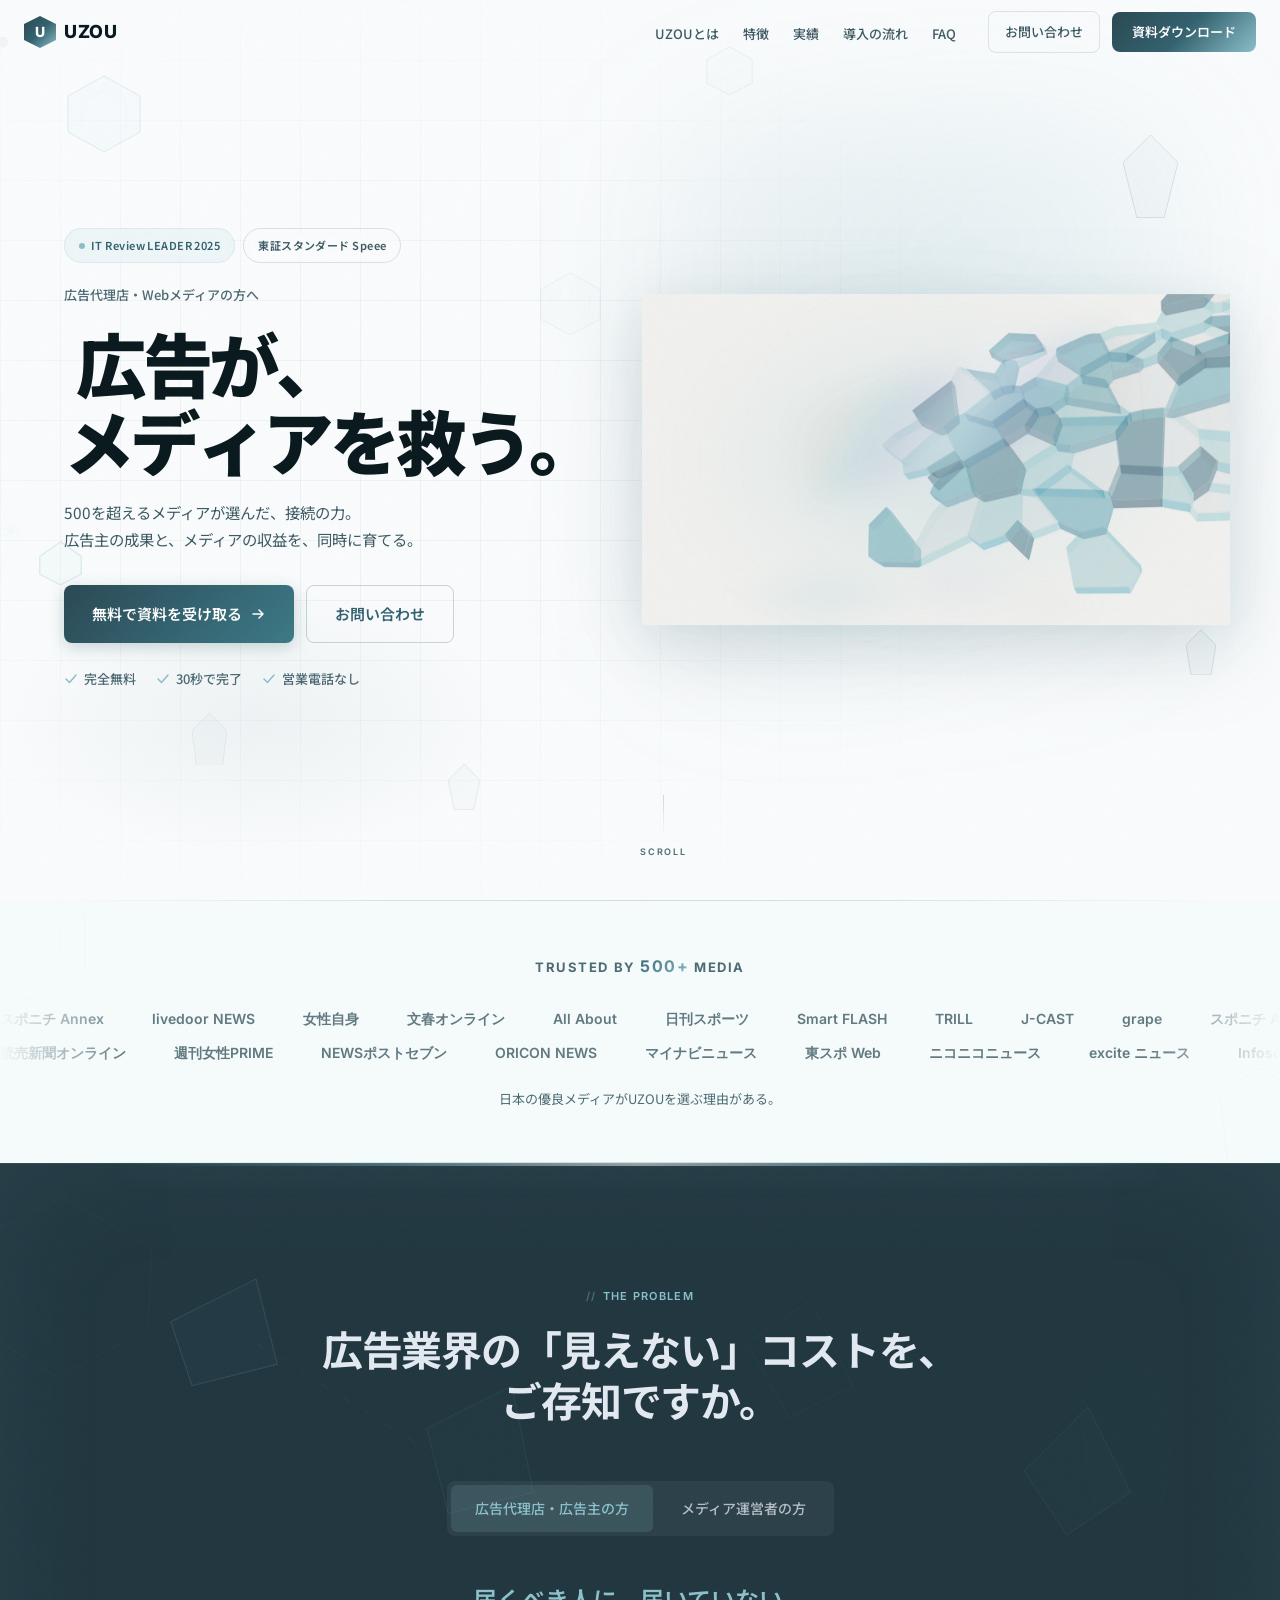
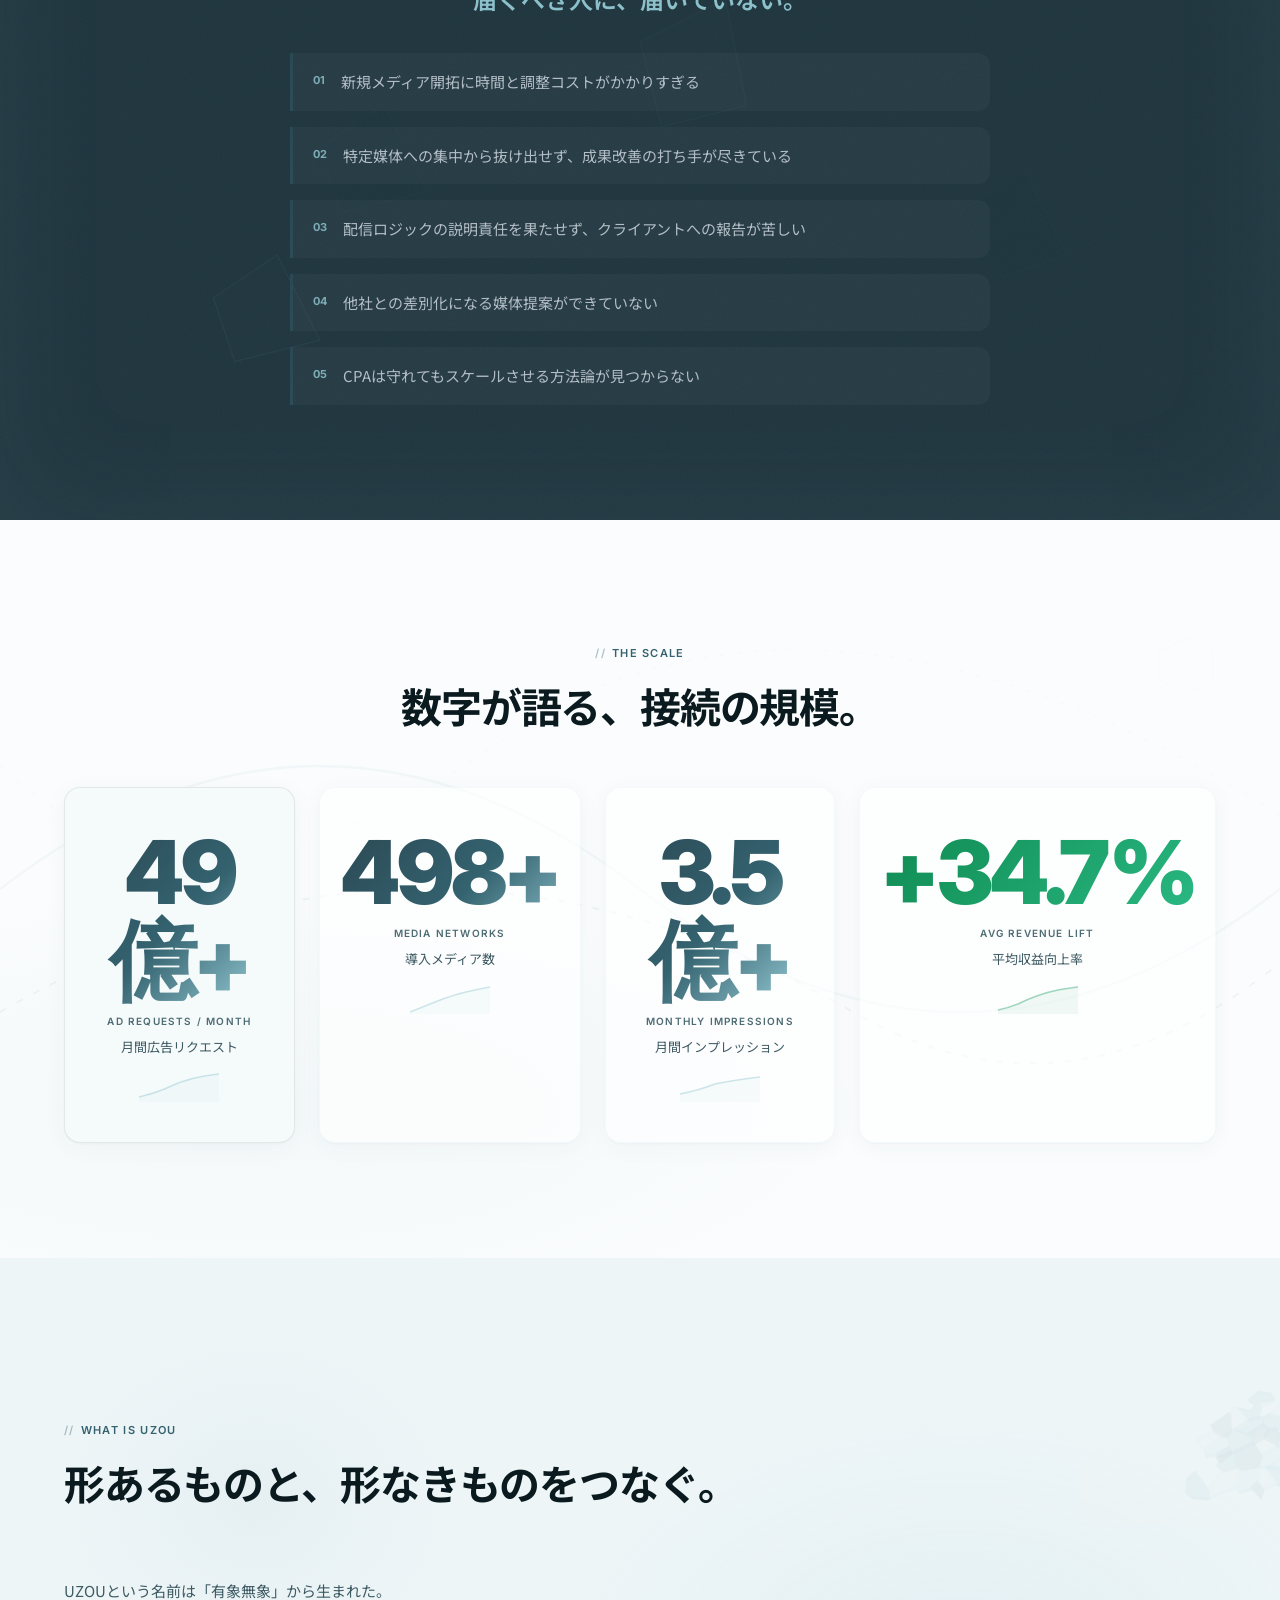
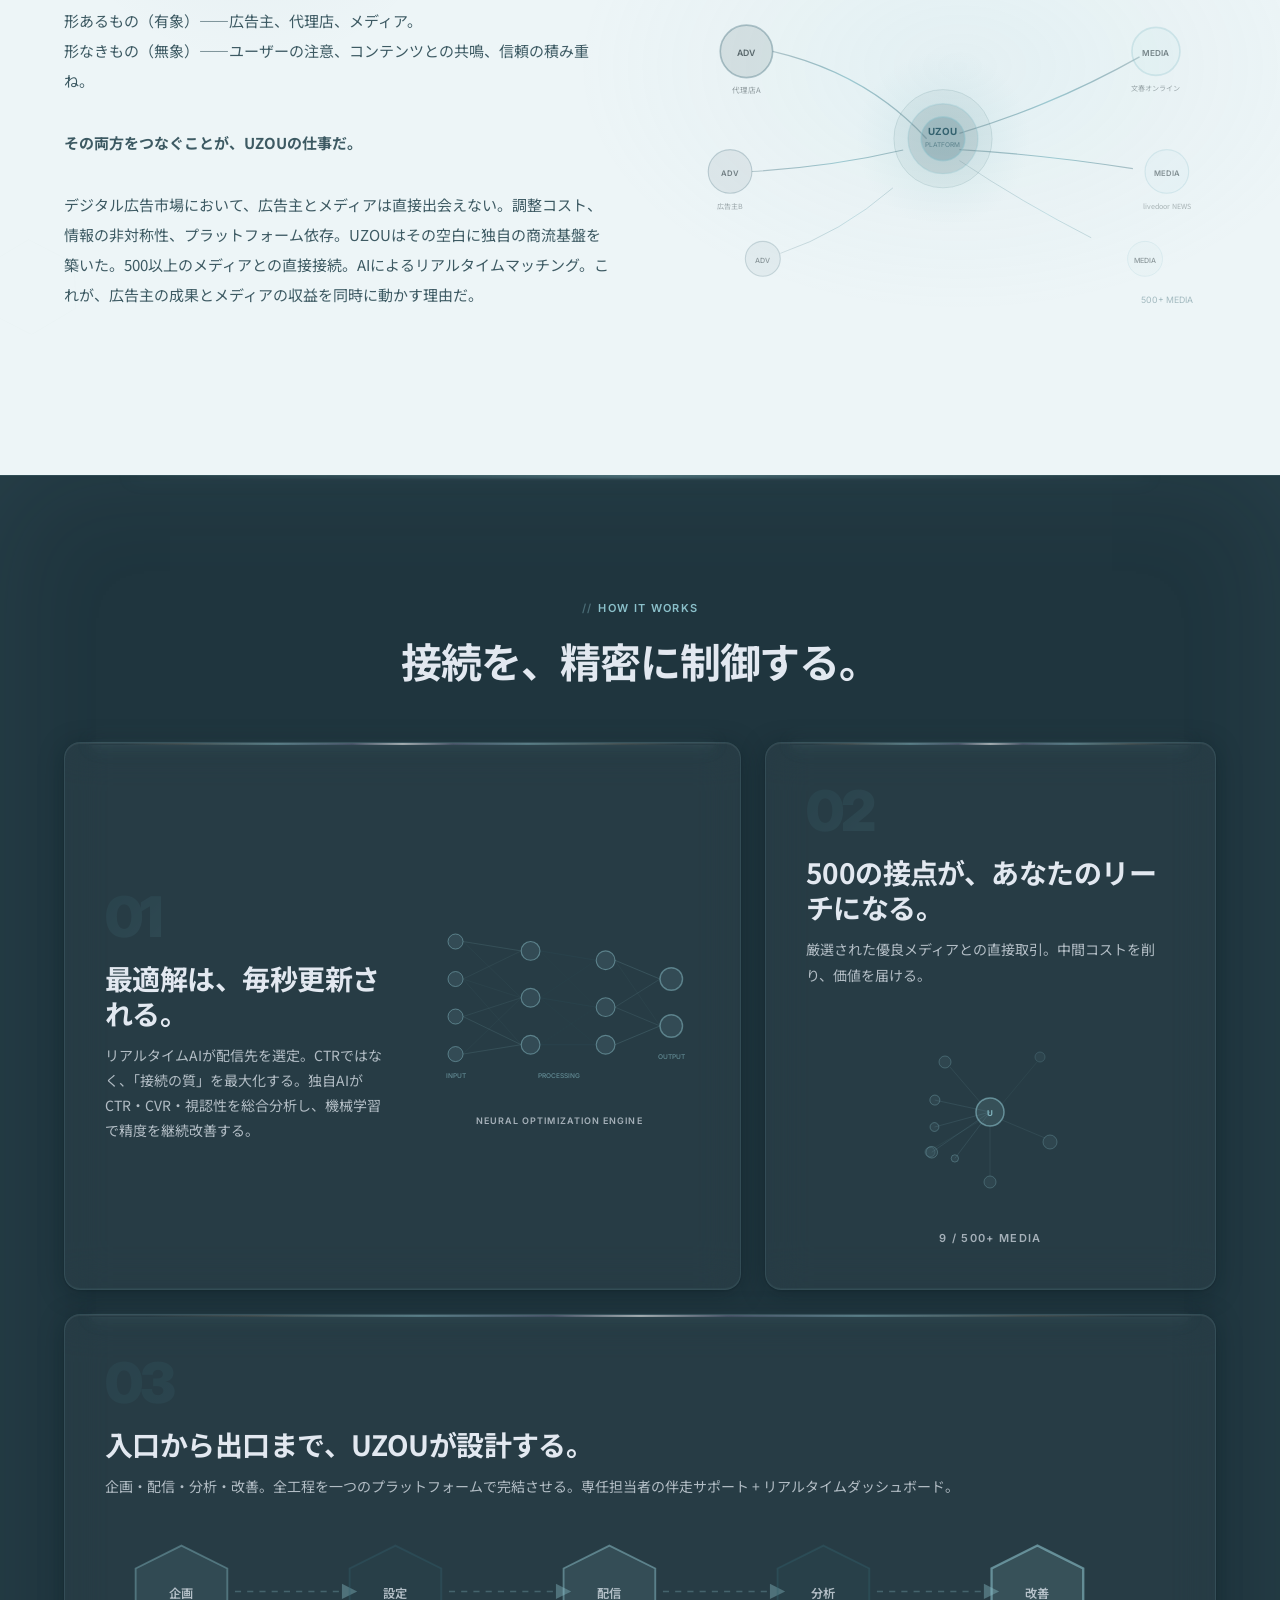
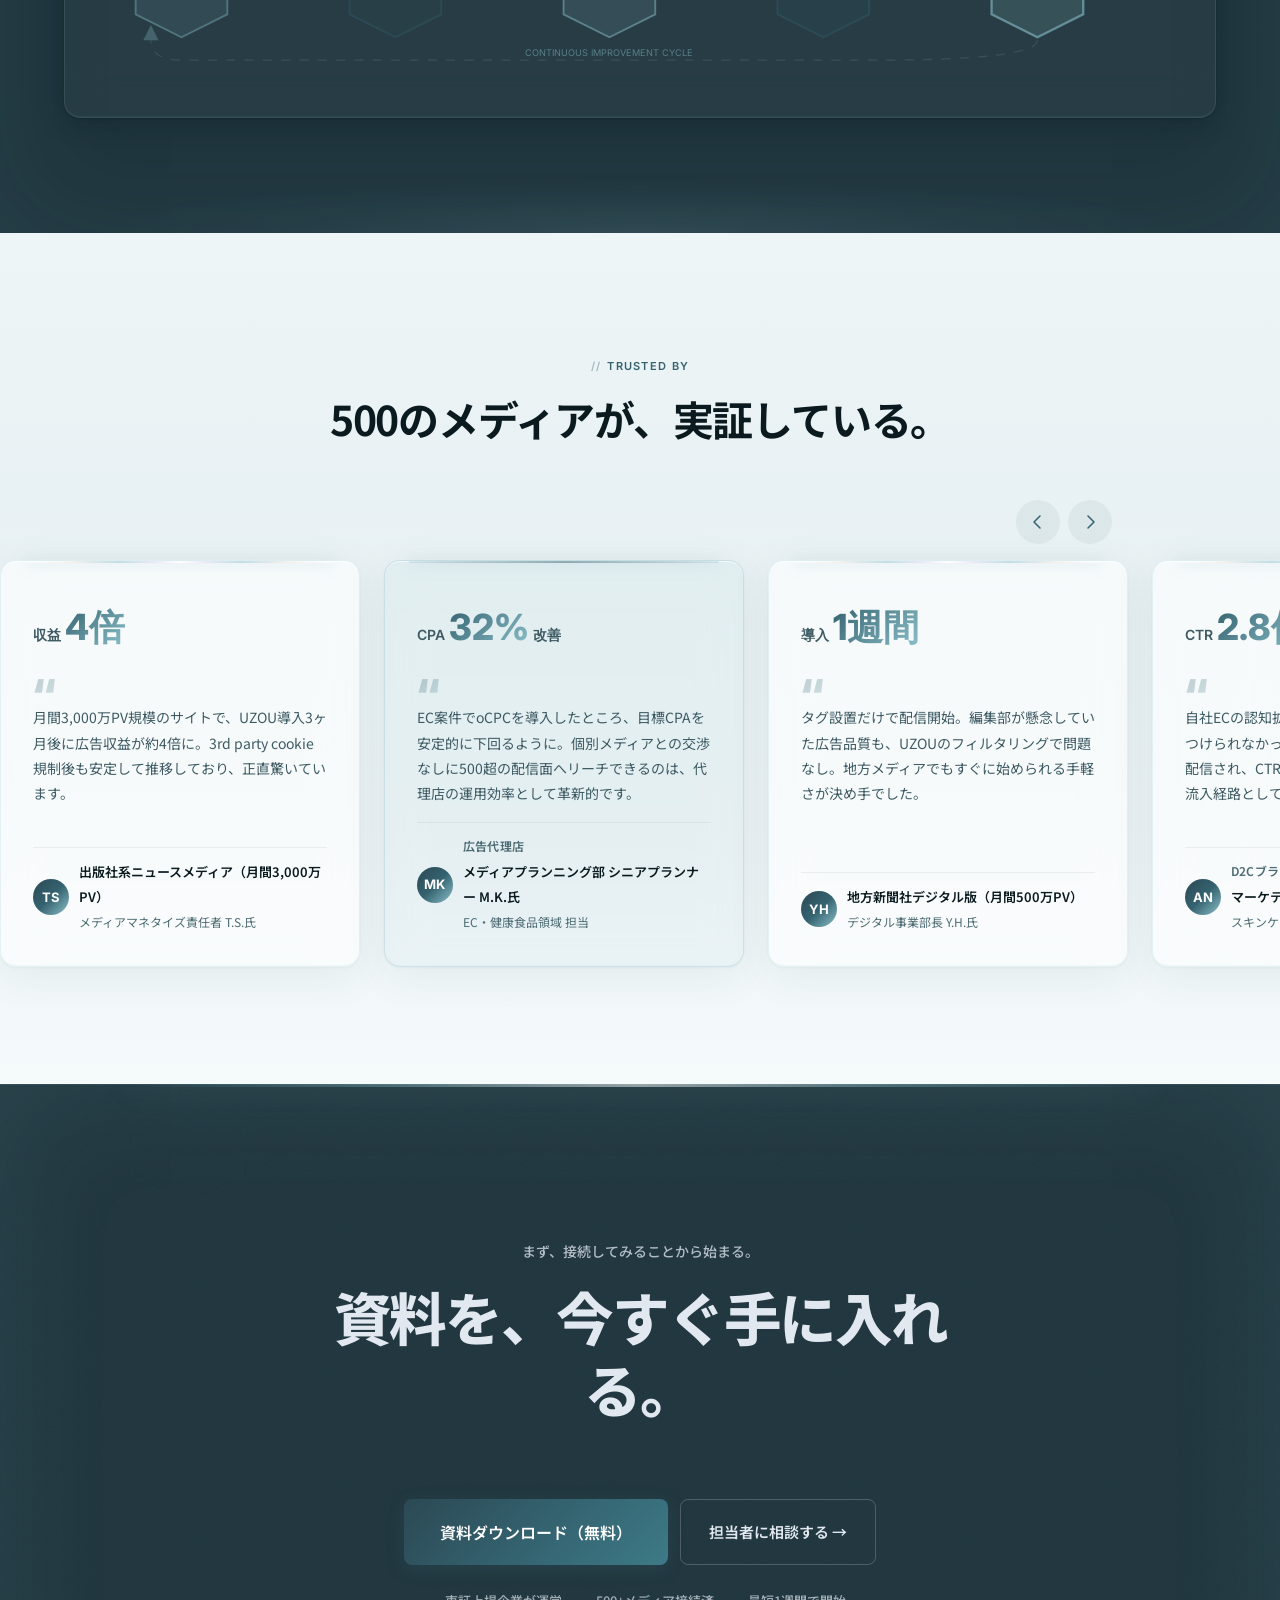
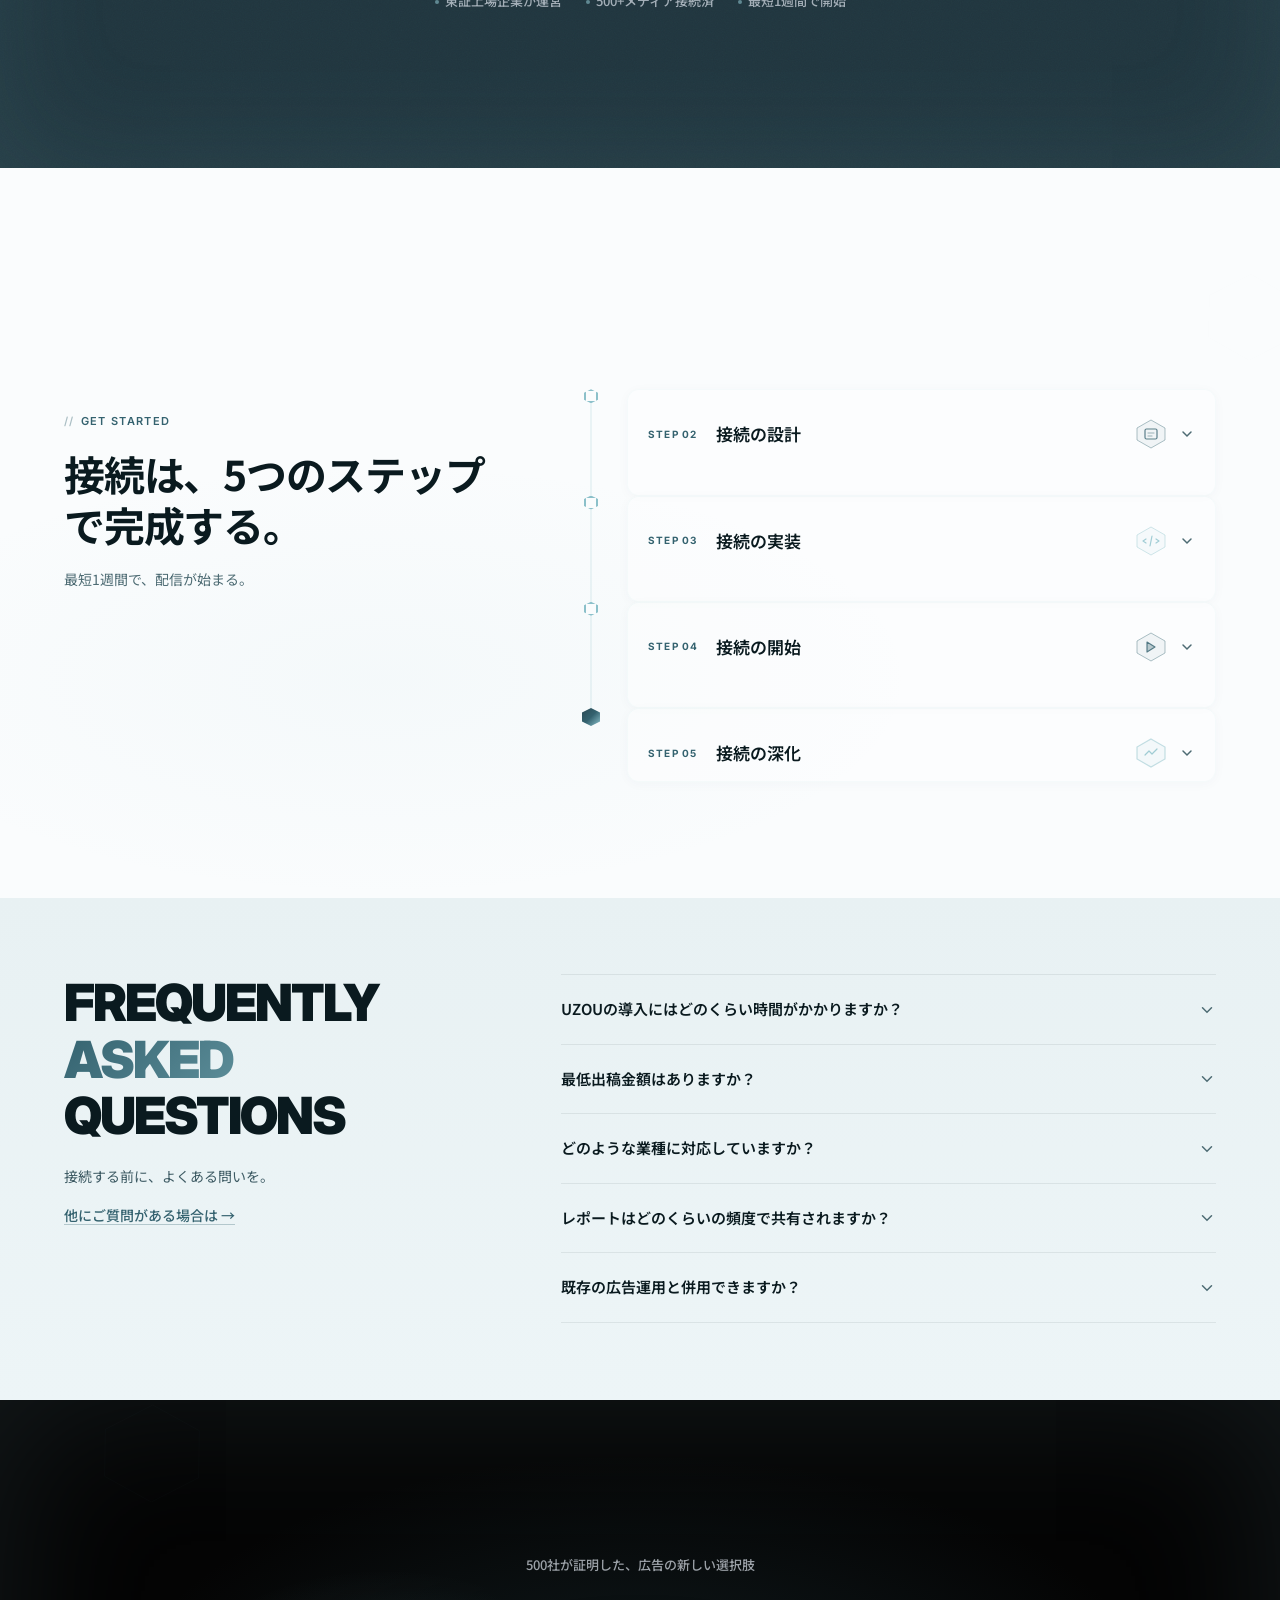
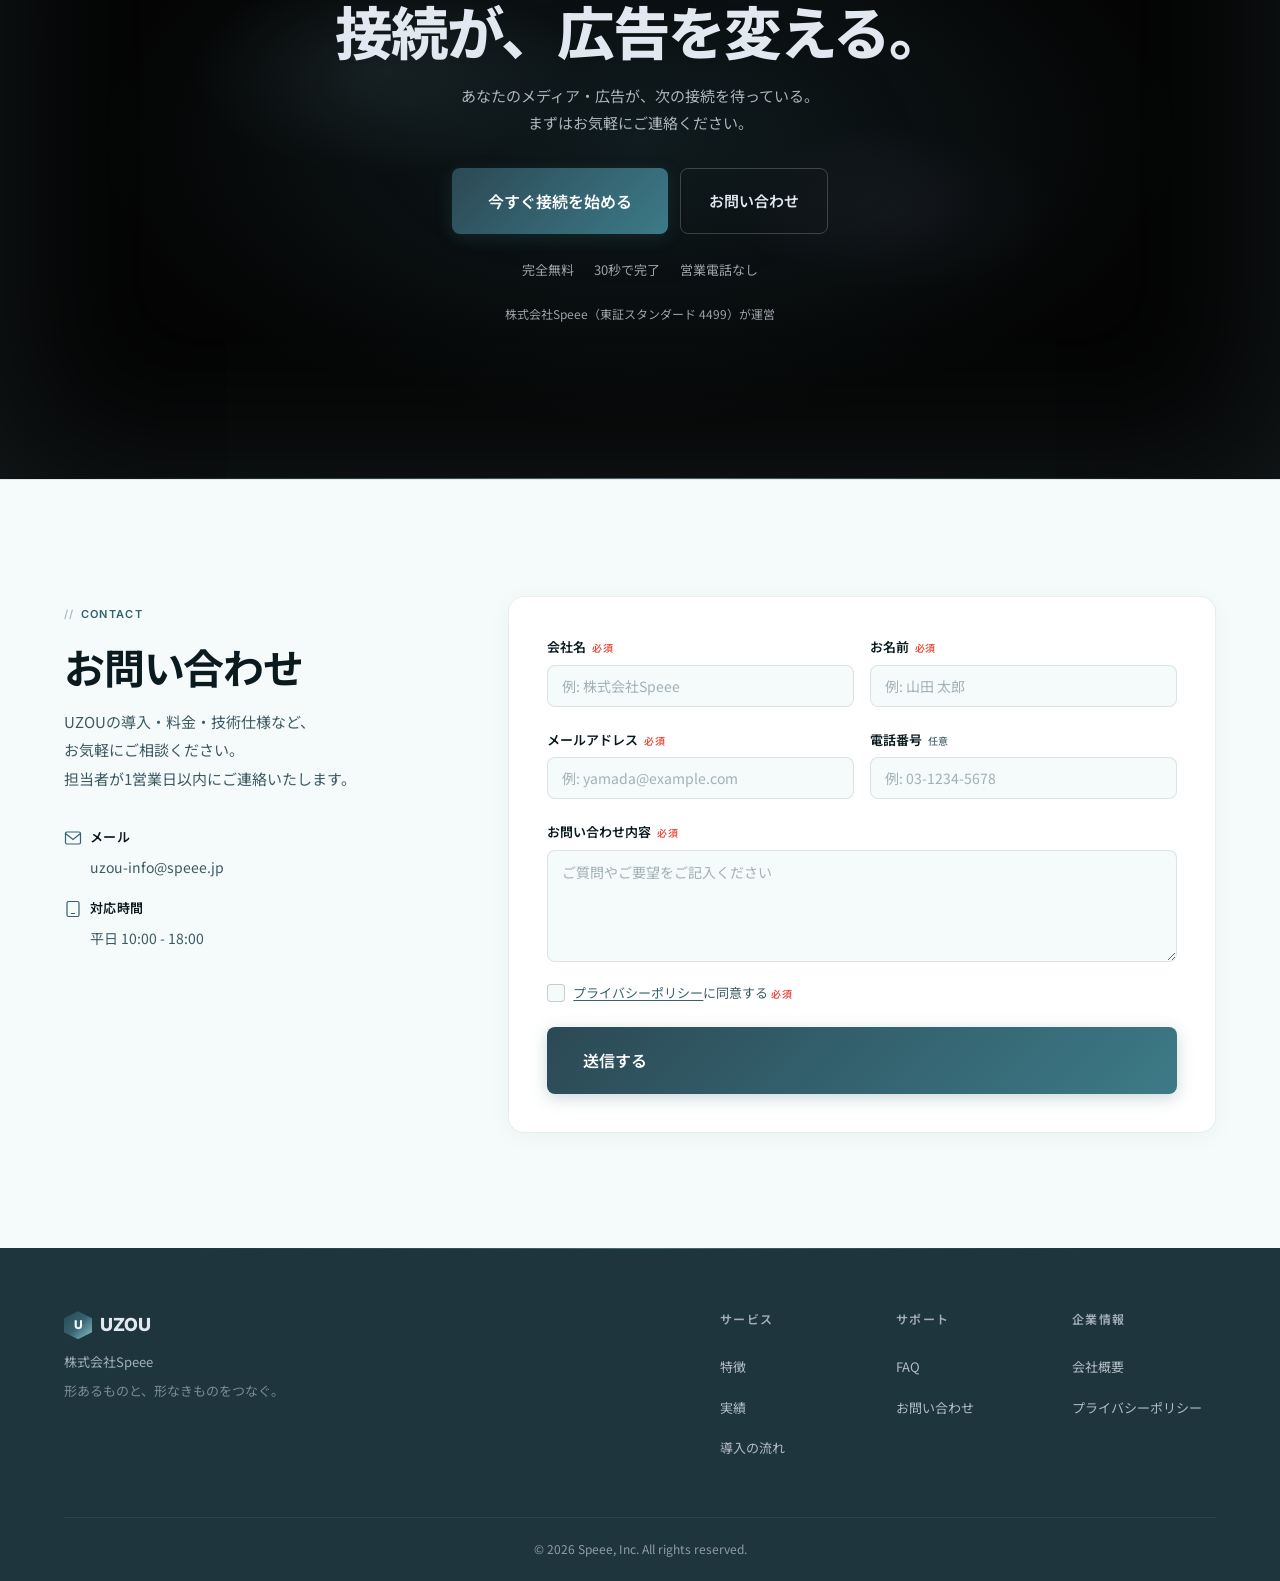
<file: index.html>
<!DOCTYPE html>
<html lang="ja">
<head>
  <meta charset="UTF-8">
  <meta name="viewport" content="width=device-width, initial-scale=1.0">
  <meta name="description" content="UZOU（ウゾウ）は500以上のメディアと直接接続するネイティブ広告配信プラットフォーム。広告主の成果とメディアの収益を同時に育てる、株式会社Speeeが運営する国内最大級の配信基盤。">
  <title>UZOU — 広告が、メディアを救う。| ネイティブ広告配信プラットフォーム by Speee</title>

  <!-- OGP -->
  <meta property="og:title" content="UZOU — 広告が、メディアを救う。">
  <meta property="og:description" content="500を超えるメディアが選んだ、接続の力。広告主の成果とメディアの収益を同時に育てる。">
  <meta property="og:type" content="website">
  <meta property="og:url" content="https://uzou.speee.jp/">
  <meta property="og:image" content="https://uzou.speee.jp/og-image.png">
  <meta property="og:image:width" content="1200">
  <meta property="og:image:height" content="630">

  <!-- Google Fonts -->
  <link rel="preconnect" href="https://fonts.googleapis.com">
  <link rel="preconnect" href="https://fonts.gstatic.com" crossorigin>
  <link href="https://fonts.googleapis.com/css2?family=Inter:wght@400;500;600;700;800;900&family=Noto+Sans+JP:wght@400;500;700;800;900&display=swap" rel="stylesheet">

  <link rel="stylesheet" href="style.css">

  <!-- 構造化データ: FAQPage -->
  <script type="application/ld+json">
  {
    "@context": "https://schema.org",
    "@type": "FAQPage",
    "mainEntity": [
      {
        "@type": "Question",
        "name": "UZOUの導入にはどのくらい時間がかかりますか？",
        "acceptedAnswer": { "@type": "Answer", "text": "最短1週間。タグ設置とアカウント設定のみで完了します。専任担当者が全工程をサポートします。" }
      },
      {
        "@type": "Question",
        "name": "最低出稿金額はありますか？",
        "acceptedAnswer": { "@type": "Answer", "text": "予算やニーズに合わせて柔軟に対応しています。まずはご相談ください。" }
      },
      {
        "@type": "Question",
        "name": "どのような業種に対応していますか？",
        "acceptedAnswer": { "@type": "Answer", "text": "EC、金融、不動産、人材、教育など幅広い業種に対応。500以上のメディアネットワークから各業種に最適な配信先を自動選定します。" }
      },
      {
        "@type": "Question",
        "name": "レポートはどのくらいの頻度で共有されますか？",
        "acceptedAnswer": { "@type": "Answer", "text": "リアルタイムダッシュボードでいつでも確認可能。加えて月次の詳細レポートと改善提案を専任担当者からお届けします。" }
      },
      {
        "@type": "Question",
        "name": "既存の広告運用と併用できますか？",
        "acceptedAnswer": { "@type": "Answer", "text": "可能です。既存チャネルを継続しながら、UZOUを追加の配信チャネルとしてご活用いただけます。" }
      }
    ]
  }
  </script>
</head>
<body>

<!-- カスタムカーソル -->
<div class="cursor" aria-hidden="true">
  <div class="cursor__dot"></div>
  <div class="cursor__ring"></div>
</div>

<a href="#main-content" class="skip-link">メインコンテンツへスキップ</a>

<!-- スクロール進捗バー -->
<div class="scroll-progress" aria-hidden="true"></div>

<!-- グローバル背景Canvas -->
<canvas class="global-canvas" id="global-canvas" aria-hidden="true"></canvas>

<!-- ========================================
  Header
======================================== -->
<header class="header" id="header" role="banner">
  <div class="header__inner">
    <nav class="header__nav" aria-label="メインナビゲーション">
      <a href="#hero" class="header__logo" aria-label="UZOUトップへ">
        <span class="header__logo-mark" aria-hidden="true">U</span>
        <span class="header__logo-text">UZOU</span>
      </a>

      <ul class="header__links" role="list">
        <li><a href="#about" class="header__link">UZOUとは</a></li>
        <li><a href="#features" class="header__link">特徴</a></li>
        <li><a href="#results" class="header__link">実績</a></li>
        <li><a href="#flow" class="header__link">導入の流れ</a></li>
        <li><a href="#faq" class="header__link">FAQ</a></li>
      </ul>

      <div class="header__actions">
        <a href="#contact" class="header__contact">お問い合わせ</a>
        <a href="#download" class="header__cta">資料ダウンロード</a>
      </div>

      <button class="header__hamburger" aria-expanded="false" aria-controls="mobile-menu"
              aria-label="メニューを開く" type="button">
        <span></span><span></span><span></span>
      </button>
    </nav>
  </div>

  <div class="mobile-menu" id="mobile-menu" role="dialog" aria-modal="true"
       aria-hidden="true" aria-label="ナビゲーションメニュー">
    <ul class="mobile-menu__links" role="list">
      <li><a href="#about" class="mobile-menu__link">UZOUとは</a></li>
      <li><a href="#features" class="mobile-menu__link">特徴</a></li>
      <li><a href="#results" class="mobile-menu__link">実績</a></li>
      <li><a href="#flow" class="mobile-menu__link">導入の流れ</a></li>
      <li><a href="#faq" class="mobile-menu__link">FAQ</a></li>
    </ul>
    <a href="#download" class="mobile-menu__cta">資料ダウンロード</a>
  </div>
</header>

<!-- 固定CTAバー -->
<nav class="sticky-cta" aria-label="資料ダウンロード案内">
  <a href="#download" class="sticky-cta__btn">資料ダウンロード</a>
  <a href="#contact" class="sticky-cta__link">お問い合わせ</a>
</nav>

<main id="main-content">

<!-- ========================================
  01. Hero — Crystal Immersion
  フルスクリーン / 浮遊クリスタル装飾 / Canvas
======================================== -->
<section class="hero" id="hero" aria-labelledby="hero-title">
  <!-- 背景レイヤー -->
  <div class="hero__bg" aria-hidden="true">
    <div class="hero__grid"></div>
    <div class="hero__mouse-glow"></div>
  </div>

  <!-- 結晶パーティクル Canvas -->
  <canvas class="hero__particles" id="crystal-particles" aria-hidden="true"></canvas>

  <!-- 浮遊クリスタル装飾（8個） -->
  <div class="hero__floats" aria-hidden="true">
    <svg class="hero__float hero__float--1" viewBox="0 0 80 80" fill="none">
      <polygon points="40,4 76,24 76,60 40,80 4,60 4,24" stroke="rgba(139,192,202,0.25)" stroke-width="1" fill="rgba(139,192,202,0.03)"/>
      <polygon points="40,18 62,30 62,54 40,66 18,54 18,30" stroke="rgba(139,192,202,0.12)" stroke-width="0.5" fill="none"/>
    </svg>
    <svg class="hero__float hero__float--2" viewBox="0 0 60 90" fill="none">
      <polygon points="30,0 60,30 45,90 15,90 0,30" stroke="rgba(52,98,111,0.2)" stroke-width="0.8" fill="rgba(52,98,111,0.02)"/>
    </svg>
    <svg class="hero__float hero__float--3" viewBox="0 0 50 50" fill="none">
      <polygon points="25,2 48,18 48,38 25,50 2,38 2,18" stroke="rgba(139,192,202,0.3)" stroke-width="1.2" fill="rgba(139,192,202,0.04)"/>
    </svg>
    <svg class="hero__float hero__float--4" viewBox="0 0 40 60" fill="none">
      <polygon points="20,0 40,20 35,60 5,60 0,20" stroke="rgba(52,98,111,0.15)" stroke-width="0.6" fill="rgba(52,98,111,0.02)"/>
    </svg>
    <svg class="hero__float hero__float--5" viewBox="0 0 70 70" fill="none">
      <polygon points="35,3 67,21 67,53 35,70 3,53 3,21" stroke="rgba(139,192,202,0.18)" stroke-width="0.8" fill="rgba(139,192,202,0.02)"/>
      <polygon points="35,15 55,26 55,48 35,58 15,48 15,26" stroke="rgba(139,192,202,0.1)" stroke-width="0.4" fill="none"/>
    </svg>
    <svg class="hero__float hero__float--6" viewBox="0 0 30 45" fill="none">
      <polygon points="15,0 30,15 25,45 5,45 0,15" stroke="rgba(52,98,111,0.22)" stroke-width="0.7" fill="rgba(52,98,111,0.03)"/>
    </svg>
    <svg class="hero__float hero__float--7" viewBox="0 0 55 55" fill="none">
      <polygon points="28,2 53,16 53,42 28,55 3,42 3,16" stroke="rgba(139,192,202,0.2)" stroke-width="0.9" fill="rgba(139,192,202,0.02)"/>
    </svg>
    <svg class="hero__float hero__float--8" viewBox="0 0 35 50" fill="none">
      <polygon points="18,0 35,18 28,50 7,50 0,18" stroke="rgba(52,98,111,0.18)" stroke-width="0.6" fill="rgba(52,98,111,0.02)"/>
    </svg>
  </div>

  <div class="hero__container">
    <div class="hero__content">
      <!-- バッジ -->
      <div class="hero__badges" data-reveal data-delay="200">
        <span class="hero__badge">
          <span class="hero__badge-dot" aria-hidden="true"></span>
          IT Review LEADER 2025
        </span>
        <span class="hero__badge hero__badge--outline">東証スタンダード Speee</span>
      </div>

      <p class="hero__target" data-reveal data-delay="300">広告代理店・Webメディアの方へ</p>

      <h1 class="hero__title" id="hero-title" data-reveal="split" data-delay="400">
        広告が、<br>メディアを救う。
      </h1>

      <p class="hero__sub" data-reveal data-delay="700">
        500を超えるメディアが選んだ、接続の力。<br>
        広告主の成果と、メディアの収益を、同時に育てる。
      </p>

      <div class="hero__cta" data-reveal data-delay="900">
        <a href="#download" class="btn btn--primary btn--shimmer btn--magnetic">
          <span>無料で資料を受け取る</span>
          <svg width="16" height="16" viewBox="0 0 16 16" fill="none" aria-hidden="true">
            <path d="M3 8h10M9 4l4 4-4 4" stroke="currentColor" stroke-width="1.5"
                  stroke-linecap="round" stroke-linejoin="round"/>
          </svg>
        </a>
        <a href="#contact" class="btn btn--ghost">お問い合わせ</a>
      </div>

      <ul class="hero__trust" data-reveal data-delay="1000" role="list">
        <li>
          <svg width="14" height="14" viewBox="0 0 14 14" fill="none" aria-hidden="true">
            <path d="M2 7l3.5 3.5L12 3" stroke="currentColor" stroke-width="1.5"
                  stroke-linecap="round" stroke-linejoin="round"/>
          </svg>
          完全無料
        </li>
        <li>
          <svg width="14" height="14" viewBox="0 0 14 14" fill="none" aria-hidden="true">
            <path d="M2 7l3.5 3.5L12 3" stroke="currentColor" stroke-width="1.5"
                  stroke-linecap="round" stroke-linejoin="round"/>
          </svg>
          30秒で完了
        </li>
        <li>
          <svg width="14" height="14" viewBox="0 0 14 14" fill="none" aria-hidden="true">
            <path d="M2 7l3.5 3.5L12 3" stroke="currentColor" stroke-width="1.5"
                  stroke-linecap="round" stroke-linejoin="round"/>
          </svg>
          営業電話なし
        </li>
      </ul>
    </div>

    <!-- 結晶ビジュアル -->
    <div class="hero__visual" aria-hidden="true">
      <img src="assets/crystal-cluster.png" alt="" class="hero__crystal"
           loading="eager" width="720" height="480">
      <div class="hero__crystal-prism"></div>
      <div class="hero__crystal-glow"></div>
      <!-- 結晶周囲の装飾リング -->
      <svg class="hero__crystal-ring" viewBox="0 0 500 500" fill="none">
        <circle cx="250" cy="250" r="220" stroke="rgba(139,192,202,0.08)" stroke-width="1" stroke-dasharray="8 12"/>
        <circle cx="250" cy="250" r="180" stroke="rgba(52,98,111,0.06)" stroke-width="0.5" stroke-dasharray="4 16"/>
        <circle cx="250" cy="250" r="240" stroke="rgba(139,192,202,0.04)" stroke-width="0.5" stroke-dasharray="2 20"/>
      </svg>
    </div>
  </div>

  <!-- スクロールインジケーター -->
  <div class="hero__scroll-hint" data-reveal data-delay="1200" aria-hidden="true">
    <div class="hero__scroll-line"></div>
    <span>SCROLL</span>
  </div>
</section>

<!-- ========================================
  02. Media Trust — 結晶の証明
======================================== -->
<section class="trust" id="media-trust" aria-label="導入メディア実績">
  <!-- 装飾SVG -->
  <svg class="trust__deco trust__deco--left" aria-hidden="true" viewBox="0 0 120 120" fill="none">
    <polygon points="60,5 115,35 115,90 60,120 5,90 5,35" stroke="rgba(139,192,202,0.12)" stroke-width="0.6" fill="none"/>
    <polygon points="60,25 90,42 90,78 60,95 30,78 30,42" stroke="rgba(139,192,202,0.06)" stroke-width="0.3" fill="none"/>
  </svg>
  <svg class="trust__deco trust__deco--right" aria-hidden="true" viewBox="0 0 80 120" fill="none">
    <polygon points="40,0 80,25 70,120 10,120 0,25" stroke="rgba(52,98,111,0.1)" stroke-width="0.5" fill="none"/>
  </svg>

  <div class="trust__inner">
    <p class="trust__label">TRUSTED BY <span>500+</span> MEDIA</p>

    <p class="sr-only">導入メディア例: スポニチ Annex、livedoor NEWS、女性自身、文春オンライン、All About、日刊スポーツ、Smart FLASH、TRILL、J-CAST、grape、読売新聞オンライン、週刊女性PRIME、NEWSポストセブン、ORICON NEWS、マイナビニュース、東スポ Web、ニコニコニュース、excite ニュース、Infoseek ニュース、Walkerplus</p>

    <div class="trust__marquee" aria-hidden="true">
      <div class="trust__track">
        <span>スポニチ Annex</span><span>livedoor NEWS</span><span>女性自身</span>
        <span>文春オンライン</span><span>All About</span><span>日刊スポーツ</span>
        <span>Smart FLASH</span><span>TRILL</span><span>J-CAST</span><span>grape</span>
        <span>スポニチ Annex</span><span>livedoor NEWS</span><span>女性自身</span>
        <span>文春オンライン</span><span>All About</span><span>日刊スポーツ</span>
        <span>Smart FLASH</span><span>TRILL</span><span>J-CAST</span><span>grape</span>
      </div>
    </div>
    <div class="trust__marquee trust__marquee--reverse" aria-hidden="true">
      <div class="trust__track">
        <span>読売新聞オンライン</span><span>週刊女性PRIME</span><span>NEWSポストセブン</span>
        <span>ORICON NEWS</span><span>マイナビニュース</span><span>東スポ Web</span>
        <span>ニコニコニュース</span><span>excite ニュース</span><span>Infoseek ニュース</span>
        <span>Walkerplus</span>
        <span>読売新聞オンライン</span><span>週刊女性PRIME</span><span>NEWSポストセブン</span>
        <span>ORICON NEWS</span><span>マイナビニュース</span><span>東スポ Web</span>
        <span>ニコニコニュース</span><span>excite ニュース</span><span>Infoseek ニュース</span>
        <span>Walkerplus</span>
      </div>
    </div>

    <p class="trust__caption">日本の優良メディアがUZOUを選ぶ理由がある。</p>
  </div>
</section>

<!-- ========================================
  03. Problem — 結晶化前の混沌（ダーク）
======================================== -->
<section class="problem" id="solution" aria-labelledby="problem-title">
  <!-- 混沌Canvasアニメーション -->
  <canvas class="problem__canvas" id="chaos-canvas" aria-hidden="true"></canvas>

  <!-- SVGポリゴン装飾（多数） -->
  <div class="problem__decos" aria-hidden="true">
    <svg class="problem__deco problem__deco--1" viewBox="0 0 200 200" fill="none">
      <polygon points="100,10 190,60 190,140 100,190 10,140 10,60" stroke="rgba(139,192,202,0.15)" stroke-width="0.5" fill="none"/>
      <polygon points="100,40 160,70 160,130 100,160 40,130 40,70" stroke="rgba(139,192,202,0.08)" stroke-width="0.3" fill="none"/>
    </svg>
    <svg class="problem__deco problem__deco--2" viewBox="0 0 160 160" fill="none">
      <polygon points="80,5 155,45 155,115 80,155 5,115 5,45" stroke="rgba(139,192,202,0.12)" stroke-width="0.4" fill="none"/>
    </svg>
    <svg class="problem__deco problem__deco--3" viewBox="0 0 100 150" fill="none">
      <polygon points="50,0 100,40 85,150 15,150 0,40" stroke="rgba(139,192,202,0.1)" stroke-width="0.5" fill="rgba(139,192,202,0.02)"/>
    </svg>
    <svg class="problem__deco problem__deco--4" viewBox="0 0 120 120" fill="none">
      <polygon points="60,5 115,35 115,90 60,120 5,90 5,35" stroke="rgba(52,98,111,0.15)" stroke-width="0.6" fill="none"/>
    </svg>
    <svg class="problem__deco problem__deco--5" viewBox="0 0 80 80" fill="none">
      <polygon points="40,3 77,22 77,62 40,80 3,62 3,22" stroke="rgba(139,192,202,0.08)" stroke-width="0.4" fill="none"/>
    </svg>
  </div>

  <!-- 混沌SVGイラスト -->
  <svg class="problem__chaos-illust" aria-hidden="true" viewBox="0 0 600 400" fill="none">
    <!-- 散乱するデータ破片 -->
    <g class="problem__frags">
      <polygon points="80,50 120,30 130,70 90,80" stroke="rgba(139,192,202,0.3)" stroke-width="0.5" fill="rgba(139,192,202,0.05)"/>
      <polygon points="200,100 240,80 250,130 210,140" stroke="rgba(139,192,202,0.2)" stroke-width="0.4" fill="rgba(139,192,202,0.03)"/>
      <polygon points="350,60 380,40 400,80 370,95" stroke="rgba(52,98,111,0.25)" stroke-width="0.5" fill="rgba(52,98,111,0.04)"/>
      <polygon points="480,120 510,90 530,130 500,150" stroke="rgba(139,192,202,0.2)" stroke-width="0.4" fill="rgba(139,192,202,0.03)"/>
      <polygon points="150,250 180,230 200,270 160,280" stroke="rgba(52,98,111,0.2)" stroke-width="0.4" fill="rgba(52,98,111,0.03)"/>
      <polygon points="300,200 340,180 350,230 310,240" stroke="rgba(139,192,202,0.15)" stroke-width="0.3" fill="rgba(139,192,202,0.02)"/>
      <polygon points="450,280 480,260 500,300 470,310" stroke="rgba(52,98,111,0.2)" stroke-width="0.4" fill="rgba(52,98,111,0.03)"/>
      <polygon points="100,320 130,300 150,340 110,350" stroke="rgba(139,192,202,0.18)" stroke-width="0.4" fill="rgba(139,192,202,0.02)"/>
    </g>
    <!-- 壊れた接続線 -->
    <g class="problem__broken-lines">
      <line x1="120" y1="60" x2="200" y2="110" stroke="rgba(139,192,202,0.1)" stroke-width="0.5" stroke-dasharray="4 8"/>
      <line x1="250" y1="120" x2="350" y2="70" stroke="rgba(139,192,202,0.08)" stroke-width="0.4" stroke-dasharray="3 10"/>
      <line x1="390" y1="80" x2="480" y2="130" stroke="rgba(52,98,111,0.1)" stroke-width="0.5" stroke-dasharray="5 12"/>
      <line x1="180" y1="250" x2="300" y2="210" stroke="rgba(139,192,202,0.08)" stroke-width="0.3" stroke-dasharray="4 8"/>
      <line x1="340" y1="220" x2="450" y2="280" stroke="rgba(52,98,111,0.08)" stroke-width="0.4" stroke-dasharray="3 10"/>
    </g>
  </svg>

  <div class="container">
    <div class="problem__header" data-reveal>
      <span class="section-tag"><span aria-hidden="true">//</span> THE PROBLEM</span>
      <h2 class="section-heading section-heading--light" id="problem-title">
        広告業界の「見えない」コストを、<br>ご存知ですか。
      </h2>
    </div>

    <div class="problem__tabs" role="tablist" aria-label="ターゲット選択">
      <button class="problem__tab is-active" role="tab" aria-selected="true"
              aria-controls="tab-adv" id="tab-btn-adv">広告代理店・広告主の方</button>
      <button class="problem__tab" role="tab" aria-selected="false"
              aria-controls="tab-pub" id="tab-btn-pub">メディア運営者の方</button>
    </div>

    <div class="problem__panel is-active" id="tab-adv" role="tabpanel"
         aria-labelledby="tab-btn-adv" tabindex="0">
      <p class="problem__lead">届くべき人に、届いていない。</p>
      <ol class="problem__list" role="list" data-reveal="stagger">
        <li><span aria-hidden="true">01</span><div>新規メディア開拓に時間と調整コストがかかりすぎる</div></li>
        <li><span aria-hidden="true">02</span><div>特定媒体への集中から抜け出せず、成果改善の打ち手が尽きている</div></li>
        <li><span aria-hidden="true">03</span><div>配信ロジックの説明責任を果たせず、クライアントへの報告が苦しい</div></li>
        <li><span aria-hidden="true">04</span><div>他社との差別化になる媒体提案ができていない</div></li>
        <li><span aria-hidden="true">05</span><div>CPAは守れてもスケールさせる方法論が見つからない</div></li>
      </ol>
    </div>

    <div class="problem__panel" id="tab-pub" role="tabpanel"
         aria-labelledby="tab-btn-pub" tabindex="0" hidden>
      <p class="problem__lead">収益の天井が、見えない。</p>
      <ol class="problem__list" role="list" data-reveal="stagger">
        <li><span aria-hidden="true">01</span><div>広告収益が頭打ち。次の成長策が見えない</div></li>
        <li><span aria-hidden="true">02</span><div>サードパーティCookie廃止後の収益構造が不安定になっている</div></li>
        <li><span aria-hidden="true">03</span><div>新施策を試したいが、検証できるリソースがない</div></li>
        <li><span aria-hidden="true">04</span><div>特定プラットフォームへの依存度を下げられない</div></li>
        <li><span aria-hidden="true">05</span><div>持っているデータを収益につなげる方法がわからない</div></li>
      </ol>
    </div>
  </div>
</section>

<!-- ========================================
  04. Scale — 結晶の規模
======================================== -->
<section class="scale" id="results" aria-labelledby="scale-title">
  <!-- SVGデータフロー装飾 -->
  <svg class="scale__flow" aria-hidden="true" viewBox="0 0 1200 300" fill="none" preserveAspectRatio="none">
    <path d="M0 150 Q300 50 600 150 Q900 250 1200 150" stroke="rgba(139,192,202,0.08)" stroke-width="1"/>
    <path d="M0 200 Q400 100 800 200 Q1000 250 1200 180" stroke="rgba(52,98,111,0.06)" stroke-width="0.8" stroke-dasharray="6 10"/>
    <path d="M0 100 Q200 180 500 80 Q800 10 1200 120" stroke="rgba(139,192,202,0.04)" stroke-width="0.6" stroke-dasharray="4 12"/>
  </svg>

  <!-- 浮遊装飾 -->
  <div class="scale__decos" aria-hidden="true">
    <svg class="scale__deco scale__deco--1" viewBox="0 0 60 60" fill="none">
      <polygon points="30,3 57,18 57,45 30,60 3,45 3,18" stroke="rgba(139,192,202,0.12)" stroke-width="0.5" fill="none"/>
    </svg>
    <svg class="scale__deco scale__deco--2" viewBox="0 0 40 60" fill="none">
      <polygon points="20,0 40,18 35,60 5,60 0,18" stroke="rgba(52,98,111,0.1)" stroke-width="0.4" fill="none"/>
    </svg>
    <svg class="scale__deco scale__deco--3" viewBox="0 0 50 50" fill="none">
      <polygon points="25,2 48,16 48,38 25,50 2,38 2,16" stroke="rgba(139,192,202,0.08)" stroke-width="0.4" fill="none"/>
    </svg>
  </div>

  <div class="container">
    <div class="scale__header" data-reveal>
      <span class="section-tag"><span aria-hidden="true">//</span> THE SCALE</span>
      <h2 class="section-heading" id="scale-title">数字が語る、接続の規模。</h2>
    </div>

    <div class="scale__grid" data-reveal="stagger">
      <div class="scale__item scale__item--hero">
        <span class="scale__number" data-count="50" data-suffix="億+">50億+</span>
        <span class="scale__unit">AD REQUESTS / MONTH</span>
        <span class="scale__label">月間広告リクエスト</span>
        <!-- ミニトレンドライン -->
        <svg class="scale__trend" viewBox="0 0 80 30" fill="none" aria-hidden="true">
          <path d="M0 25 Q20 20 30 15 Q50 5 80 2" stroke="rgba(139,192,202,0.4)" stroke-width="1.5" stroke-linecap="round" class="scale__trend-line"/>
          <path d="M0 25 Q20 20 30 15 Q50 5 80 2 L80 30 L0 30Z" fill="rgba(139,192,202,0.06)"/>
        </svg>
      </div>
      <div class="scale__item">
        <span class="scale__number" data-count="500" data-suffix="+">500+</span>
        <span class="scale__unit">MEDIA NETWORKS</span>
        <span class="scale__label">導入メディア数</span>
        <svg class="scale__trend" viewBox="0 0 80 30" fill="none" aria-hidden="true">
          <path d="M0 28 Q15 22 25 18 Q45 10 65 6 Q75 4 80 3" stroke="rgba(139,192,202,0.4)" stroke-width="1.5" stroke-linecap="round" class="scale__trend-line"/>
          <path d="M0 28 Q15 22 25 18 Q45 10 65 6 Q75 4 80 3 L80 30 L0 30Z" fill="rgba(139,192,202,0.06)"/>
        </svg>
      </div>
      <div class="scale__item">
        <span class="scale__number" data-count="3.5" data-suffix="億+" data-decimal="1">3.5億+</span>
        <span class="scale__unit">MONTHLY IMPRESSIONS</span>
        <span class="scale__label">月間インプレッション</span>
        <svg class="scale__trend" viewBox="0 0 80 30" fill="none" aria-hidden="true">
          <path d="M0 22 Q20 18 35 12 Q55 8 80 5" stroke="rgba(139,192,202,0.4)" stroke-width="1.5" stroke-linecap="round" class="scale__trend-line"/>
          <path d="M0 22 Q20 18 35 12 Q55 8 80 5 L80 30 L0 30Z" fill="rgba(139,192,202,0.06)"/>
        </svg>
      </div>
      <div class="scale__item">
        <span class="scale__number scale__number--accent" data-count="34.8" data-prefix="+" data-suffix="%" data-decimal="1">+34.8%</span>
        <span class="scale__unit">AVG REVENUE LIFT</span>
        <span class="scale__label">平均収益向上率</span>
        <svg class="scale__trend" viewBox="0 0 80 30" fill="none" aria-hidden="true">
          <path d="M0 26 Q10 24 20 20 Q40 10 60 6 Q72 4 80 3" stroke="rgba(26,155,95,0.4)" stroke-width="1.5" stroke-linecap="round" class="scale__trend-line"/>
          <path d="M0 26 Q10 24 20 20 Q40 10 60 6 Q72 4 80 3 L80 30 L0 30Z" fill="rgba(26,155,95,0.06)"/>
        </svg>
      </div>
    </div>
  </div>
</section>

<!-- ========================================
  05. About — 結晶の起源
======================================== -->
<section class="about" id="about" aria-labelledby="about-title">
  <!-- 結晶フラグメント装飾 -->
  <div class="about__crystal-frag" aria-hidden="true">
    <img src="assets/crystal-cluster.png" alt="" loading="lazy">
  </div>

  <!-- 浮遊装飾 -->
  <div class="about__decos" aria-hidden="true">
    <svg class="about__deco about__deco--1" viewBox="0 0 100 100" fill="none">
      <polygon points="50,5 95,30 95,75 50,100 5,75 5,30" stroke="rgba(52,98,111,0.08)" stroke-width="0.5" fill="none"/>
    </svg>
    <svg class="about__deco about__deco--2" viewBox="0 0 60 90" fill="none">
      <polygon points="30,0 60,30 50,90 10,90 0,30" stroke="rgba(139,192,202,0.06)" stroke-width="0.4" fill="none"/>
    </svg>
  </div>

  <div class="container">
    <div class="about__header" data-reveal>
      <span class="section-tag"><span aria-hidden="true">//</span> WHAT IS UZOU</span>
      <h2 class="section-heading" id="about-title">形あるものと、形なきものをつなぐ。</h2>
    </div>

    <div class="about__grid">
      <div class="about__text" data-reveal data-delay="100">
        <p>UZOUという名前は「有象無象」から生まれた。<br>
        形あるもの（有象）——広告主、代理店、メディア。<br>
        形なきもの（無象）——ユーザーの注意、コンテンツとの共鳴、信頼の積み重ね。</p>
        <p class="about__highlight">その両方をつなぐことが、UZOUの仕事だ。</p>
        <p>デジタル広告市場において、広告主とメディアは直接出会えない。調整コスト、情報の非対称性、プラットフォーム依存。UZOUはその空白に独自の商流基盤を築いた。500以上のメディアとの直接接続。AIによるリアルタイムマッチング。これが、広告主の成果とメディアの収益を同時に動かす理由だ。</p>
      </div>

      <!-- プラットフォーム接続図（強化版） -->
      <div class="about__diagram" data-reveal data-delay="300">
        <svg class="about__svg" viewBox="0 0 500 320" fill="none"
             role="img" aria-label="広告主・UZOU・メディアの接続図">
          <defs>
            <linearGradient id="line-grad" x1="0%" y1="0%" x2="100%" y2="0%">
              <stop offset="0%" stop-color="#34626F" stop-opacity="0.3"/>
              <stop offset="50%" stop-color="#8BC0CA" stop-opacity="0.8"/>
              <stop offset="100%" stop-color="#34626F" stop-opacity="0.3"/>
            </linearGradient>
            <radialGradient id="node-glow">
              <stop offset="0%" stop-color="rgba(139,192,202,0.2)"/>
              <stop offset="100%" stop-color="rgba(139,192,202,0)"/>
            </radialGradient>
          </defs>

          <!-- 背景パルスリング -->
          <circle cx="250" cy="160" r="80" fill="url(#node-glow)" class="about__pulse-ring"/>

          <!-- 広告主ノード -->
          <g class="about__node" data-node="adv">
            <circle cx="70" cy="80" r="24" fill="rgba(43,73,84,0.12)" stroke="rgba(52,98,111,0.35)" stroke-width="1.5"/>
            <text x="70" y="84" text-anchor="middle" fill="rgba(10,26,31,0.6)" font-size="8" font-family="Inter" font-weight="600">ADV</text>
            <text x="70" y="118" text-anchor="middle" fill="rgba(10,26,31,0.4)" font-size="7" font-family="'Noto Sans JP'">代理店A</text>
          </g>
          <g class="about__node" data-node="adv">
            <circle cx="55" cy="190" r="20" fill="rgba(43,73,84,0.08)" stroke="rgba(52,98,111,0.25)" stroke-width="1"/>
            <text x="55" y="194" text-anchor="middle" fill="rgba(10,26,31,0.5)" font-size="7" font-family="Inter" font-weight="600">ADV</text>
            <text x="55" y="224" text-anchor="middle" fill="rgba(10,26,31,0.35)" font-size="6.5" font-family="'Noto Sans JP'">広告主B</text>
          </g>
          <g class="about__node" data-node="adv">
            <circle cx="85" cy="270" r="16" fill="rgba(43,73,84,0.06)" stroke="rgba(52,98,111,0.2)" stroke-width="1"/>
            <text x="85" y="274" text-anchor="middle" fill="rgba(10,26,31,0.4)" font-size="6.5" font-family="Inter" font-weight="500">ADV</text>
          </g>

          <!-- 接続線 -->
          <g class="about__lines">
            <path class="about__line" d="M 94 80 Q 180 100 235 160" stroke="url(#line-grad)" stroke-width="1.2" stroke-dasharray="180" stroke-dashoffset="180"/>
            <path class="about__line" d="M 75 190 Q 160 185 235 165" stroke="url(#line-grad)" stroke-width="1" stroke-dasharray="140" stroke-dashoffset="140"/>
            <path class="about__line" d="M 101 265 Q 175 240 235 175" stroke="url(#line-grad)" stroke-width="0.8" stroke-dasharray="120" stroke-dashoffset="120" opacity="0.6"/>
            <path class="about__line" d="M 265 155 Q 350 130 430 85" stroke="url(#line-grad)" stroke-width="1.2" stroke-dasharray="180" stroke-dashoffset="180"/>
            <path class="about__line" d="M 265 170 Q 350 175 440 190" stroke="url(#line-grad)" stroke-width="1" stroke-dasharray="160" stroke-dashoffset="160"/>
            <path class="about__line" d="M 265 180 Q 340 230 425 270" stroke="url(#line-grad)" stroke-width="0.8" stroke-dasharray="140" stroke-dashoffset="140" opacity="0.6"/>
          </g>

          <!-- データパーティクル（接続線上を移動する小さな点） -->
          <g class="about__data-particles">
            <circle r="2" fill="rgba(139,192,202,0.6)" class="about__data-dot about__data-dot--1"/>
            <circle r="2" fill="rgba(139,192,202,0.5)" class="about__data-dot about__data-dot--2"/>
            <circle r="1.5" fill="rgba(139,192,202,0.4)" class="about__data-dot about__data-dot--3"/>
          </g>

          <!-- UZOUコア -->
          <g class="about__core">
            <circle cx="250" cy="160" r="45" fill="rgba(52,98,111,0.06)" stroke="rgba(52,98,111,0.15)" stroke-width="0.8"/>
            <circle cx="250" cy="160" r="32" fill="rgba(43,73,84,0.12)" stroke="rgba(139,192,202,0.3)" stroke-width="1.2"/>
            <circle cx="250" cy="160" r="20" fill="rgba(52,98,111,0.2)" stroke="rgba(139,192,202,0.5)" stroke-width="1.5"/>
            <text x="250" y="157" text-anchor="middle" fill="#34626F" font-size="9" font-family="Inter" font-weight="700">UZOU</text>
            <text x="250" y="168" text-anchor="middle" fill="rgba(52,98,111,0.6)" font-size="6" font-family="Inter">PLATFORM</text>
          </g>

          <!-- メディアノード -->
          <g class="about__node" data-node="media">
            <circle cx="445" cy="80" r="22" fill="rgba(139,192,202,0.06)" stroke="rgba(139,192,202,0.3)" stroke-width="1.5"/>
            <text x="445" y="84" text-anchor="middle" fill="rgba(10,26,31,0.5)" font-size="7.5" font-family="Inter" font-weight="600">MEDIA</text>
            <text x="445" y="116" text-anchor="middle" fill="rgba(10,26,31,0.35)" font-size="6.5" font-family="'Noto Sans JP'">文春オンライン</text>
          </g>
          <g class="about__node" data-node="media">
            <circle cx="455" cy="190" r="20" fill="rgba(139,192,202,0.05)" stroke="rgba(139,192,202,0.25)" stroke-width="1"/>
            <text x="455" y="194" text-anchor="middle" fill="rgba(10,26,31,0.45)" font-size="7" font-family="Inter" font-weight="600">MEDIA</text>
            <text x="455" y="224" text-anchor="middle" fill="rgba(10,26,31,0.3)" font-size="6.5" font-family="'Noto Sans JP'">livedoor NEWS</text>
          </g>
          <g class="about__node" data-node="media">
            <circle cx="435" cy="270" r="16" fill="rgba(139,192,202,0.04)" stroke="rgba(139,192,202,0.2)" stroke-width="0.8"/>
            <text x="435" y="274" text-anchor="middle" fill="rgba(10,26,31,0.4)" font-size="6.5" font-family="Inter" font-weight="500">MEDIA</text>
          </g>
          <text x="455" y="310" text-anchor="middle" fill="rgba(52,98,111,0.4)" font-size="8" font-family="Inter">500+ MEDIA</text>
        </svg>
      </div>
    </div>
  </div>
</section>

<!-- ========================================
  06. Features — 結晶の構造
  リッチSVGイラスト付きベントグリッド
======================================== -->
<section class="features" id="features" aria-labelledby="features-title">
  <!-- 浮遊装飾 -->
  <div class="features__decos" aria-hidden="true">
    <svg class="features__deco features__deco--1" viewBox="0 0 200 200" fill="none">
      <polygon points="100,10 190,60 190,140 100,190 10,140 10,60" stroke="rgba(139,192,202,0.12)" stroke-width="0.5" fill="none"/>
      <polygon points="100,35 165,65 165,135 100,165 35,135 35,65" stroke="rgba(139,192,202,0.08)" stroke-width="0.3" fill="none"/>
    </svg>
    <svg class="features__deco features__deco--2" viewBox="0 0 100 150" fill="none">
      <polygon points="50,0 100,40 85,150 15,150 0,40" stroke="rgba(139,192,202,0.10)" stroke-width="0.4" fill="none"/>
    </svg>
    <svg class="features__deco features__deco--3" viewBox="0 0 80 80" fill="none">
      <polygon points="40,4 76,24 76,60 40,80 4,60 4,24" stroke="rgba(139,192,202,0.12)" stroke-width="0.4" fill="none"/>
    </svg>
  </div>

  <div class="container">
    <div class="features__header" data-reveal>
      <span class="section-tag"><span aria-hidden="true">//</span> HOW IT WORKS</span>
      <h2 class="section-heading" id="features-title">接続を、精密に制御する。</h2>
    </div>

    <div class="features__grid">
      <!-- Feature 01: AI最適化 — 大カード with SVGイラスト -->
      <article class="features__card features__card--lg glass-card" data-reveal="slide-left">
        <div class="features__card-inner">
          <span class="features__num" aria-hidden="true">01</span>
          <h3 class="features__card-title">最適解は、毎秒更新される。</h3>
          <p class="features__card-desc">リアルタイムAIが配信先を選定。CTRではなく、「接続の質」を最大化する。独自AIがCTR・CVR・視認性を総合分析し、機械学習で精度を継続改善する。</p>
        </div>
        <!-- AI最適化SVGイラスト -->
        <div class="features__visual features__visual--ai" id="feature-ai-visual" role="img"
             aria-label="AIによるリアルタイム最適化">
          <svg viewBox="0 0 300 200" fill="none" class="features__ai-svg">
            <!-- ニューラルネットワーク風イラスト -->
            <g class="features__ai-nodes">
              <!-- 入力レイヤー -->
              <circle cx="40" cy="40" r="8" fill="rgba(139,192,202,0.15)" stroke="rgba(139,192,202,0.5)" stroke-width="1"/>
              <circle cx="40" cy="80" r="8" fill="rgba(139,192,202,0.15)" stroke="rgba(139,192,202,0.5)" stroke-width="1"/>
              <circle cx="40" cy="120" r="8" fill="rgba(139,192,202,0.15)" stroke="rgba(139,192,202,0.5)" stroke-width="1"/>
              <circle cx="40" cy="160" r="8" fill="rgba(139,192,202,0.15)" stroke="rgba(139,192,202,0.5)" stroke-width="1"/>
              <!-- 中間レイヤー1 -->
              <circle cx="120" cy="50" r="10" fill="rgba(52,98,111,0.12)" stroke="rgba(52,98,111,0.4)" stroke-width="1.2"/>
              <circle cx="120" cy="100" r="10" fill="rgba(52,98,111,0.12)" stroke="rgba(52,98,111,0.4)" stroke-width="1.2"/>
              <circle cx="120" cy="150" r="10" fill="rgba(52,98,111,0.12)" stroke="rgba(52,98,111,0.4)" stroke-width="1.2"/>
              <!-- 中間レイヤー2 -->
              <circle cx="200" cy="60" r="10" fill="rgba(52,98,111,0.15)" stroke="rgba(52,98,111,0.5)" stroke-width="1.2"/>
              <circle cx="200" cy="110" r="10" fill="rgba(52,98,111,0.15)" stroke="rgba(52,98,111,0.5)" stroke-width="1.2"/>
              <circle cx="200" cy="150" r="10" fill="rgba(52,98,111,0.15)" stroke="rgba(52,98,111,0.5)" stroke-width="1.2"/>
              <!-- 出力レイヤー -->
              <circle cx="270" cy="80" r="12" fill="rgba(139,192,202,0.2)" stroke="rgba(139,192,202,0.6)" stroke-width="1.5"/>
              <circle cx="270" cy="130" r="12" fill="rgba(139,192,202,0.2)" stroke="rgba(139,192,202,0.6)" stroke-width="1.5"/>
            </g>
            <!-- 接続線 -->
            <g class="features__ai-connections" opacity="0.3">
              <!-- 入力→中間1 -->
              <line x1="48" y1="40" x2="110" y2="50" stroke="rgba(139,192,202,0.6)" stroke-width="0.5"/>
              <line x1="48" y1="40" x2="110" y2="100" stroke="rgba(139,192,202,0.3)" stroke-width="0.3"/>
              <line x1="48" y1="80" x2="110" y2="50" stroke="rgba(139,192,202,0.4)" stroke-width="0.4"/>
              <line x1="48" y1="80" x2="110" y2="100" stroke="rgba(139,192,202,0.6)" stroke-width="0.5"/>
              <line x1="48" y1="80" x2="110" y2="150" stroke="rgba(139,192,202,0.3)" stroke-width="0.3"/>
              <line x1="48" y1="120" x2="110" y2="100" stroke="rgba(139,192,202,0.5)" stroke-width="0.4"/>
              <line x1="48" y1="120" x2="110" y2="150" stroke="rgba(139,192,202,0.6)" stroke-width="0.5"/>
              <line x1="48" y1="160" x2="110" y2="150" stroke="rgba(139,192,202,0.6)" stroke-width="0.5"/>
              <line x1="48" y1="160" x2="110" y2="100" stroke="rgba(139,192,202,0.3)" stroke-width="0.3"/>
              <!-- 中間1→中間2 -->
              <line x1="130" y1="50" x2="190" y2="60" stroke="rgba(52,98,111,0.6)" stroke-width="0.5"/>
              <line x1="130" y1="50" x2="190" y2="110" stroke="rgba(52,98,111,0.3)" stroke-width="0.3"/>
              <line x1="130" y1="100" x2="190" y2="60" stroke="rgba(52,98,111,0.4)" stroke-width="0.4"/>
              <line x1="130" y1="100" x2="190" y2="110" stroke="rgba(52,98,111,0.6)" stroke-width="0.5"/>
              <line x1="130" y1="100" x2="190" y2="150" stroke="rgba(52,98,111,0.4)" stroke-width="0.4"/>
              <line x1="130" y1="150" x2="190" y2="110" stroke="rgba(52,98,111,0.4)" stroke-width="0.4"/>
              <line x1="130" y1="150" x2="190" y2="150" stroke="rgba(52,98,111,0.6)" stroke-width="0.5"/>
              <!-- 中間2→出力 -->
              <line x1="210" y1="60" x2="258" y2="80" stroke="rgba(139,192,202,0.6)" stroke-width="0.6"/>
              <line x1="210" y1="60" x2="258" y2="130" stroke="rgba(139,192,202,0.3)" stroke-width="0.3"/>
              <line x1="210" y1="110" x2="258" y2="80" stroke="rgba(139,192,202,0.5)" stroke-width="0.5"/>
              <line x1="210" y1="110" x2="258" y2="130" stroke="rgba(139,192,202,0.5)" stroke-width="0.5"/>
              <line x1="210" y1="150" x2="258" y2="130" stroke="rgba(139,192,202,0.6)" stroke-width="0.6"/>
            </g>
            <!-- ラベル -->
            <text x="40" y="185" text-anchor="middle" fill="rgba(52,98,111,0.5)" font-size="7" font-family="Inter" font-weight="500">INPUT</text>
            <text x="150" y="185" text-anchor="middle" fill="rgba(52,98,111,0.5)" font-size="7" font-family="Inter" font-weight="500">PROCESSING</text>
            <text x="270" y="165" text-anchor="middle" fill="rgba(52,98,111,0.5)" font-size="7" font-family="Inter" font-weight="500">OUTPUT</text>
          </svg>
          <p class="features__visual-label">NEURAL OPTIMIZATION ENGINE</p>
        </div>
      </article>

      <!-- Feature 02: ネットワーク — SVGイラスト -->
      <article class="features__card glass-card" data-reveal="slide-right" data-delay="100">
        <div class="features__card-inner">
          <span class="features__num" aria-hidden="true">02</span>
          <h3 class="features__card-title">500の接点が、あなたのリーチになる。</h3>
          <p class="features__card-desc">厳選された優良メディアとの直接取引。中間コストを削り、価値を届ける。</p>
        </div>
        <div class="features__visual features__visual--network" aria-hidden="true">
          <svg viewBox="0 0 200 200" fill="none" id="node-svg" class="features__network-svg">
            <!-- 中央ノード -->
            <circle cx="100" cy="100" r="14" fill="rgba(139,192,202,0.15)" stroke="rgba(139,192,202,0.6)" stroke-width="1.5"/>
            <text x="100" y="104" text-anchor="middle" fill="rgba(139,192,202,0.9)" font-size="8" font-family="Inter" font-weight="700">U</text>
            <!-- 初期ノード（アニメーションで増殖） -->
            <circle cx="55" cy="50" r="6" fill="rgba(139,192,202,0.08)" stroke="rgba(139,192,202,0.35)" stroke-width="0.8" class="features__static-node"/>
            <circle cx="150" cy="45" r="5" fill="rgba(139,192,202,0.06)" stroke="rgba(139,192,202,0.3)" stroke-width="0.6" class="features__static-node"/>
            <circle cx="160" cy="130" r="7" fill="rgba(139,192,202,0.08)" stroke="rgba(139,192,202,0.35)" stroke-width="0.8" class="features__static-node"/>
            <circle cx="40" cy="140" r="5" fill="rgba(139,192,202,0.06)" stroke="rgba(139,192,202,0.3)" stroke-width="0.6" class="features__static-node"/>
            <circle cx="100" cy="170" r="6" fill="rgba(139,192,202,0.08)" stroke="rgba(139,192,202,0.35)" stroke-width="0.8" class="features__static-node"/>
            <!-- 初期接続線 -->
            <line x1="90" y1="90" x2="60" y2="55" stroke="rgba(139,192,202,0.2)" stroke-width="0.5" class="features__static-line"/>
            <line x1="112" y1="92" x2="147" y2="50" stroke="rgba(139,192,202,0.15)" stroke-width="0.4" class="features__static-line"/>
            <line x1="112" y1="108" x2="155" y2="126" stroke="rgba(139,192,202,0.2)" stroke-width="0.5" class="features__static-line"/>
            <line x1="88" y1="110" x2="44" y2="136" stroke="rgba(139,192,202,0.15)" stroke-width="0.4" class="features__static-line"/>
            <line x1="100" y1="114" x2="100" y2="164" stroke="rgba(139,192,202,0.2)" stroke-width="0.5" class="features__static-line"/>
          </svg>
          <span class="features__node-count"><span id="node-count">5</span> / 500+ MEDIA</span>
        </div>
      </article>

      <!-- Feature 03: フルスタック — SVGイラスト -->
      <article class="features__card features__card--full glass-card" data-reveal data-delay="200">
        <div class="features__card-inner">
          <span class="features__num" aria-hidden="true">03</span>
          <h3 class="features__card-title">入口から出口まで、UZOUが設計する。</h3>
          <p class="features__card-desc">企画・配信・分析・改善。全工程を一つのプラットフォームで完結させる。専任担当者の伴走サポート + リアルタイムダッシュボード。</p>
        </div>
        <!-- ワークフローSVGイラスト -->
        <div class="features__visual features__visual--workflow" aria-hidden="true" id="feature-flow">
          <svg viewBox="0 0 700 100" fill="none" class="features__workflow-svg">
            <!-- ステップノード -->
            <g class="features__wf-step" data-step="0">
              <polygon points="50,20 80,35 80,65 50,80 20,65 20,35" fill="rgba(139,192,202,0.1)" stroke="rgba(139,192,202,0.4)" stroke-width="1.2"/>
              <text x="50" y="54" text-anchor="middle" fill="rgba(52,98,111,0.8)" font-size="8" font-family="'Noto Sans JP'" font-weight="600">企画</text>
            </g>
            <!-- 接続矢印 -->
            <path d="M85 50 L155 50" stroke="rgba(139,192,202,0.3)" stroke-width="1" stroke-dasharray="4 4" class="features__wf-arrow"/>
            <polygon points="155,45 165,50 155,55" fill="rgba(139,192,202,0.4)" class="features__wf-arrowhead"/>

            <g class="features__wf-step" data-step="1">
              <polygon points="190,20 220,35 220,65 190,80 160,65 160,35" fill="rgba(52,98,111,0.08)" stroke="rgba(52,98,111,0.35)" stroke-width="1.2"/>
              <text x="190" y="54" text-anchor="middle" fill="rgba(52,98,111,0.8)" font-size="8" font-family="'Noto Sans JP'" font-weight="600">設定</text>
            </g>
            <path d="M225 50 L295 50" stroke="rgba(139,192,202,0.3)" stroke-width="1" stroke-dasharray="4 4" class="features__wf-arrow"/>
            <polygon points="295,45 305,50 295,55" fill="rgba(139,192,202,0.4)" class="features__wf-arrowhead"/>

            <g class="features__wf-step" data-step="2">
              <polygon points="330,20 360,35 360,65 330,80 300,65 300,35" fill="rgba(139,192,202,0.12)" stroke="rgba(139,192,202,0.5)" stroke-width="1.2"/>
              <text x="330" y="54" text-anchor="middle" fill="rgba(52,98,111,0.8)" font-size="8" font-family="'Noto Sans JP'" font-weight="600">配信</text>
            </g>
            <path d="M365 50 L435 50" stroke="rgba(139,192,202,0.3)" stroke-width="1" stroke-dasharray="4 4" class="features__wf-arrow"/>
            <polygon points="435,45 445,50 435,55" fill="rgba(139,192,202,0.4)" class="features__wf-arrowhead"/>

            <g class="features__wf-step" data-step="3">
              <polygon points="470,20 500,35 500,65 470,80 440,65 440,35" fill="rgba(52,98,111,0.1)" stroke="rgba(52,98,111,0.4)" stroke-width="1.2"/>
              <text x="470" y="54" text-anchor="middle" fill="rgba(52,98,111,0.8)" font-size="8" font-family="'Noto Sans JP'" font-weight="600">分析</text>
            </g>
            <path d="M505 50 L575 50" stroke="rgba(139,192,202,0.3)" stroke-width="1" stroke-dasharray="4 4" class="features__wf-arrow"/>
            <polygon points="575,45 585,50 575,55" fill="rgba(139,192,202,0.4)" class="features__wf-arrowhead"/>

            <g class="features__wf-step" data-step="4">
              <polygon points="610,20 640,35 640,65 610,80 580,65 580,35" fill="rgba(139,192,202,0.15)" stroke="rgba(139,192,202,0.6)" stroke-width="1.5"/>
              <text x="610" y="54" text-anchor="middle" fill="rgba(52,98,111,0.8)" font-size="8" font-family="'Noto Sans JP'" font-weight="600">改善</text>
            </g>

            <!-- 改善→企画のフィードバックループ -->
            <path d="M610 82 Q610 95 500 95 Q300 95 50 95 Q30 95 30 82" stroke="rgba(139,192,202,0.15)" stroke-width="0.8" stroke-dasharray="6 6" fill="none" class="features__wf-loop"/>
            <polygon points="25,82 30,72 35,82" fill="rgba(139,192,202,0.3)"/>
            <text x="330" y="92" text-anchor="middle" fill="rgba(139,192,202,0.4)" font-size="6" font-family="Inter">CONTINUOUS IMPROVEMENT CYCLE</text>
          </svg>
        </div>
      </article>
    </div>
  </div>
</section>

<!-- ========================================
  07. Testimonials — 結晶の反響
======================================== -->
<section class="voices" id="testimonials" aria-labelledby="voices-title">
  <!-- 浮遊装飾 -->
  <div class="voices__decos" aria-hidden="true">
    <svg class="voices__deco voices__deco--1" viewBox="0 0 70 70" fill="none">
      <polygon points="35,3 67,20 67,52 35,70 3,52 3,20" stroke="rgba(52,98,111,0.06)" stroke-width="0.4" fill="none"/>
    </svg>
    <svg class="voices__deco voices__deco--2" viewBox="0 0 50 75" fill="none">
      <polygon points="25,0 50,20 42,75 8,75 0,20" stroke="rgba(139,192,202,0.05)" stroke-width="0.3" fill="none"/>
    </svg>
  </div>

  <div class="container">
    <div class="voices__header" data-reveal>
      <span class="section-tag"><span aria-hidden="true">//</span> TRUSTED BY</span>
      <h2 class="section-heading" id="voices-title">500のメディアが、実証している。</h2>
    </div>
  </div>

  <!-- 横スクロールカルーセル -->
  <div class="voices__carousel" data-reveal>
    <div class="voices__nav" aria-label="カルーセル操作">
      <button class="voices__nav-btn voices__nav-btn--prev" aria-label="前のカードを表示">
        <svg width="20" height="20" viewBox="0 0 20 20" fill="none" aria-hidden="true"><path d="M12 4l-6 6 6 6" stroke="currentColor" stroke-width="1.5" stroke-linecap="round" stroke-linejoin="round"/></svg>
      </button>
      <button class="voices__nav-btn voices__nav-btn--next" aria-label="次のカードを表示">
        <svg width="20" height="20" viewBox="0 0 20 20" fill="none" aria-hidden="true"><path d="M8 4l6 6-6 6" stroke="currentColor" stroke-width="1.5" stroke-linecap="round" stroke-linejoin="round"/></svg>
      </button>
    </div>
    <div class="voices__track">
      <article class="voices__card glass-card">
        <div class="voices__metric">収益 <span>4倍</span></div>
        <blockquote>月間3,000万PV規模のサイトで、UZOU導入3ヶ月後に広告収益が約4倍に。3rd party cookie規制後も安定して推移しており、正直驚いています。</blockquote>
        <footer>
          <div class="voices__avatar" aria-hidden="true">TS</div>
          <div class="voices__card-meta">
            <cite>出版社系ニュースメディア（月間3,000万PV）</cite>
            <span>メディアマネタイズ責任者 T.S.氏</span>
          </div>
        </footer>
      </article>

      <article class="voices__card voices__card--featured glass-card">
        <div class="voices__metric">CPA <span>32%</span> 改善</div>
        <blockquote>EC案件でoCPCを導入したところ、目標CPAを安定的に下回るように。個別メディアとの交渉なしに500超の配信面へリーチできるのは、代理店の運用効率として革新的です。</blockquote>
        <footer>
          <div class="voices__avatar" aria-hidden="true">MK</div>
          <div class="voices__card-meta">
            <span class="voices__category">広告代理店</span>
            <cite>メディアプランニング部 シニアプランナー M.K.氏</cite>
            <span>EC・健康食品領域 担当</span>
          </div>
        </footer>
      </article>

      <article class="voices__card glass-card">
        <div class="voices__metric">導入 <span>1週間</span></div>
        <blockquote>タグ設置だけで配信開始。編集部が懸念していた広告品質も、UZOUのフィルタリングで問題なし。地方メディアでもすぐに始められる手軽さが決め手でした。</blockquote>
        <footer>
          <div class="voices__avatar" aria-hidden="true">YH</div>
          <div class="voices__card-meta">
            <cite>地方新聞社デジタル版（月間500万PV）</cite>
            <span>デジタル事業部長 Y.H.氏</span>
          </div>
        </footer>
      </article>

      <article class="voices__card glass-card">
        <div class="voices__metric">CTR <span>2.8倍</span></div>
        <blockquote>自社ECの認知拡大にUZOUを活用。手動では見つけられなかった親和性の高いメディアへ自動配信され、CTRが従来比2.8倍に。新規顧客の流入経路として定着しています。</blockquote>
        <footer>
          <div class="voices__avatar" aria-hidden="true">AN</div>
          <div class="voices__card-meta">
            <span class="voices__category">D2Cブランド</span>
            <cite>マーケティングマネージャー A.N.氏</cite>
            <span>スキンケア・美容領域</span>
          </div>
        </footer>
      </article>

      <article class="voices__card glass-card">
        <div class="voices__metric">工数 <span>60%</span> 削減</div>
        <blockquote>以前は月20時間以上かかっていた媒体ごとの出稿交渉・レポート集計が、UZOUのダッシュボード一つに集約。浮いたリソースでクリエイティブのABテストに注力できるようになりました。</blockquote>
        <footer>
          <div class="voices__avatar" aria-hidden="true">KM</div>
          <div class="voices__card-meta">
            <cite>総合広告代理店 デジタルメディアDiv.</cite>
            <span>アカウントディレクター K.M.氏</span>
          </div>
        </footer>
      </article>
    </div>
  </div>
</section>

<!-- ========================================
  08. CTA Strip — 結晶への招待（ダーク）
======================================== -->
<section class="cta-mid" id="download" aria-labelledby="cta-mid-title">
  <canvas class="cta-mid__canvas" id="cta-canvas" aria-hidden="true"></canvas>

  <!-- 浮遊装飾 -->
  <div class="cta-mid__decos" aria-hidden="true">
    <svg class="cta-mid__deco cta-mid__deco--1" viewBox="0 0 120 120" fill="none">
      <polygon points="60,5 115,35 115,90 60,120 5,90 5,35" stroke="rgba(139,192,202,0.1)" stroke-width="0.5" fill="none"/>
    </svg>
    <svg class="cta-mid__deco cta-mid__deco--2" viewBox="0 0 80 120" fill="none">
      <polygon points="40,0 80,30 70,120 10,120 0,30" stroke="rgba(139,192,202,0.08)" stroke-width="0.4" fill="none"/>
    </svg>
    <svg class="cta-mid__deco cta-mid__deco--3" viewBox="0 0 60 60" fill="none">
      <polygon points="30,3 57,18 57,45 30,60 3,45 3,18" stroke="rgba(139,192,202,0.12)" stroke-width="0.5" fill="none"/>
    </svg>
  </div>

  <div class="container">
    <div class="cta-mid__inner">
      <p class="cta-mid__eyebrow" data-reveal>まず、接続してみることから始まる。</p>
      <h2 class="cta-mid__title" id="cta-mid-title" data-reveal data-delay="80">
        資料を、今すぐ手に入れる。
      </h2>
      <p class="cta-mid__desc" data-reveal data-delay="160">
        30分の会話で、あなたのメディア・広告に何が起きるかがわかる。
      </p>
      <div class="cta-mid__actions" data-reveal data-delay="240">
        <a href="#download" class="btn btn--primary btn--shimmer btn--magnetic btn--lg">資料ダウンロード（無料）</a>
        <a href="#contact" class="btn btn--ghost btn--ghost-light">担当者に相談する →</a>
      </div>
      <ul class="cta-mid__trust" data-reveal data-delay="320" role="list">
        <li>東証上場企業が運営</li>
        <li>500+メディア接続済</li>
        <li>最短1週間で開始</li>
      </ul>
    </div>
  </div>
</section>

<!-- ========================================
  09. Flow — 結晶の成長
  各ステップにSVGイラスト付き
======================================== -->
<section class="flow" id="flow" aria-labelledby="flow-title">
  <!-- 浮遊装飾 -->
  <div class="flow__decos" aria-hidden="true">
    <svg class="flow__deco flow__deco--1" viewBox="0 0 90 90" fill="none">
      <polygon points="45,4 86,26 86,68 45,90 4,68 4,26" stroke="rgba(52,98,111,0.06)" stroke-width="0.4" fill="none"/>
    </svg>
    <svg class="flow__deco flow__deco--2" viewBox="0 0 50 75" fill="none">
      <polygon points="25,0 50,20 42,75 8,75 0,20" stroke="rgba(139,192,202,0.05)" stroke-width="0.3" fill="none"/>
    </svg>
  </div>

  <div class="container">
    <div class="flow__layout">
      <div class="flow__header" data-reveal>
        <span class="section-tag"><span aria-hidden="true">//</span> GET STARTED</span>
        <h2 class="section-heading" id="flow-title">接続は、5つのステップで完成する。</h2>
        <p class="flow__note">最短1週間で、配信が始まる。</p>
      </div>

      <ol class="flow__timeline" role="list" aria-label="導入ステップ一覧">
        <li class="flow__step" data-reveal>
          <div class="flow__indicator" aria-hidden="true">
            <div class="flow__dot"></div>
            <div class="flow__line"></div>
          </div>
          <div class="flow__body">
            <button class="flow__toggle" aria-expanded="false" aria-controls="flow-1">
              <span class="flow__step-num">STEP 01</span>
              <span class="flow__step-title">接続の診断</span>
              <!-- ステップアイコンSVG -->
              <svg class="flow__step-icon" viewBox="0 0 32 32" fill="none" aria-hidden="true">
                <polygon points="16,2 30,10 30,22 16,30 2,22 2,10" stroke="rgba(139,192,202,0.4)" stroke-width="1" fill="rgba(139,192,202,0.06)"/>
                <path d="M12 16l3 3 5-5" stroke="rgba(139,192,202,0.8)" stroke-width="1.2" stroke-linecap="round" stroke-linejoin="round"/>
              </svg>
              <svg class="flow__chevron" width="16" height="16" viewBox="0 0 16 16" fill="none" aria-hidden="true"><path d="M4 6l4 4 4-4" stroke="currentColor" stroke-width="1.5" stroke-linecap="round"/></svg>
            </button>
            <div class="flow__detail" id="flow-1" hidden>現在の広告配信・収益構造の「見えない部分」をヒアリング。課題と目標を丁寧にお伺いします。</div>
          </div>
        </li>
        <li class="flow__step" data-reveal data-delay="80">
          <div class="flow__indicator" aria-hidden="true"><div class="flow__dot"></div><div class="flow__line"></div></div>
          <div class="flow__body">
            <button class="flow__toggle" aria-expanded="false" aria-controls="flow-2">
              <span class="flow__step-num">STEP 02</span>
              <span class="flow__step-title">接続の設計</span>
              <svg class="flow__step-icon" viewBox="0 0 32 32" fill="none" aria-hidden="true">
                <polygon points="16,2 30,10 30,22 16,30 2,22 2,10" stroke="rgba(52,98,111,0.4)" stroke-width="1" fill="rgba(52,98,111,0.06)"/>
                <rect x="10" y="11" width="12" height="10" rx="1.5" stroke="rgba(52,98,111,0.8)" stroke-width="1.2"/>
                <path d="M13 15h6M13 18h4" stroke="rgba(52,98,111,0.6)" stroke-width="0.8" stroke-linecap="round"/>
              </svg>
              <svg class="flow__chevron" width="16" height="16" viewBox="0 0 16 16" fill="none" aria-hidden="true"><path d="M4 6l4 4 4-4" stroke="currentColor" stroke-width="1.5" stroke-linecap="round"/></svg>
            </button>
            <div class="flow__detail" id="flow-2" hidden>あなたに最適なメディア・広告主のネットワークを提案。ヒアリング内容をもとに最適な配信プランとメディア構成をご提示します。</div>
          </div>
        </li>
        <li class="flow__step" data-reveal data-delay="160">
          <div class="flow__indicator" aria-hidden="true"><div class="flow__dot"></div><div class="flow__line"></div></div>
          <div class="flow__body">
            <button class="flow__toggle" aria-expanded="false" aria-controls="flow-3">
              <span class="flow__step-num">STEP 03</span>
              <span class="flow__step-title">接続の実装</span>
              <svg class="flow__step-icon" viewBox="0 0 32 32" fill="none" aria-hidden="true">
                <polygon points="16,2 30,10 30,22 16,30 2,22 2,10" stroke="rgba(139,192,202,0.4)" stroke-width="1" fill="rgba(139,192,202,0.06)"/>
                <path d="M11 14l-3 2 3 2M21 14l3 2-3 2M17 11l-2 10" stroke="rgba(139,192,202,0.8)" stroke-width="1.2" stroke-linecap="round" stroke-linejoin="round"/>
              </svg>
              <svg class="flow__chevron" width="16" height="16" viewBox="0 0 16 16" fill="none" aria-hidden="true"><path d="M4 6l4 4 4-4" stroke="currentColor" stroke-width="1.5" stroke-linecap="round"/></svg>
            </button>
            <div class="flow__detail" id="flow-3" hidden>タグ設置とアカウント設定。最短1週間で完了。専任担当者が全工程をサポートするため、技術的な負担は最小限です。</div>
          </div>
        </li>
        <li class="flow__step" data-reveal data-delay="240">
          <div class="flow__indicator" aria-hidden="true"><div class="flow__dot"></div><div class="flow__line"></div></div>
          <div class="flow__body">
            <button class="flow__toggle" aria-expanded="false" aria-controls="flow-4">
              <span class="flow__step-num">STEP 04</span>
              <span class="flow__step-title">接続の開始</span>
              <svg class="flow__step-icon" viewBox="0 0 32 32" fill="none" aria-hidden="true">
                <polygon points="16,2 30,10 30,22 16,30 2,22 2,10" stroke="rgba(52,98,111,0.4)" stroke-width="1" fill="rgba(52,98,111,0.06)"/>
                <path d="M12 11l8 5-8 5z" fill="rgba(52,98,111,0.3)" stroke="rgba(52,98,111,0.8)" stroke-width="1.2" stroke-linejoin="round"/>
              </svg>
              <svg class="flow__chevron" width="16" height="16" viewBox="0 0 16 16" fill="none" aria-hidden="true"><path d="M4 6l4 4 4-4" stroke="currentColor" stroke-width="1.5" stroke-linecap="round"/></svg>
            </button>
            <div class="flow__detail" id="flow-4" hidden>AIが毎秒最適化。配信開始と同時に学習が始まる。開始直後から成果の改善が始まります。</div>
          </div>
        </li>
        <li class="flow__step flow__step--last" data-reveal data-delay="320">
          <div class="flow__indicator" aria-hidden="true"><div class="flow__dot flow__dot--final"></div></div>
          <div class="flow__body">
            <button class="flow__toggle" aria-expanded="false" aria-controls="flow-5">
              <span class="flow__step-num">STEP 05</span>
              <span class="flow__step-title">接続の深化</span>
              <svg class="flow__step-icon" viewBox="0 0 32 32" fill="none" aria-hidden="true">
                <polygon points="16,2 30,10 30,22 16,30 2,22 2,10" stroke="rgba(139,192,202,0.5)" stroke-width="1.2" fill="rgba(139,192,202,0.08)"/>
                <path d="M10 18l4-4 3 3 5-5" stroke="rgba(139,192,202,0.8)" stroke-width="1.2" stroke-linecap="round" stroke-linejoin="round"/>
              </svg>
              <svg class="flow__chevron" width="16" height="16" viewBox="0 0 16 16" fill="none" aria-hidden="true"><path d="M4 6l4 4 4-4" stroke="currentColor" stroke-width="1.5" stroke-linecap="round"/></svg>
            </button>
            <div class="flow__detail" id="flow-5" hidden>定期レポートと改善提案。接続はさらに精密になっていく。専任担当者が月次でレポートと改善提案を伴走します。</div>
          </div>
        </li>
      </ol>
    </div>
  </div>
</section>

<!-- ========================================
  10. FAQ — 結晶の断面
======================================== -->
<section class="faq" id="faq" aria-labelledby="faq-title">
  <!-- 装飾 -->
  <div class="faq__decos" aria-hidden="true">
    <svg class="faq__deco faq__deco--1" viewBox="0 0 100 100" fill="none">
      <polygon points="50,5 95,30 95,75 50,100 5,75 5,30" stroke="rgba(52,98,111,0.05)" stroke-width="0.4" fill="none"/>
    </svg>
    <svg class="faq__deco faq__deco--2" viewBox="0 0 60 90" fill="none">
      <polygon points="30,0 60,25 50,90 10,90 0,25" stroke="rgba(139,192,202,0.04)" stroke-width="0.3" fill="none"/>
    </svg>
  </div>

  <div class="container">
    <div class="faq__layout">
      <div class="faq__sidebar" data-reveal>
        <div class="faq__sidebar-display" aria-hidden="true">
          <span>FREQUENTLY</span>
          <span class="faq__sidebar-gradient">ASKED</span>
          <span>QUESTIONS</span>
        </div>
        <h2 class="sr-only" id="faq-title">よくあるご質問</h2>
        <p class="faq__sidebar-caption">接続する前に、よくある問いを。</p>
        <a href="#contact" class="faq__sidebar-link">他にご質問がある場合は →</a>
      </div>

      <div class="faq__list" data-reveal data-delay="100">
        <details class="faq__item">
          <summary class="faq__question">
            UZOUの導入にはどのくらい時間がかかりますか？
            <svg class="faq__icon" width="18" height="18" viewBox="0 0 18 18" fill="none" aria-hidden="true"><path d="M4.5 6.75L9 11.25l4.5-4.5" stroke="currentColor" stroke-width="1.5" stroke-linecap="round"/></svg>
          </summary>
          <div class="faq__answer">最短1週間。タグ設置とアカウント設定のみで完了します。専任担当者が全工程をサポートします。</div>
        </details>
        <details class="faq__item">
          <summary class="faq__question">
            最低出稿金額はありますか？
            <svg class="faq__icon" width="18" height="18" viewBox="0 0 18 18" fill="none" aria-hidden="true"><path d="M4.5 6.75L9 11.25l4.5-4.5" stroke="currentColor" stroke-width="1.5" stroke-linecap="round"/></svg>
          </summary>
          <div class="faq__answer">予算やニーズに合わせて柔軟に対応しています。まずはご相談ください。</div>
        </details>
        <details class="faq__item">
          <summary class="faq__question">
            どのような業種に対応していますか？
            <svg class="faq__icon" width="18" height="18" viewBox="0 0 18 18" fill="none" aria-hidden="true"><path d="M4.5 6.75L9 11.25l4.5-4.5" stroke="currentColor" stroke-width="1.5" stroke-linecap="round"/></svg>
          </summary>
          <div class="faq__answer">EC、金融、不動産、人材、教育など幅広い業種に対応。500以上のメディアネットワークから各業種に最適な配信先を自動選定します。</div>
        </details>
        <details class="faq__item">
          <summary class="faq__question">
            レポートはどのくらいの頻度で共有されますか？
            <svg class="faq__icon" width="18" height="18" viewBox="0 0 18 18" fill="none" aria-hidden="true"><path d="M4.5 6.75L9 11.25l4.5-4.5" stroke="currentColor" stroke-width="1.5" stroke-linecap="round"/></svg>
          </summary>
          <div class="faq__answer">リアルタイムダッシュボードでいつでも確認可能。加えて月次の詳細レポートと改善提案を専任担当者からお届けします。</div>
        </details>
        <details class="faq__item">
          <summary class="faq__question">
            既存の広告運用と併用できますか？
            <svg class="faq__icon" width="18" height="18" viewBox="0 0 18 18" fill="none" aria-hidden="true"><path d="M4.5 6.75L9 11.25l4.5-4.5" stroke="currentColor" stroke-width="1.5" stroke-linecap="round"/></svg>
          </summary>
          <div class="faq__answer">可能です。既存チャネルを継続しながら、UZOUを追加の配信チャネルとしてご活用いただけます。</div>
        </details>
      </div>
    </div>
  </div>
</section>

<!-- ========================================
  11. Final CTA — 結晶の完成（ダーク）
======================================== -->
<section class="final-cta" id="final-cta" aria-labelledby="final-cta-title">
  <canvas class="final-cta__canvas" id="final-canvas" aria-hidden="true"></canvas>

  <!-- 浮遊装飾 -->
  <div class="final-cta__decos" aria-hidden="true">
    <svg class="final-cta__deco final-cta__deco--1" viewBox="0 0 100 100" fill="none">
      <polygon points="50,3 97,28 97,75 50,100 3,75 3,28" stroke="rgba(139,192,202,0.1)" stroke-width="0.5" fill="none"/>
      <polygon points="50,20 80,35 80,68 50,82 20,68 20,35" stroke="rgba(139,192,202,0.05)" stroke-width="0.3" fill="none"/>
    </svg>
    <svg class="final-cta__deco final-cta__deco--2" viewBox="0 0 70 105" fill="none">
      <polygon points="35,0 70,28 60,105 10,105 0,28" stroke="rgba(139,192,202,0.08)" stroke-width="0.4" fill="none"/>
    </svg>
    <svg class="final-cta__deco final-cta__deco--3" viewBox="0 0 50 50" fill="none">
      <polygon points="25,2 48,15 48,38 25,50 2,38 2,15" stroke="rgba(139,192,202,0.12)" stroke-width="0.5" fill="none"/>
    </svg>
    <svg class="final-cta__deco final-cta__deco--4" viewBox="0 0 40 60" fill="none">
      <polygon points="20,0 40,15 35,60 5,60 0,15" stroke="rgba(52,98,111,0.1)" stroke-width="0.4" fill="none"/>
    </svg>
  </div>

  <div class="container">
    <div class="final-cta__inner">
      <p class="final-cta__eyebrow" data-reveal>500社が証明した、広告の新しい選択肢</p>
      <h2 class="final-cta__title" id="final-cta-title" data-reveal data-delay="80">接続が、広告を変える。</h2>
      <p class="final-cta__sub" data-reveal data-delay="160">
        あなたのメディア・広告が、次の接続を待っている。<br>まずはお気軽にご連絡ください。
      </p>
      <div class="final-cta__actions" data-reveal data-delay="240">
        <a href="#download" class="btn btn--primary btn--shimmer btn--magnetic btn--lg">今すぐ接続を始める</a>
        <a href="#contact" class="btn btn--ghost btn--ghost-light">お問い合わせ</a>
      </div>
      <ul class="final-cta__trust" data-reveal data-delay="320" role="list">
        <li>完全無料</li><li>30秒で完了</li><li>営業電話なし</li>
      </ul>
      <p class="final-cta__company" data-reveal data-delay="400">株式会社Speee（東証スタンダード 4499）が運営</p>
    </div>
  </div>
</section>

</main>

<!-- ========================================
  お問い合わせセクション
======================================== -->
<section class="contact-section" id="contact" aria-labelledby="contact-title">
  <div class="container">
    <div class="contact-section__layout">
      <div class="contact-section__info">
        <span class="section-tag"><span aria-hidden="true">//</span> CONTACT</span>
        <h2 class="section-heading" id="contact-title">お問い合わせ</h2>
        <p class="contact-section__desc">
          UZOUの導入・料金・技術仕様など、<br>お気軽にご相談ください。<br>担当者が1営業日以内にご連絡いたします。
        </p>
        <dl class="contact-section__meta">
          <div class="contact-section__meta-item">
            <dt>
              <svg width="18" height="18" viewBox="0 0 18 18" fill="none" aria-hidden="true"><path d="M3 3h12a1.5 1.5 0 011.5 1.5v9A1.5 1.5 0 0115 15H3a1.5 1.5 0 01-1.5-1.5v-9A1.5 1.5 0 013 3z" stroke="currentColor" stroke-width="1.2"/><path d="M16.5 4.5L9 10.5 1.5 4.5" stroke="currentColor" stroke-width="1.2" stroke-linecap="round"/></svg>
              メール
            </dt>
            <dd>uzou-info@speee.jp</dd>
          </div>
          <div class="contact-section__meta-item">
            <dt>
              <svg width="18" height="18" viewBox="0 0 18 18" fill="none" aria-hidden="true"><rect x="3" y="1.5" width="12" height="15" rx="1.5" stroke="currentColor" stroke-width="1.2"/><line x1="7.5" y1="13.5" x2="10.5" y2="13.5" stroke="currentColor" stroke-width="1.2" stroke-linecap="round"/></svg>
              対応時間
            </dt>
            <dd>平日 10:00 - 18:00</dd>
          </div>
        </dl>
      </div>

      <form class="contact-section__form" id="contact-form" novalidate>
        <div class="contact-section__field-row">
          <div class="contact-section__field">
            <label for="ct-company" class="contact-section__label">会社名 <span class="modal__required">必須</span></label>
            <input type="text" id="ct-company" name="company" class="contact-section__input" required
                   placeholder="例: 株式会社Speee" autocomplete="organization">
            <span class="contact-section__error" aria-live="polite"></span>
          </div>
          <div class="contact-section__field">
            <label for="ct-name" class="contact-section__label">お名前 <span class="modal__required">必須</span></label>
            <input type="text" id="ct-name" name="name" class="contact-section__input" required
                   placeholder="例: 山田 太郎" autocomplete="name">
            <span class="contact-section__error" aria-live="polite"></span>
          </div>
        </div>
        <div class="contact-section__field-row">
          <div class="contact-section__field">
            <label for="ct-email" class="contact-section__label">メールアドレス <span class="modal__required">必須</span></label>
            <input type="email" id="ct-email" name="email" class="contact-section__input" required
                   placeholder="例: yamada@example.com" autocomplete="email">
            <span class="contact-section__error" aria-live="polite"></span>
          </div>
          <div class="contact-section__field">
            <label for="ct-phone" class="contact-section__label">電話番号 <span class="modal__optional">任意</span></label>
            <input type="tel" id="ct-phone" name="phone" class="contact-section__input"
                   placeholder="例: 03-1234-5678" autocomplete="tel">
          </div>
        </div>
        <div class="contact-section__field">
          <label for="ct-message" class="contact-section__label">お問い合わせ内容 <span class="modal__required">必須</span></label>
          <textarea id="ct-message" name="message" class="contact-section__input contact-section__textarea" required
                    placeholder="ご質問やご要望をご記入ください" rows="4"></textarea>
          <span class="contact-section__error" aria-live="polite"></span>
        </div>
        <div class="contact-section__field contact-section__field--checkbox">
          <label class="modal__checkbox-label">
            <input type="checkbox" id="ct-privacy" name="privacy" class="modal__checkbox" required>
            <span class="modal__checkbox-custom" aria-hidden="true"></span>
            <span><a href="https://speee.jp/privacy/" target="_blank" rel="noopener noreferrer">プライバシーポリシー</a>に同意する <span class="modal__required">必須</span></span>
          </label>
          <span class="contact-section__error" aria-live="polite"></span>
        </div>
        <button type="submit" class="btn btn--primary btn--shimmer btn--lg contact-section__submit">
          <span class="contact-section__submit-text">送信する</span>
          <span class="contact-section__submit-loading" aria-hidden="true">
            <svg width="20" height="20" viewBox="0 0 20 20" fill="none"><circle cx="10" cy="10" r="8" stroke="currentColor" stroke-width="2" stroke-dasharray="25 25" stroke-linecap="round"/></svg>
          </span>
        </button>

        <!-- 送信完了 -->
        <div class="contact-section__success" hidden>
          <svg width="40" height="40" viewBox="0 0 40 40" fill="none" aria-hidden="true">
            <circle cx="20" cy="20" r="18" stroke="var(--c-primary)" stroke-width="1.5"/>
            <path d="M12 20l5 5 11-11" stroke="var(--c-primary)" stroke-width="2" stroke-linecap="round" stroke-linejoin="round"/>
          </svg>
          <p><strong>お問い合わせを受け付けました。</strong><br>1営業日以内にご連絡いたします。</p>
        </div>
      </form>
    </div>
  </div>
</section>

<!-- ========================================
  Footer
======================================== -->
<footer class="footer" role="contentinfo">
  <div class="container">
    <h2 class="sr-only">サイト情報</h2>
    <div class="footer__inner">
      <div class="footer__brand">
        <a href="#hero" class="footer__logo" aria-label="UZOUトップへ">
          <span class="header__logo-mark" aria-hidden="true">U</span>
          <span>UZOU</span>
        </a>
        <p class="footer__company">株式会社Speee</p>
        <p class="footer__tagline">形あるものと、形なきものをつなぐ。</p>
      </div>
      <nav class="footer__nav" aria-label="フッターナビゲーション">
        <div class="footer__col">
          <h3>サービス</h3>
          <ul role="list">
            <li><a href="#features">特徴</a></li>
            <li><a href="#results">実績</a></li>
            <li><a href="#flow">導入の流れ</a></li>
          </ul>
        </div>
        <div class="footer__col">
          <h3>サポート</h3>
          <ul role="list">
            <li><a href="#faq">FAQ</a></li>
            <li><a href="#contact">お問い合わせ</a></li>
          </ul>
        </div>
        <div class="footer__col">
          <h3>企業情報</h3>
          <ul role="list">
            <li><a href="https://speee.jp/company/" target="_blank" rel="noopener noreferrer">会社概要<span class="sr-only">（新しいウィンドウで開く）</span></a></li>
            <li><a href="https://speee.jp/privacy/" target="_blank" rel="noopener noreferrer">プライバシーポリシー<span class="sr-only">（新しいウィンドウで開く）</span></a></li>
          </ul>
        </div>
      </nav>
    </div>
    <div class="footer__bottom">
      <p>&copy; 2026 Speee, Inc. All rights reserved.</p>
    </div>
  </div>
</footer>

<!-- ========================================
  資料ダウンロードモーダル
======================================== -->
<div class="modal" id="download-modal" role="dialog" aria-modal="true"
     aria-labelledby="modal-title" aria-hidden="true">
  <div class="modal__backdrop"></div>
  <div class="modal__container">
    <div class="modal__card">
      <button class="modal__close" aria-label="閉じる" type="button">
        <svg width="20" height="20" viewBox="0 0 20 20" fill="none" aria-hidden="true">
          <path d="M5 5l10 10M15 5L5 15" stroke="currentColor" stroke-width="1.5" stroke-linecap="round"/>
        </svg>
      </button>

      <!-- 左パネル: ビジュアル -->
      <div class="modal__visual">
        <div class="modal__visual-bg" aria-hidden="true"></div>
        <div class="modal__visual-content">
          <span class="modal__badge">無料ダウンロード</span>
          <h2 class="modal__visual-title">UZOU<br>サービス資料</h2>
          <ul class="modal__visual-list" role="list">
            <li>サービス概要と導入メリット</li>
            <li>配信実績と導入事例</li>
            <li>料金体系とプラン比較</li>
            <li>導入ステップと技術仕様</li>
          </ul>
        </div>
      </div>

      <!-- 右パネル: フォーム -->
      <div class="modal__form-panel">
        <h2 class="modal__title" id="modal-title">資料を受け取る</h2>
        <p class="modal__desc">以下を入力いただくと、すぐにPDFをお送りします。</p>

        <form class="modal__form" id="download-form" novalidate>
          <div class="modal__field">
            <label for="dl-company" class="modal__label">会社名 <span class="modal__required">必須</span></label>
            <input type="text" id="dl-company" name="company" class="modal__input" required
                   placeholder="例: 株式会社Speee" autocomplete="organization">
            <span class="modal__error" aria-live="polite"></span>
          </div>
          <div class="modal__field">
            <label for="dl-name" class="modal__label">お名前 <span class="modal__required">必須</span></label>
            <input type="text" id="dl-name" name="name" class="modal__input" required
                   placeholder="例: 山田 太郎" autocomplete="name">
            <span class="modal__error" aria-live="polite"></span>
          </div>
          <div class="modal__field">
            <label for="dl-email" class="modal__label">メールアドレス <span class="modal__required">必須</span></label>
            <input type="email" id="dl-email" name="email" class="modal__input" required
                   placeholder="例: yamada@example.com" autocomplete="email">
            <span class="modal__error" aria-live="polite"></span>
          </div>
          <div class="modal__field">
            <label for="dl-phone" class="modal__label">電話番号 <span class="modal__optional">任意</span></label>
            <input type="tel" id="dl-phone" name="phone" class="modal__input"
                   placeholder="例: 03-1234-5678" autocomplete="tel">
          </div>
          <div class="modal__field modal__field--checkbox">
            <label class="modal__checkbox-label">
              <input type="checkbox" id="dl-privacy" name="privacy" class="modal__checkbox" required>
              <span class="modal__checkbox-custom" aria-hidden="true"></span>
              <span><a href="https://speee.jp/privacy/" target="_blank" rel="noopener noreferrer">プライバシーポリシー</a>に同意する <span class="modal__required">必須</span></span>
            </label>
            <span class="modal__error" aria-live="polite"></span>
          </div>
          <button type="submit" class="btn btn--primary btn--shimmer btn--lg modal__submit">
            <span class="modal__submit-text">無料で資料を受け取る</span>
            <span class="modal__submit-loading" aria-hidden="true">
              <svg width="20" height="20" viewBox="0 0 20 20" fill="none"><circle cx="10" cy="10" r="8" stroke="currentColor" stroke-width="2" stroke-dasharray="25 25" stroke-linecap="round"/></svg>
            </span>
          </button>
          <p class="modal__note">30秒で完了 / 営業電話はしません</p>
        </form>

        <!-- 送信完了状態 -->
        <div class="modal__success" hidden>
          <div class="modal__success-icon" aria-hidden="true">
            <svg width="48" height="48" viewBox="0 0 48 48" fill="none">
              <circle cx="24" cy="24" r="22" stroke="var(--c-primary)" stroke-width="2"/>
              <path d="M14 24l7 7 13-13" stroke="var(--c-primary)" stroke-width="2.5" stroke-linecap="round" stroke-linejoin="round"/>
            </svg>
          </div>
          <h3 class="modal__success-title">資料をお送りしました</h3>
          <p class="modal__success-desc">ご入力いただいたメールアドレスに、<br>サービス資料のダウンロードリンクをお送りしました。</p>
          <button type="button" class="btn btn--primary modal__success-close">閉じる</button>
        </div>
      </div>
    </div>
  </div>
</div>

<!-- 全体ノイズテクスチャ（有機的な質感） -->
<div class="noise-overlay" aria-hidden="true"></div>
<script src="script.js"></script>
</body>
</html>
</file>
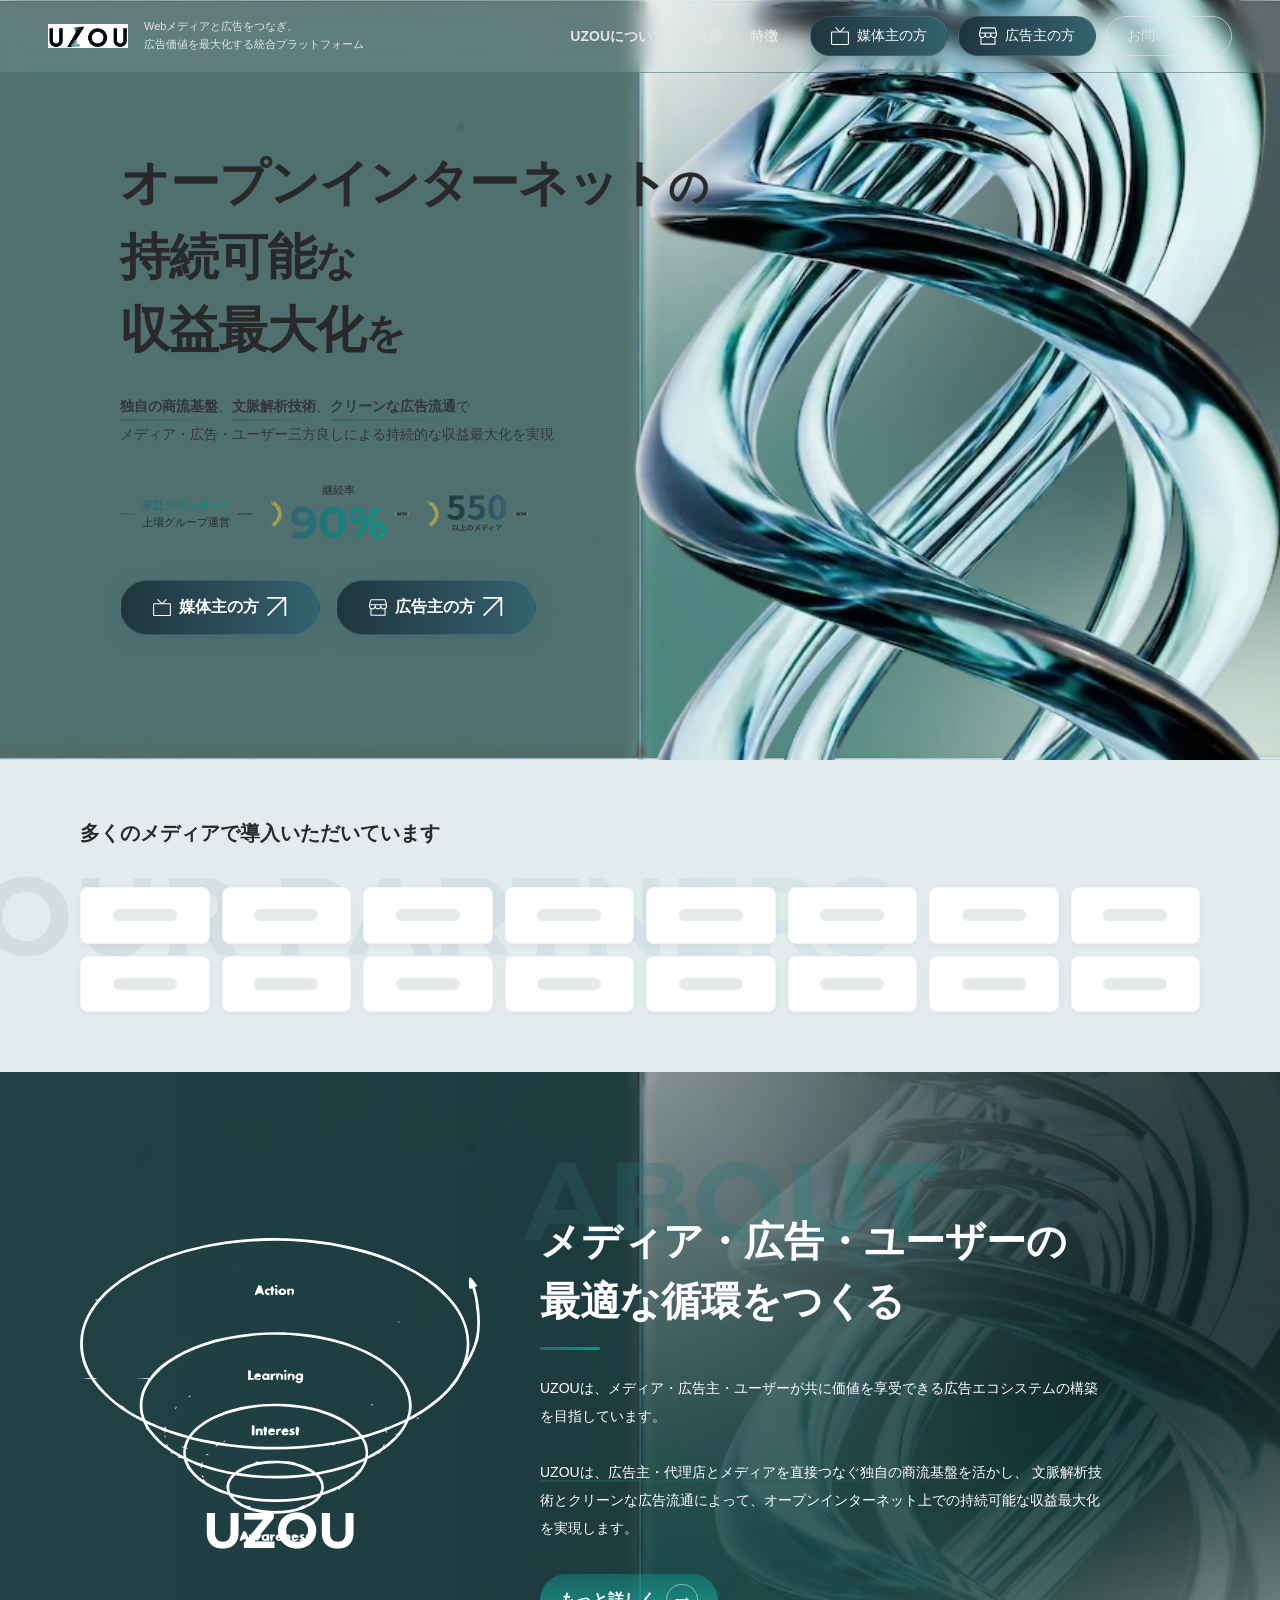
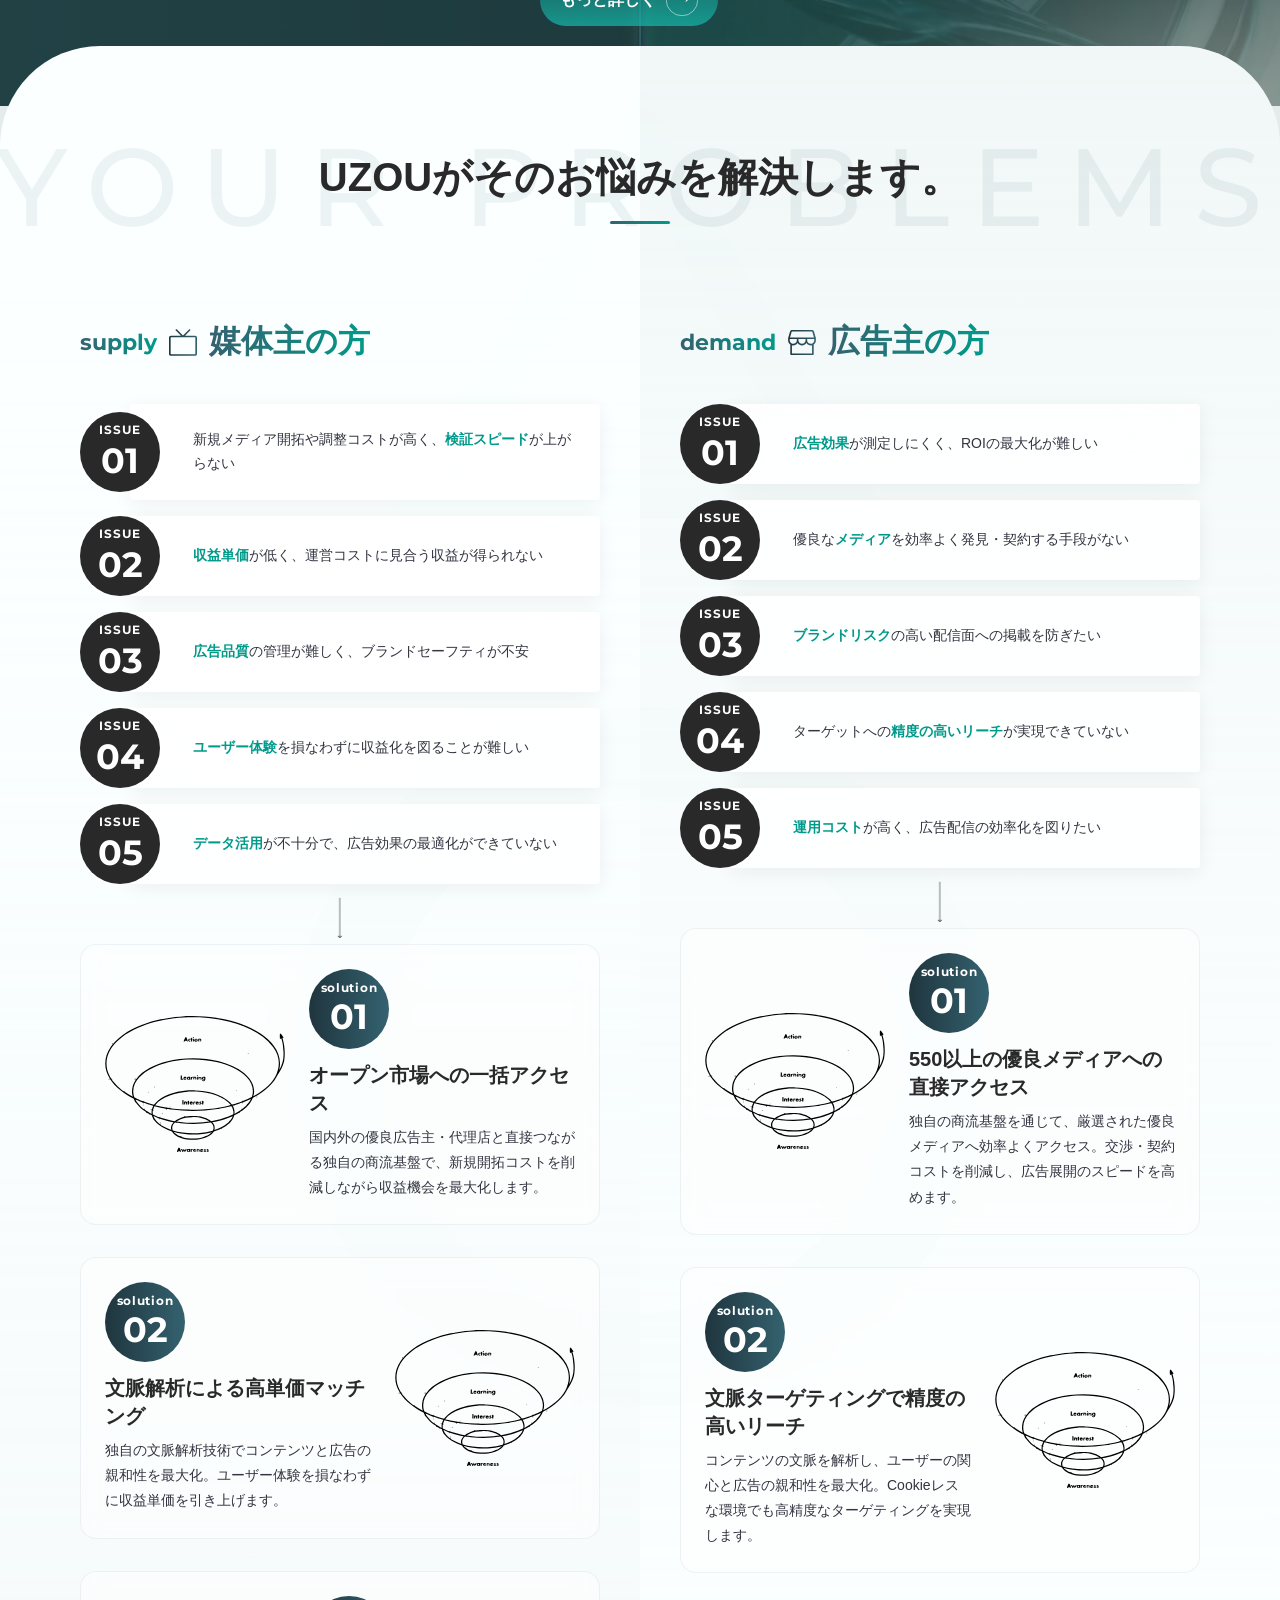
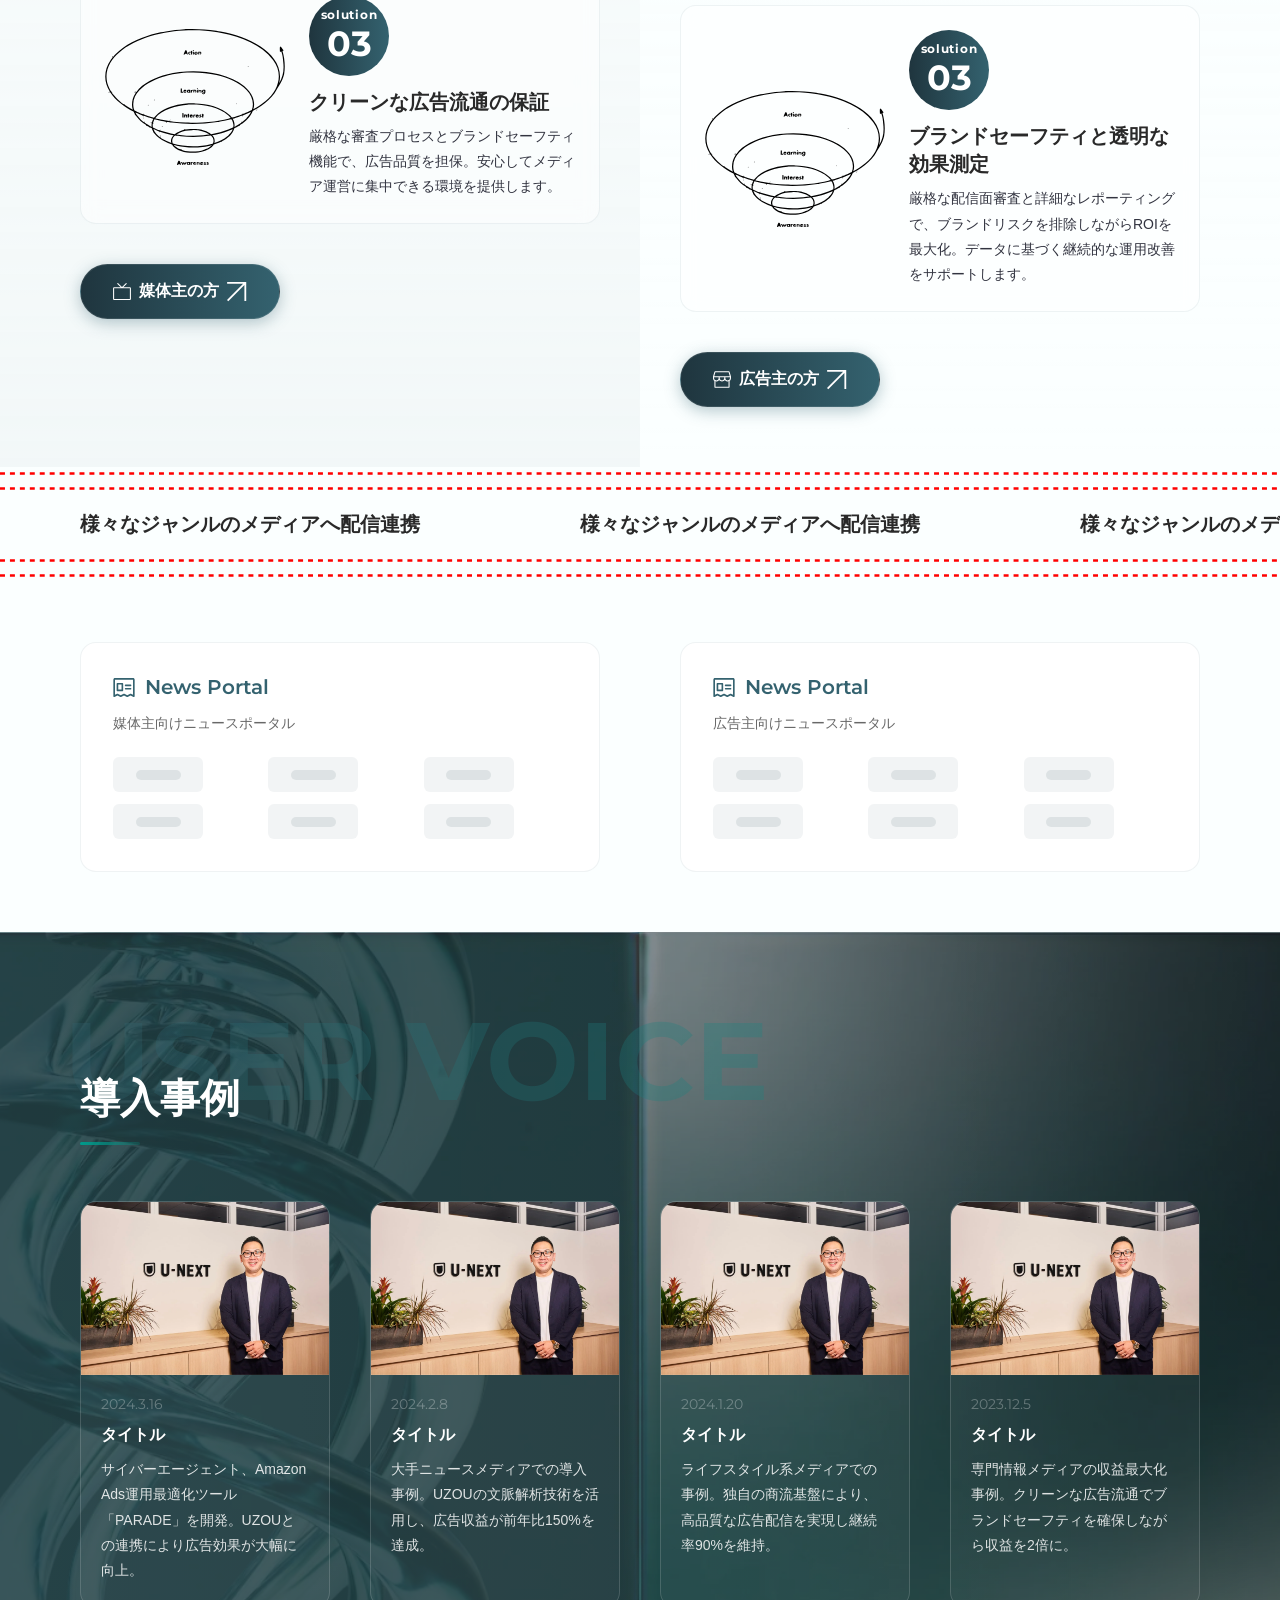
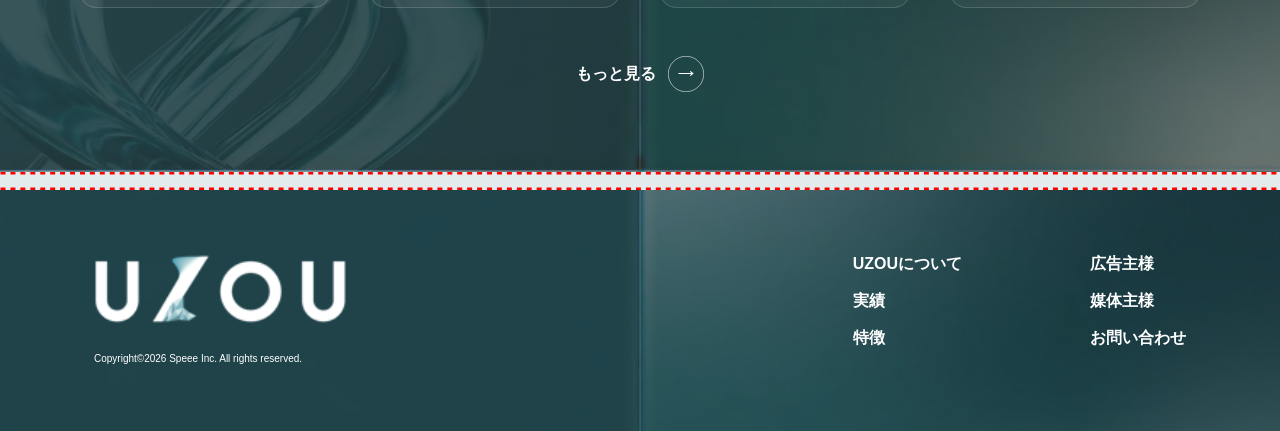
<file: proposal1/index.html>
<!DOCTYPE html>
<html lang="ja">
<head>
  <meta charset="UTF-8">
  <meta name="viewport" content="width=device-width, initial-scale=1.0">
  <meta name="description" content="UZOUはWebメディアと広告をつなぎ、広告価値を最大化する統合プラットフォームです。独自の商流基盤・文脈解析技術・クリーンな広告流通でメディア・広告・ユーザー三方良しによる持続的な収益最大化を実現します。">
  <!-- OGP -->
  <meta property="og:title" content="UZOU — オープンインターネットの持続可能な収益最大化を">
  <meta property="og:description" content="Webメディアと広告をつなぎ、広告価値を最大化する統合プラットフォーム">
  <meta property="og:type" content="website">
  <meta property="og:image" content="assets/imgGeminiGeneratedImageHboxh1Hboxh1Hbox2.webp">
  <meta name="twitter:card" content="summary_large_image">
  <title>UZOU — オープンインターネットの持続可能な収益最大化を</title>
  <!-- Google Fonts -->
  <link rel="preconnect" href="https://fonts.googleapis.com">
  <link rel="preconnect" href="https://fonts.gstatic.com" crossorigin>
  <link href="https://fonts.googleapis.com/css2?family=Montserrat:wght@400;500;600;700&family=Noto+Sans+JP:wght@400;500;700&display=swap" rel="stylesheet">
  <link rel="stylesheet" href="style.css">
</head>
<body>

  <!-- ========================================
       Header: 固定ナビゲーション
  ======================================== -->
  <header class="header" data-section="header" role="banner">
    <div class="header__inner">
      <div class="header__brand">
        <a href="/" class="header__logo-link" aria-label="UZOUトップページへ">
          <img src="assets/imgImage41.png" alt="UZOU" class="header__logo" width="80" height="auto">
        </a>
        <p class="header__tagline">Webメディアと広告をつなぎ、<br>広告価値を最大化する統合プラットフォーム</p>
      </div>
      <nav class="header__nav" aria-label="メインナビゲーション">
        <ul class="header__nav-list">
          <li><a href="#about" class="header__nav-link">UZOUについて</a></li>
          <li><a href="#cases" class="header__nav-link">実績</a></li>
          <li><a href="#features" class="header__nav-link">特徴</a></li>
        </ul>
        <div class="header__cta-group">
          <a href="#supply" class="btn btn--teal btn--sm header__cta">
            <img src="assets/imgVector1.svg" alt="" class="btn__icon" aria-hidden="true">
            媒体主の方
          </a>
          <a href="#demand" class="btn btn--teal btn--sm header__cta">
            <img src="assets/imgVector2.svg" alt="" class="btn__icon" aria-hidden="true">
            広告主の方
          </a>
          <a href="#contact" class="btn btn--outline btn--sm header__cta">お問い合わせ</a>
        </div>
      </nav>
    </div>
  </header>

  <main>

    <!-- ========================================
         Hero: メインビジュアル（高さ760px）
    ======================================== -->
    <section class="hero" data-section="hero" aria-labelledby="hero-headline">
      <!-- テクスチャオーバーレイ -->
      <div class="hero__texture" aria-hidden="true">
        <img src="assets/imgImage1145.webp" alt="" class="hero__texture-img">
      </div>
      <!-- 結晶ビジュアル（右半分） -->
      <div class="hero__crystal" aria-hidden="true">
        <img src="assets/imgGeminiGeneratedImageHboxh1Hboxh1Hbox2.webp" alt="" class="hero__crystal-img">
      </div>

      <!-- 左コンテンツ -->
      <div class="hero__content">
        <h1 class="hero__headline" id="hero-headline">
          <span class="hero__headline-line">
            <span class="hero__headline-em">オープンインターネット</span>
            <span class="hero__headline-particle">の</span>
          </span>
          <span class="hero__headline-line">
            <span class="hero__headline-em">持続可能</span>
            <span class="hero__headline-particle">な</span>
          </span>
          <span class="hero__headline-line">
            <span class="hero__headline-em">収益最大化</span>
            <span class="hero__headline-particle">を</span>
          </span>
        </h1>

        <p class="hero__sub">
          <span class="hero__sub-highlight">独自の商流基盤</span>、<span class="hero__sub-highlight">文脈解析技術</span>、<span class="hero__sub-highlight">クリーンな広告流通</span>で<br>
          メディア・広告・ユーザー三方良しによる持続的な収益最大化を実現
        </p>

        <!-- 信頼バッジ -->
        <div class="hero__badges">
          <!-- バッジ1: 東証スタンダード -->
          <div class="badge">
            <img src="assets/imgGroup624957.svg" alt="" class="badge__bracket badge__bracket--left" aria-hidden="true">
            <div class="badge__body">
              <span class="badge__label-gradient">東証スタンダード</span>
              <span class="badge__label-plain">上場グループ運営</span>
            </div>
            <img src="assets/imgGroup624956.svg" alt="" class="badge__bracket badge__bracket--right" aria-hidden="true">
          </div>
          <!-- バッジ2: 継続率 -->
          <div class="badge">
            <img src="assets/imgImage7.png" alt="" class="badge__bracket badge__bracket--left" aria-hidden="true">
            <div class="badge__body">
              <span class="badge__label-plain">継続率</span>
              <span class="badge__label-num">90<span class="badge__label-unit">%</span></span>
            </div>
            <img src="assets/imgImage8.webp" alt="" class="badge__bracket badge__bracket--right" aria-hidden="true">
          </div>
          <!-- バッジ3: 550以上のメディア -->
          <div class="badge">
            <img src="assets/imgImage7.png" alt="" class="badge__bracket badge__bracket--left" aria-hidden="true">
            <div class="badge__body">
              <img src="assets/img550.svg" alt="550" class="badge__num-img">
              <img src="assets/img.svg" alt="以上のメディア" class="badge__text-img">
            </div>
            <img src="assets/imgImage8.webp" alt="" class="badge__bracket badge__bracket--right" aria-hidden="true">
          </div>
        </div>

        <!-- CTAボタン -->
        <div class="hero__cta-group">
          <a href="#supply" class="btn btn--teal btn--lg">
            <img src="assets/imgVector1.svg" alt="" class="btn__icon" aria-hidden="true">
            媒体主の方
            <img src="assets/imgFrame2087328761.svg" alt="" class="btn__arrow" aria-hidden="true">
          </a>
          <a href="#demand" class="btn btn--teal btn--lg">
            <img src="assets/imgVector2.svg" alt="" class="btn__icon" aria-hidden="true">
            広告主の方
            <img src="assets/imgFrame2087328761.svg" alt="" class="btn__arrow" aria-hidden="true">
          </a>
        </div>
      </div>
    </section>

    <!-- ========================================
         Our Partners: パートナーロゴ
    ======================================== -->
    <section class="partners" data-section="partners" aria-labelledby="partners-heading">
      <div class="partners__bg-text" aria-hidden="true">OUR PARTNERS</div>
      <div class="partners__inner">
        <h2 class="partners__heading" id="partners-heading">多くのメディアで導入いただいています</h2>
        <!-- ロゴグリッド（2行×8列 = 16ロゴ） -->
        <div class="partners__grid" aria-label="パートナーメディアロゴ一覧">
          <!-- 行1 -->
          <div class="partner-logo" aria-label="パートナーメディア1"></div>
          <div class="partner-logo" aria-label="パートナーメディア2"></div>
          <div class="partner-logo" aria-label="パートナーメディア3"></div>
          <div class="partner-logo" aria-label="パートナーメディア4"></div>
          <div class="partner-logo" aria-label="パートナーメディア5"></div>
          <div class="partner-logo" aria-label="パートナーメディア6"></div>
          <div class="partner-logo" aria-label="パートナーメディア7"></div>
          <div class="partner-logo" aria-label="パートナーメディア8"></div>
          <!-- 行2 -->
          <div class="partner-logo" aria-label="パートナーメディア9"></div>
          <div class="partner-logo" aria-label="パートナーメディア10"></div>
          <div class="partner-logo" aria-label="パートナーメディア11"></div>
          <div class="partner-logo" aria-label="パートナーメディア12"></div>
          <div class="partner-logo" aria-label="パートナーメディア13"></div>
          <div class="partner-logo" aria-label="パートナーメディア14"></div>
          <div class="partner-logo" aria-label="パートナーメディア15"></div>
          <div class="partner-logo" aria-label="パートナーメディア16"></div>
        </div>
      </div>
    </section>

    <!-- ========================================
         About: UZOUについて（ダークセクション）
    ======================================== -->
    <section class="about" data-section="about" id="about" aria-labelledby="about-heading">
      <!-- 背景装飾 -->
      <div class="about__bg-crystal" aria-hidden="true">
        <img src="assets/imgGeminiGeneratedImageHboxh1Hboxh1Hbox2.webp" alt="" class="about__crystal-img">
      </div>
      <div class="about__texture" aria-hidden="true">
        <img src="assets/imgImage1145.webp" alt="" class="about__texture-img">
      </div>

      <div class="about__inner">
        <!-- 左: 図解イラスト -->
        <div class="about__visual">
          <img src="assets/imgGroup624953.svg" alt="UZOUのサービス図解" class="about__illust">
          <p class="about__logo-text" aria-hidden="true">UZOU</p>
        </div>

        <!-- 右: テキストコンテンツ -->
        <div class="about__content">
          <p class="about__label" aria-hidden="true">ABOUT</p>
          <h2 class="about__heading" id="about-heading">
            メディア・広告・ユーザーの<br>最適な循環をつくる
          </h2>
          <p class="about__body">
            UZOUは、メディア・広告主・ユーザーが共に価値を享受できる広告エコシステムの構築を目指しています。<br><br>
            <span class="about__highlight">UZOUは、広告主・代理店とメディアを直接つなぐ独自の商流基盤を活かし</span>、
            文脈解析技術とクリーンな広告流通によって、オープンインターネット上での持続可能な収益最大化を実現します。
          </p>
          <a href="#about-detail" class="about__more">
            もっと詳しく
            <img src="assets/imgGroup1.svg" alt="" class="about__more-icon" aria-hidden="true">
          </a>
        </div>
      </div>
    </section>

    <!-- ========================================
         Problems / Solutions: 課題解決セクション
    ======================================== -->
    <section class="problems" data-section="problems" aria-labelledby="problems-heading">
      <!-- 装飾 -->
      <div class="problems__texture problems__texture--right" aria-hidden="true">
        <img src="assets/imgRectangle1049.svg" alt="" class="problems__texture-img">
      </div>
      <div class="problems__texture problems__texture--left" aria-hidden="true">
        <img src="assets/imgRectangle1057.svg" alt="" class="problems__texture-img">
      </div>
      <div class="problems__deco-circle" aria-hidden="true">
        <img src="assets/imgEllipse554Stroke.svg" alt="" class="problems__deco-img">
      </div>
      <div class="problems__deco-polygon" aria-hidden="true">
        <img src="assets/imgPolygon8Stroke.svg" alt="" class="problems__deco-img">
      </div>

      <div class="problems__inner">
        <!-- セクション見出し -->
        <div class="problems__header">
          <p class="problems__bg-text" aria-hidden="true">YOUR PROBLEMS</p>
          <h2 class="problems__heading" id="problems-heading">UZOUがそのお悩みを解決します。</h2>
        </div>

        <!-- 2カラム -->
        <div class="problems__columns">

          <!-- ========== 左: 媒体主（Supply） ========== -->
          <div class="problems__col" id="supply">
            <div class="problems__col-label">
              <span class="problems__col-role">supply</span>
              <img src="assets/imgVector3.svg" alt="" class="problems__col-icon" aria-hidden="true">
              <span class="problems__col-title">媒体主の方</span>
            </div>

            <!-- ISSUEカード群 -->
            <div class="issues" aria-label="媒体主の課題リスト">
              <article class="issue">
                <div class="issue__badge" aria-label="ISSUE 01">
                  <span class="issue__badge-label">ISSUE</span>
                  <span class="issue__badge-num">01</span>
                </div>
                <div class="issue__card">
                  <p class="issue__text">新規メディア開拓や調整コストが高く、<span class="issue__accent">検証スピード</span>が上がらない</p>
                </div>
              </article>
              <article class="issue">
                <div class="issue__badge" aria-label="ISSUE 02">
                  <span class="issue__badge-label">ISSUE</span>
                  <span class="issue__badge-num">02</span>
                </div>
                <div class="issue__card">
                  <p class="issue__text"><span class="issue__accent">収益単価</span>が低く、運営コストに見合う収益が得られない</p>
                </div>
              </article>
              <article class="issue">
                <div class="issue__badge" aria-label="ISSUE 03">
                  <span class="issue__badge-label">ISSUE</span>
                  <span class="issue__badge-num">03</span>
                </div>
                <div class="issue__card">
                  <p class="issue__text"><span class="issue__accent">広告品質</span>の管理が難しく、ブランドセーフティが不安</p>
                </div>
              </article>
              <article class="issue">
                <div class="issue__badge" aria-label="ISSUE 04">
                  <span class="issue__badge-label">ISSUE</span>
                  <span class="issue__badge-num">04</span>
                </div>
                <div class="issue__card">
                  <p class="issue__text"><span class="issue__accent">ユーザー体験</span>を損なわずに収益化を図ることが難しい</p>
                </div>
              </article>
              <article class="issue">
                <div class="issue__badge" aria-label="ISSUE 05">
                  <span class="issue__badge-label">ISSUE</span>
                  <span class="issue__badge-num">05</span>
                </div>
                <div class="issue__card">
                  <p class="issue__text"><span class="issue__accent">データ活用</span>が不十分で、広告効果の最適化ができていない</p>
                </div>
              </article>
            </div>

            <!-- 矢印（ISSUE → Solution） -->
            <div class="problems__arrow" aria-hidden="true">
              <img src="assets/imgArrow1.svg" alt="">
            </div>

            <!-- Solutionカード群 -->
            <div class="solutions" aria-label="媒体主向けソリューション">
              <article class="solution solution--left">
                <div class="solution__visual">
                  <img src="assets/imgGroup624954.svg" alt="ソリューション図解" class="solution__img">
                </div>
                <div class="solution__content">
                  <div class="solution__badge" aria-label="solution 01">
                    <span class="solution__badge-label">solution</span>
                    <span class="solution__badge-num">01</span>
                  </div>
                  <h3 class="solution__title">オープン市場への一括アクセス</h3>
                  <p class="solution__body">国内外の優良広告主・代理店と直接つながる独自の商流基盤で、新規開拓コストを削減しながら収益機会を最大化します。</p>
                </div>
              </article>
              <article class="solution solution--right">
                <div class="solution__content">
                  <div class="solution__badge" aria-label="solution 02">
                    <span class="solution__badge-label">solution</span>
                    <span class="solution__badge-num">02</span>
                  </div>
                  <h3 class="solution__title">文脈解析による高単価マッチング</h3>
                  <p class="solution__body">独自の文脈解析技術でコンテンツと広告の親和性を最大化。ユーザー体験を損なわずに収益単価を引き上げます。</p>
                </div>
                <div class="solution__visual">
                  <img src="assets/imgGroup624954.svg" alt="ソリューション図解" class="solution__img">
                </div>
              </article>
              <article class="solution solution--left">
                <div class="solution__visual">
                  <img src="assets/imgGroup624954.svg" alt="ソリューション図解" class="solution__img">
                </div>
                <div class="solution__content">
                  <div class="solution__badge" aria-label="solution 03">
                    <span class="solution__badge-label">solution</span>
                    <span class="solution__badge-num">03</span>
                  </div>
                  <h3 class="solution__title">クリーンな広告流通の保証</h3>
                  <p class="solution__body">厳格な審査プロセスとブランドセーフティ機能で、広告品質を担保。安心してメディア運営に集中できる環境を提供します。</p>
                </div>
              </article>
            </div>

            <div class="problems__cta">
              <a href="#supply-detail" class="btn btn--teal btn--lg">
                <img src="assets/imgVector1.svg" alt="" class="btn__icon" aria-hidden="true">
                媒体主の方
                <img src="assets/imgFrame2087328761.svg" alt="" class="btn__arrow" aria-hidden="true">
              </a>
            </div>
          </div>

          <!-- ========== 右: 広告主（Demand） ========== -->
          <div class="problems__col" id="demand">
            <div class="problems__col-label">
              <span class="problems__col-role">demand</span>
              <img src="assets/imgVector4.svg" alt="" class="problems__col-icon" aria-hidden="true">
              <span class="problems__col-title">広告主の方</span>
            </div>

            <!-- ISSUEカード群 -->
            <div class="issues" aria-label="広告主の課題リスト">
              <article class="issue">
                <div class="issue__badge" aria-label="ISSUE 01">
                  <span class="issue__badge-label">ISSUE</span>
                  <span class="issue__badge-num">01</span>
                </div>
                <div class="issue__card">
                  <p class="issue__text"><span class="issue__accent">広告効果</span>が測定しにくく、ROIの最大化が難しい</p>
                </div>
              </article>
              <article class="issue">
                <div class="issue__badge" aria-label="ISSUE 02">
                  <span class="issue__badge-label">ISSUE</span>
                  <span class="issue__badge-num">02</span>
                </div>
                <div class="issue__card">
                  <p class="issue__text">優良な<span class="issue__accent">メディア</span>を効率よく発見・契約する手段がない</p>
                </div>
              </article>
              <article class="issue">
                <div class="issue__badge" aria-label="ISSUE 03">
                  <span class="issue__badge-label">ISSUE</span>
                  <span class="issue__badge-num">03</span>
                </div>
                <div class="issue__card">
                  <p class="issue__text"><span class="issue__accent">ブランドリスク</span>の高い配信面への掲載を防ぎたい</p>
                </div>
              </article>
              <article class="issue">
                <div class="issue__badge" aria-label="ISSUE 04">
                  <span class="issue__badge-label">ISSUE</span>
                  <span class="issue__badge-num">04</span>
                </div>
                <div class="issue__card">
                  <p class="issue__text">ターゲットへの<span class="issue__accent">精度の高いリーチ</span>が実現できていない</p>
                </div>
              </article>
              <article class="issue">
                <div class="issue__badge" aria-label="ISSUE 05">
                  <span class="issue__badge-label">ISSUE</span>
                  <span class="issue__badge-num">05</span>
                </div>
                <div class="issue__card">
                  <p class="issue__text"><span class="issue__accent">運用コスト</span>が高く、広告配信の効率化を図りたい</p>
                </div>
              </article>
            </div>

            <!-- 矢印 -->
            <div class="problems__arrow" aria-hidden="true">
              <img src="assets/imgArrow1.svg" alt="">
            </div>

            <!-- Solutionカード群 -->
            <div class="solutions" aria-label="広告主向けソリューション">
              <article class="solution solution--left">
                <div class="solution__visual">
                  <img src="assets/imgGroup624954.svg" alt="ソリューション図解" class="solution__img">
                </div>
                <div class="solution__content">
                  <div class="solution__badge" aria-label="solution 01">
                    <span class="solution__badge-label">solution</span>
                    <span class="solution__badge-num">01</span>
                  </div>
                  <h3 class="solution__title">550以上の優良メディアへの直接アクセス</h3>
                  <p class="solution__body">独自の商流基盤を通じて、厳選された優良メディアへ効率よくアクセス。交渉・契約コストを削減し、広告展開のスピードを高めます。</p>
                </div>
              </article>
              <article class="solution solution--right">
                <div class="solution__content">
                  <div class="solution__badge" aria-label="solution 02">
                    <span class="solution__badge-label">solution</span>
                    <span class="solution__badge-num">02</span>
                  </div>
                  <h3 class="solution__title">文脈ターゲティングで精度の高いリーチ</h3>
                  <p class="solution__body">コンテンツの文脈を解析し、ユーザーの関心と広告の親和性を最大化。Cookieレスな環境でも高精度なターゲティングを実現します。</p>
                </div>
                <div class="solution__visual">
                  <img src="assets/imgGroup624954.svg" alt="ソリューション図解" class="solution__img">
                </div>
              </article>
              <article class="solution solution--left">
                <div class="solution__visual">
                  <img src="assets/imgGroup624954.svg" alt="ソリューション図解" class="solution__img">
                </div>
                <div class="solution__content">
                  <div class="solution__badge" aria-label="solution 03">
                    <span class="solution__badge-label">solution</span>
                    <span class="solution__badge-num">03</span>
                  </div>
                  <h3 class="solution__title">ブランドセーフティと透明な効果測定</h3>
                  <p class="solution__body">厳格な配信面審査と詳細なレポーティングで、ブランドリスクを排除しながらROIを最大化。データに基づく継続的な運用改善をサポートします。</p>
                </div>
              </article>
            </div>

            <div class="problems__cta">
              <a href="#demand-detail" class="btn btn--teal btn--lg">
                <img src="assets/imgVector2.svg" alt="" class="btn__icon" aria-hidden="true">
                広告主の方
                <img src="assets/imgFrame2087328761.svg" alt="" class="btn__arrow" aria-hidden="true">
              </a>
            </div>
          </div>

        </div><!-- /.problems__columns -->
      </div>
    </section>

    <!-- ========================================
         スクロールテキストバナー（News Portal上部）
    ======================================== -->
    <div class="news-portal-banner" aria-hidden="true">
      <div class="news-portal-banner__deco">
        <img src="assets/imgFrame2087328833.svg" alt="" class="news-portal-banner__line">
      </div>
      <div class="news-portal-banner__text-wrap">
        <span class="news-portal-banner__text">様々なジャンルのメディアへ配信連携</span>
        <span class="news-portal-banner__text" aria-hidden="true">様々なジャンルのメディアへ配信連携</span>
        <span class="news-portal-banner__text" aria-hidden="true">様々なジャンルのメディアへ配信連携</span>
      </div>
      <div class="news-portal-banner__deco">
        <img src="assets/imgFrame2087328833.svg" alt="" class="news-portal-banner__line">
      </div>
    </div>

    <!-- ========================================
         News Portal: メディア/広告ポータル
    ======================================== -->
    <section class="news-portal" data-section="news-portal" aria-labelledby="news-portal-heading">
      <div class="news-portal__inner">
        <h2 class="news-portal__heading" id="news-portal-heading" class="sr-only">News Portal</h2>
        <div class="news-portal__columns">
          <!-- 左: メディアポータル -->
          <div class="news-portal__col">
            <div class="news-portal__label">
              <img src="assets/imgVector.svg" alt="" class="news-portal__icon" aria-hidden="true">
              <span class="news-portal__label-text">News Portal</span>
            </div>
            <p class="news-portal__desc">媒体主向けニュースポータル</p>
            <div class="news-portal__logos" aria-label="メディアロゴ一覧">
              <!-- ロゴプレースホルダー（スプライトシート切り出しは実装困難のため） -->
              <div class="news-portal__logo-item"></div>
              <div class="news-portal__logo-item"></div>
              <div class="news-portal__logo-item"></div>
              <div class="news-portal__logo-item"></div>
              <div class="news-portal__logo-item"></div>
              <div class="news-portal__logo-item"></div>
            </div>
          </div>
          <!-- 右: 広告ポータル -->
          <div class="news-portal__col">
            <div class="news-portal__label">
              <img src="assets/imgVector.svg" alt="" class="news-portal__icon" aria-hidden="true">
              <span class="news-portal__label-text">News Portal</span>
            </div>
            <p class="news-portal__desc">広告主向けニュースポータル</p>
            <div class="news-portal__logos" aria-label="広告主ロゴ一覧">
              <div class="news-portal__logo-item"></div>
              <div class="news-portal__logo-item"></div>
              <div class="news-portal__logo-item"></div>
              <div class="news-portal__logo-item"></div>
              <div class="news-portal__logo-item"></div>
              <div class="news-portal__logo-item"></div>
            </div>
          </div>
        </div>
      </div>
    </section>

    <!-- ========================================
         User Voice / 導入事例（ダークセクション）
    ======================================== -->
    <section class="cases" data-section="cases" id="cases" aria-labelledby="cases-heading">
      <!-- 背景装飾 -->
      <div class="cases__bg-crystal" aria-hidden="true">
        <img src="assets/imgGeminiGeneratedImageHboxh1Hboxh1Hbox2.webp" alt="" class="cases__crystal-img">
      </div>
      <div class="cases__texture" aria-hidden="true">
        <img src="assets/imgImage1145.webp" alt="" class="cases__texture-img">
      </div>

      <div class="cases__inner">
        <p class="cases__label" aria-hidden="true">USER VOICE</p>
        <h2 class="cases__heading" id="cases-heading">導入事例</h2>

        <!-- カード一覧 -->
        <div class="cases__cards">

          <article class="case-card">
            <div class="case-card__thumb">
              <img src="assets/imgRectangle11.webp" alt="導入事例サムネイル" class="case-card__thumb-img">
            </div>
            <div class="case-card__body">
              <time class="case-card__date" datetime="2024-03-16">2024.3.16</time>
              <h3 class="case-card__title">タイトル</h3>
              <p class="case-card__text">サイバーエージェント、Amazon Ads運用最適化ツール「PARADE」を開発。UZOUとの連携により広告効果が大幅に向上。</p>
            </div>
          </article>

          <article class="case-card">
            <div class="case-card__thumb">
              <img src="assets/imgRectangle11.webp" alt="導入事例サムネイル" class="case-card__thumb-img">
            </div>
            <div class="case-card__body">
              <time class="case-card__date" datetime="2024-02-08">2024.2.8</time>
              <h3 class="case-card__title">タイトル</h3>
              <p class="case-card__text">大手ニュースメディアでの導入事例。UZOUの文脈解析技術を活用し、広告収益が前年比150%を達成。</p>
            </div>
          </article>

          <article class="case-card">
            <div class="case-card__thumb">
              <img src="assets/imgRectangle11.webp" alt="導入事例サムネイル" class="case-card__thumb-img">
            </div>
            <div class="case-card__body">
              <time class="case-card__date" datetime="2024-01-20">2024.1.20</time>
              <h3 class="case-card__title">タイトル</h3>
              <p class="case-card__text">ライフスタイル系メディアでの事例。独自の商流基盤により、高品質な広告配信を実現し継続率90%を維持。</p>
            </div>
          </article>

          <article class="case-card">
            <div class="case-card__thumb">
              <img src="assets/imgRectangle11.webp" alt="導入事例サムネイル" class="case-card__thumb-img">
            </div>
            <div class="case-card__body">
              <time class="case-card__date" datetime="2023-12-05">2023.12.5</time>
              <h3 class="case-card__title">タイトル</h3>
              <p class="case-card__text">専門情報メディアの収益最大化事例。クリーンな広告流通でブランドセーフティを確保しながら収益を2倍に。</p>
            </div>
          </article>

        </div><!-- /.cases__cards -->

        <!-- もっと見る -->
        <div class="cases__more">
          <a href="#cases-all" class="cases__more-link">
            もっと見る
            <img src="assets/imgGroup1.svg" alt="" class="cases__more-icon" aria-hidden="true">
          </a>
        </div>
      </div>
    </section>

    <!-- ========================================
         スクロールバナー
    ======================================== -->
    <div class="scroll-banner" data-section="scroll-banner" aria-hidden="true">
      <img src="assets/imgFrame2087328833.svg" alt="" class="scroll-banner__img">
    </div>

  </main>

  <!-- ========================================
       Footer
  ======================================== -->
  <footer class="footer" data-section="footer" id="contact" role="contentinfo">
    <div class="footer__texture" aria-hidden="true">
      <img src="assets/imgImage1145.webp" alt="" class="footer__texture-img">
    </div>

    <div class="footer__inner">
      <!-- 左: ロゴ + コピーライト -->
      <div class="footer__brand">
        <a href="/" class="footer__logo-link" aria-label="UZOUトップページへ">
          <img src="assets/imgImage42.png" alt="UZOU" class="footer__logo" width="253" height="71">
        </a>
        <p class="footer__copyright">
          <small>Copyright©2026 Speee Inc. All rights reserved.</small>
        </p>
      </div>

      <!-- 右: ナビ -->
      <nav class="footer__nav" aria-label="フッターナビゲーション">
        <div class="footer__nav-col">
          <ul class="footer__nav-list">
            <li><a href="#about" class="footer__nav-link">UZOUについて</a></li>
            <li><a href="#cases" class="footer__nav-link">実績</a></li>
            <li><a href="#features" class="footer__nav-link">特徴</a></li>
          </ul>
        </div>
        <div class="footer__nav-col">
          <ul class="footer__nav-list">
            <li><a href="#demand" class="footer__nav-link">広告主様</a></li>
            <li><a href="#supply" class="footer__nav-link">媒体主様</a></li>
            <li><a href="#contact" class="footer__nav-link">お問い合わせ</a></li>
          </ul>
        </div>
      </nav>
    </div>
  </footer>

  <script src="script.js"></script>
</body>
</html>
</file>
<file: style.css>
/* =============================================
   UZOU LP v13 — style.css
   "Crystal Immersion" concept
   グラフィック・イラスト・アニメーション超過密
   ============================================= */

/* =============================================
   Part 1: デザイントークン
   ============================================= */
:root {
  --c-abyss:    #040404;
  --c-base:     #ffffff;
  --c-dark:     #1F353E;
  --c-deep:     #2B4954;
  --c-primary:  #34626F;
  --c-light:    #8BC0CA;

  --bg-surface: #f5fafb;
  --bg-white:   #FAFCFD;
  --bg-tint:    #F0F7F8;

  --t1-dark: #e2e8f0;
  --t2-dark: rgba(226, 232, 240, 0.75);
  --t3-dark: rgba(226, 232, 240, 0.68);

  --t1-light: #0a1a1f;
  --t2-light: #3d5a63;
  --t3-light: #4d6b73;

  --font-display: 'Inter', -apple-system, BlinkMacSystemFont, 'Segoe UI', sans-serif;
  --font-body:    'Noto Sans JP', 'Hiragino Kaku Gothic ProN', 'Yu Gothic', 'Meiryo', sans-serif;

  --fs-display:  clamp(48px, 5.5vw, 80px);
  --fs-h1:       clamp(36px, 4.5vw, 60px);
  --fs-h2:       clamp(28px, 3.2vw, 42px);
  --fs-h3:       clamp(18px, 2vw, 24px);
  --fs-body:     16px;
  --fs-caption:  12px;

  --fw-display: 900;
  --fw-h1:      800;
  --fw-h2:      700;
  --fw-h3:      600;
  --fw-body:    400;
  --fw-caption: 500;

  --ls-display: -0.05em;
  --ls-h1:      -0.04em;
  --ls-h2:      -0.03em;
  --ls-caption: 0.12em;

  --lh-display: 1.1;
  --lh-heading: 1.25;
  --lh-body:    1.9;

  --r-card:    16px;
  --r-inner:   12px;
  --r-button:  8px;
  --r-chip:    4px;
  --r-full:    9999px;

  --border-dark:  1px solid rgba(255, 255, 255, 0.07);
  --border-light: 1px solid rgba(10, 26, 31, 0.08);
  --border-glow:  1px solid rgba(139, 192, 202, 0.20);

  --ease-reveal:    cubic-bezier(0.22, 1, 0.36, 1);
  --ease-hover:     cubic-bezier(0.4, 0, 0.2, 1);
  --ease-out-expo:  cubic-bezier(0.16, 1, 0.3, 1);

  --dur-fast:   0.2s;
  --dur-normal: 0.4s;
  --dur-slow:   0.7s;
  --dur-reveal: 1.0s;
  --stagger: 80ms;

  --section-pad-xl: clamp(120px, 12vw, 180px);
  --section-pad-lg: clamp(80px, 9vw, 130px);
  --section-pad-md: clamp(60px, 6vw, 96px);
  --section-pad-sm: clamp(40px, 4vw, 64px);
  --container:      1240px;
  --gutter:         clamp(20px, 5vw, 80px);

  --crystal-grad: linear-gradient(135deg, #2B4954, #34626F, #8BC0CA);
  --crystal-grad-text: linear-gradient(135deg, #34626F, #8BC0CA);

  --glass-bg: rgba(255, 255, 255, 0.60);
  --glass-border: rgba(139, 192, 202, 0.18);
  --glass-blur: 20px;
}

/* =============================================
   Part 1.5: ノイズテクスチャ（有機的な質感）
   ============================================= */
.noise-overlay {
  position: fixed; inset: 0;
  width: 100%; height: 100%;
  pointer-events: none;
  z-index: 9999;
  opacity: 0.04;
  mix-blend-mode: overlay;
  background: url("data:image/svg+xml,%3Csvg viewBox='0 0 512 512' xmlns='http://www.w3.org/2000/svg'%3E%3Cfilter id='n'%3E%3CfeTurbulence type='fractalNoise' baseFrequency='0.65' numOctaves='4' stitchTiles='stitch'/%3E%3C/filter%3E%3Crect width='100%25' height='100%25' filter='url(%23n)' opacity='1'/%3E%3C/svg%3E");
  background-size: 256px;
  mix-blend-mode: multiply;
}

/* =============================================
   Part 2: リセット & ベース
   ============================================= */
*, *::before, *::after { box-sizing: border-box; margin: 0; padding: 0; }

html {
  scroll-behavior: smooth;
  -webkit-text-size-adjust: 100%;
  text-size-adjust: 100%;
  scrollbar-width: thin;
  scrollbar-color: rgba(139,192,202,0.3) transparent;
}
::-webkit-scrollbar { width: 6px; }
::-webkit-scrollbar-track { background: transparent; }
::-webkit-scrollbar-thumb { background: rgba(139,192,202,0.3); border-radius: 3px; }
::-webkit-scrollbar-thumb:hover { background: rgba(139,192,202,0.5); }

::selection {
  background: rgba(139, 192, 202, 0.25);
  color: var(--t1-light);
}

body {
  font-family: var(--font-body);
  font-size: var(--fs-body);
  line-height: var(--lh-body);
  color: var(--t1-light);
  background: var(--bg-white);
  -webkit-font-smoothing: antialiased;
  -moz-osx-font-smoothing: grayscale;
  overflow-x: hidden;
}
body.has-custom-cursor { cursor: none; }

img { max-width: 100%; height: auto; display: block; }
a { color: inherit; text-decoration: none; }
body.has-custom-cursor a { cursor: none; }
ul, ol { list-style: none; }
button { background: none; border: none; font: inherit; color: inherit; }
body.has-custom-cursor button { cursor: none; }
details summary { }
details summary::-webkit-details-marker { display: none; }
details > summary { list-style: none; }

/* =============================================
   Part 2.5: カスタムカーソル
   ============================================= */
.cursor {
  position: fixed;
  top: 0; left: 0;
  z-index: 99999;
  pointer-events: none;
  mix-blend-mode: difference;
}
.cursor__dot {
  width: 8px; height: 8px;
  background: #fff;
  border-radius: 50%;
  transform: translate(-50%, -50%);
  transition: width 0.2s, height 0.2s, background 0.2s;
}
.cursor__ring {
  position: absolute; top: 0; left: 0;
  width: 40px; height: 40px;
  border: 1.5px solid rgba(255, 255, 255, 0.5);
  border-radius: 50%;
  transform: translate(-50%, -50%);
  transition: width 0.3s var(--ease-out-expo), height 0.3s var(--ease-out-expo),
              border-color 0.3s, opacity 0.3s;
}
.cursor.is-hovering .cursor__dot {
  width: 16px; height: 16px;
  background: rgba(139, 192, 202, 0.8);
}
.cursor.is-hovering .cursor__ring {
  width: 60px; height: 60px;
  border-color: rgba(139, 192, 202, 0.4);
}

/* =============================================
   Part 2.6: グローバル背景Canvas
   ============================================= */
.global-canvas {
  position: fixed; top: 0; left: 0;
  width: 100vw; height: 100vh;
  pointer-events: none;
  z-index: 0;
  opacity: 0.4;
}

/* =============================================
   Part 3: ユーティリティ
   ============================================= */
.container {
  width: min(100% - var(--gutter) * 2, var(--container));
  margin-inline: auto;
}

.sr-only {
  position: absolute; width: 1px; height: 1px;
  padding: 0; margin: -1px; overflow: hidden;
  clip: rect(0, 0, 0, 0); white-space: nowrap; border: 0;
}

.skip-link {
  position: absolute; top: -100px; left: 16px;
  padding: 8px 16px; background: var(--c-primary); color: white;
  border-radius: var(--r-button); z-index: 10000;
  font-size: 14px; font-weight: 600;
  transition: top 0.2s;
  cursor: auto;
}
.skip-link:focus { top: 16px; }

.section-tag {
  display: inline-flex; align-items: center; gap: 6px;
  font-family: var(--font-display);
  font-size: 11px; font-weight: 600;
  letter-spacing: var(--ls-caption);
  text-transform: uppercase;
  color: var(--c-primary);
  margin-bottom: 16px;
}
.section-tag span { opacity: 0.4; }

.section-heading {
  font-family: var(--font-body);
  font-size: var(--fs-h2);
  font-weight: var(--fw-h2);
  line-height: var(--lh-heading);
  letter-spacing: var(--ls-h2);
  color: var(--t1-light);
}
.section-heading--light { color: var(--t1-dark); }

.crystal-text {
  background: var(--crystal-grad-text);
  -webkit-background-clip: text;
  background-clip: text;
  -webkit-text-fill-color: transparent;
}

:focus-visible {
  outline: 2px solid var(--c-primary);
  outline-offset: 2px;
}

/* =============================================
   Part 4: スクロール進捗バー
   ============================================= */
.scroll-progress {
  position: fixed; top: 0; left: 0; right: 0;
  height: 3px; z-index: 10001;
  background: var(--crystal-grad);
  transform-origin: left;
  transform: scaleX(0);
  transition: none;
}

/* =============================================
   Part 5: ボタン
   ============================================= */
.btn {
  display: inline-flex; align-items: center; gap: 8px;
  padding: 14px 28px;
  font-family: var(--font-body);
  font-size: 15px; font-weight: 600;
  border-radius: var(--r-button);
  transition: all var(--dur-normal) var(--ease-hover);
  position: relative; overflow: hidden;
  white-space: nowrap;
}

.btn--primary {
  background: linear-gradient(135deg, #2B4954, #34626F, #3D7A87);
  color: white;
  border: none;
  box-shadow: 0 4px 16px rgba(52, 98, 111, 0.25);
}
.btn--primary:hover {
  transform: translateY(-2px);
  box-shadow: 0 8px 32px rgba(52, 98, 111, 0.4),
              0 0 24px rgba(139, 192, 202, 0.2);
}

.btn--shimmer::before {
  content: '';
  position: absolute; top: 0; left: -100%;
  width: 100%; height: 100%;
  background: linear-gradient(
    105deg,
    transparent 20%,
    rgba(255,255,255,0.1) 35%,
    rgba(255,255,255,0.4) 48%,
    rgba(180,220,240,0.3) 52%,
    rgba(255,255,255,0.1) 65%,
    transparent 80%
  );
  transition: left 0.6s var(--ease-out-expo);
}
.btn--shimmer:hover::before { left: 100%; }

.btn--ghost {
  background: transparent;
  color: var(--c-primary);
  border: 1.5px solid rgba(52, 98, 111, 0.25);
}
.btn--ghost:hover {
  border-color: var(--c-primary);
  background: rgba(52, 98, 111, 0.04);
  transform: translateY(-1px);
}

.btn--ghost-light {
  color: var(--t1-dark);
  border-color: rgba(255, 255, 255, 0.2);
}
.btn--ghost-light:hover {
  border-color: rgba(255, 255, 255, 0.4);
  background: rgba(255, 255, 255, 0.06);
}

.btn--lg { padding: 18px 36px; font-size: 16px; }

/* =============================================
   Part 6: Glass Card
   ============================================= */
.glass-card {
  background: var(--glass-bg);
  backdrop-filter: blur(var(--glass-blur));
  -webkit-backdrop-filter: blur(var(--glass-blur));
  border: 1px solid var(--glass-border);
  border-radius: var(--r-card);
  position: relative;
  box-shadow: 0 8px 40px rgba(43, 73, 84, 0.08),
              0 1px 3px rgba(43, 73, 84, 0.05),
              inset 0 1px 0 rgba(255, 255, 255, 0.7),
              inset 0 -1px 0 rgba(139, 192, 202, 0.08);
  transition: transform var(--dur-normal) var(--ease-hover),
              box-shadow var(--dur-normal) var(--ease-hover),
              border-color var(--dur-normal) var(--ease-hover);
}
.glass-card::before {
  content: '';
  position: absolute; top: 0; left: 24px; right: 24px;
  height: 2px;
  background: linear-gradient(90deg,
    transparent 5%,
    rgba(220, 180, 140, 0.15) 15%,
    rgba(139, 192, 202, 0.5) 30%,
    rgba(180, 160, 220, 0.2) 42%,
    rgba(255, 255, 255, 0.7) 50%,
    rgba(180, 160, 220, 0.2) 58%,
    rgba(139, 192, 202, 0.5) 70%,
    rgba(220, 180, 140, 0.15) 85%,
    transparent 95%
  );
  filter: blur(0.5px);
  box-shadow: 0 0 16px rgba(139, 192, 202, 0.4),
              0 2px 8px rgba(139, 192, 202, 0.2),
              0 0 4px rgba(255, 255, 255, 0.15);
  border-radius: 2px;
}
/* プリズム光の屈折エフェクト */
.glass-card::after {
  content: '';
  position: absolute; top: -1px; right: 20%;
  width: 60%; height: 2px;
  background: linear-gradient(90deg,
    transparent 0%,
    rgba(220,180,140,0.1) 10%,
    rgba(139,192,202,0.3) 25%,
    rgba(180,160,220,0.35) 40%,
    rgba(255,255,255,0.6) 50%,
    rgba(180,160,220,0.35) 60%,
    rgba(139,192,202,0.3) 75%,
    rgba(220,180,140,0.1) 90%,
    transparent 100%
  );
  filter: blur(1px);
  pointer-events: none;
  border-radius: 2px;
  opacity: 0;
  transition: opacity var(--dur-normal) var(--ease-hover);
}
.glass-card:hover::after {
  opacity: 1;
}
.glass-card:hover {
  transform: translateY(-6px);
  border-color: rgba(139, 192, 202, 0.35);
  box-shadow: 0 20px 60px rgba(43, 73, 84, 0.18),
              0 8px 20px rgba(139, 192, 202, 0.15),
              inset 0 1px 0 rgba(255, 255, 255, 0.8);
}

/* =============================================
   Part 7: Header
   ============================================= */
.header {
  position: fixed; top: 0; left: 0; right: 0;
  z-index: 1000;
  padding: 0 24px;
  transition: all var(--dur-normal) var(--ease-hover);
}
.header.is-scrolled {
  background: rgba(255, 255, 255, 0.85);
  backdrop-filter: blur(20px);
  -webkit-backdrop-filter: blur(20px);
  border-bottom: 1px solid rgba(10, 26, 31, 0.10);
  box-shadow: 0 1px 8px rgba(43, 73, 84, 0.06);
}
.header.is-dark {
  background: rgba(31, 53, 62, 0.9);
  backdrop-filter: blur(20px);
  -webkit-backdrop-filter: blur(20px);
  border-bottom: 1px solid rgba(255, 255, 255, 0.06);
}
.header.is-dark .header__link { color: var(--t2-dark); }
.header.is-dark .header__link:hover { color: var(--t1-dark); }
.header.is-dark .header__contact { color: var(--t2-dark); border-color: rgba(255,255,255,0.15); }
.header.is-dark .header__logo-text { color: var(--t1-dark); }
.header.is-dark .header__hamburger span { background: var(--t1-dark); }

.header__inner { max-width: var(--container); margin: 0 auto; }
.header__nav { display: flex; align-items: center; height: 64px; gap: 32px; }

.header__logo { display: flex; align-items: center; gap: 8px; text-decoration: none; }
.header__logo-mark {
  width: 32px; height: 32px;
  display: flex; align-items: center; justify-content: center;
  background: var(--crystal-grad);
  color: white;
  font-family: var(--font-display);
  font-size: 14px; font-weight: 800;
  clip-path: polygon(50% 0%, 100% 25%, 100% 75%, 50% 100%, 0% 75%, 0% 25%);
}
.header__logo-text {
  font-family: var(--font-display);
  font-size: 18px; font-weight: 800;
  letter-spacing: 0.04em;
  color: var(--t1-light);
}

.header__links { display: flex; gap: 24px; margin-left: auto; }
.header__link {
  font-size: 13px; font-weight: 500;
  color: var(--t2-light);
  transition: color var(--dur-fast);
  position: relative;
}
.header__link::after {
  content: '';
  position: absolute; bottom: -2px; left: 0;
  width: 0; height: 1.5px;
  background: var(--c-primary);
  transition: width var(--dur-normal) var(--ease-out-expo);
}
.header__link:hover { color: var(--t1-light); }
.header__link:hover::after { width: 100%; }

.header__actions { display: flex; align-items: center; gap: 12px; }
.header__contact {
  font-size: 13px; font-weight: 500;
  color: var(--t2-light);
  padding: 8px 16px;
  border: 1px solid rgba(10,26,31,0.1);
  border-radius: var(--r-button);
  transition: all var(--dur-fast);
}
.header__contact:hover { color: var(--t1-light); border-color: rgba(10,26,31,0.2); }
.header__cta {
  font-size: 13px; font-weight: 600;
  color: white; padding: 8px 20px;
  background: var(--crystal-grad);
  border-radius: var(--r-button);
  transition: all var(--dur-fast);
}
.header__cta:hover { box-shadow: 0 4px 16px rgba(52,98,111,0.3); transform: translateY(-1px); }

.header__hamburger {
  display: none;
  flex-direction: column; gap: 5px;
  width: 24px; padding: 4px 0;
}
.header__hamburger span {
  display: block; width: 100%; height: 2px;
  background: var(--t1-light);
  border-radius: 1px;
  transition: all var(--dur-normal) var(--ease-out-expo);
  transform-origin: center;
}
.header__hamburger[aria-expanded="true"] span:nth-child(1) { transform: translateY(7px) rotate(45deg); }
.header__hamburger[aria-expanded="true"] span:nth-child(2) { opacity: 0; transform: scaleX(0); }
.header__hamburger[aria-expanded="true"] span:nth-child(3) { transform: translateY(-7px) rotate(-45deg); }

.mobile-menu {
  position: fixed; top: 0; left: 0; right: 0; bottom: 0;
  z-index: 999;
  background: rgba(255, 255, 255, 0.98);
  backdrop-filter: blur(30px);
  -webkit-backdrop-filter: blur(30px);
  display: flex; flex-direction: column;
  align-items: center; justify-content: center;
  gap: 24px;
  opacity: 0; pointer-events: none;
  transition: opacity var(--dur-normal) var(--ease-hover);
}
.mobile-menu.is-open { opacity: 1; pointer-events: auto; }
.mobile-menu__links { display: flex; flex-direction: column; align-items: center; gap: 20px; }
.mobile-menu__link { font-size: 18px; font-weight: 600; color: var(--t1-light); transition: color var(--dur-fast); }
.mobile-menu__link:hover { color: var(--c-primary); }
.mobile-menu__cta {
  display: inline-flex; align-items: center;
  padding: 14px 32px; margin-top: 16px;
  background: var(--crystal-grad);
  color: white; font-weight: 600;
  border-radius: var(--r-button);
}

/* =============================================
   Part 8: 固定CTAバー
   ============================================= */
.sticky-cta {
  position: fixed; bottom: 0; left: 0; right: 0;
  z-index: 998; display: none;
  align-items: center; justify-content: center; gap: 12px;
  padding: 12px 20px;
  background: rgba(255,255,255,0.95);
  backdrop-filter: blur(16px);
  -webkit-backdrop-filter: blur(16px);
  border-top: 1px solid rgba(10,26,31,0.06);
  transform: translateY(100%);
  transition: transform var(--dur-normal) var(--ease-out-expo);
}
.sticky-cta.is-visible { transform: translateY(0); }
.sticky-cta__btn {
  padding: 10px 24px;
  background: var(--crystal-grad);
  color: white; font-size: 14px; font-weight: 600;
  border-radius: var(--r-button);
}
.sticky-cta__link { font-size: 13px; font-weight: 500; color: var(--t2-light); }

/* =============================================
   Part 9: Hero — Crystal Immersion
   ============================================= */
.hero {
  position: relative;
  min-height: 100vh; min-height: 100dvh;
  display: flex; align-items: center;
  padding: 80px 0 60px;
  overflow: hidden;
  background: var(--bg-white);
  background-image:
    radial-gradient(ellipse 50% 40% at 70% 30%, rgba(139,192,202,0.08) 0%, transparent 60%),
    radial-gradient(ellipse 40% 30% at 20% 80%, rgba(52,98,111,0.06) 0%, transparent 50%);
}

.hero__bg { position: absolute; inset: 0; pointer-events: none; }
.hero::after {
  content: '';
  position: absolute; top: 15%; right: 8%;
  width: 500px; height: 500px;
  background: conic-gradient(
    from 200deg,
    rgba(139,192,202,0.12),
    rgba(52,98,111,0.05),
    rgba(139,192,202,0.15),
    transparent,
    rgba(139,192,202,0.08)
  );
  filter: blur(80px);
  pointer-events: none; z-index: 0;
}
.hero__grid {
  position: absolute; inset: 0;
  background-image:
    linear-gradient(rgba(52,98,111,0.06) 1px, transparent 1px),
    linear-gradient(90deg, rgba(52,98,111,0.06) 1px, transparent 1px);
  background-size: 60px 60px;
  mask-image: radial-gradient(ellipse 80% 80% at 30% 50%, black 20%, transparent 70%);
  -webkit-mask-image: radial-gradient(ellipse 80% 80% at 30% 50%, black 20%, transparent 70%);
}
.hero__mouse-glow {
  position: absolute;
  width: 700px; height: 700px;
  border-radius: 50%;
  background: radial-gradient(circle, rgba(139,192,202,0.22) 0%, rgba(52,98,111,0.08) 40%, transparent 70%);
  transform: translate(-50%, -50%);
  pointer-events: none;
  opacity: 0;
  transition: opacity 0.6s;
}

.hero__particles {
  position: absolute; inset: 0;
  width: 100%; height: 100%;
  pointer-events: none;
}

/* 浮遊クリスタル装飾 */
.hero__floats {
  position: absolute; inset: 0;
  pointer-events: none;
  z-index: 1;
}
.hero__float {
  position: absolute;
  animation: crystal-float-gentle 12s ease-in-out infinite;
}
.hero__float--1 { top: 8%; left: 5%; width: 80px; animation-delay: 0s; animation-duration: 14s; }
.hero__float--2 { top: 15%; right: 8%; width: 55px; animation-delay: -2s; animation-duration: 16s; }
.hero__float--3 { top: 60%; left: 3%; width: 45px; animation-delay: -4s; animation-duration: 13s; }
.hero__float--4 { bottom: 15%; left: 15%; width: 35px; animation-delay: -6s; animation-duration: 18s; }
.hero__float--5 { top: 30%; left: 42%; width: 65px; animation-delay: -1s; animation-duration: 15s; }
.hero__float--6 { bottom: 25%; right: 5%; width: 30px; animation-delay: -3s; animation-duration: 17s; }
.hero__float--7 { top: 5%; left: 55%; width: 50px; animation-delay: -5s; animation-duration: 14s; }
.hero__float--8 { bottom: 10%; left: 35%; width: 32px; animation-delay: -7s; animation-duration: 16s; }

@keyframes crystal-float-gentle {
  0%, 100% { transform: translateY(0) rotate(0deg); }
  25% { transform: translateY(-15px) rotate(3deg); }
  50% { transform: translateY(-8px) rotate(-2deg); }
  75% { transform: translateY(-20px) rotate(1deg); }
}

.hero__container {
  width: min(100% - var(--gutter) * 2, var(--container));
  margin-inline: auto;
  display: grid;
  grid-template-columns: 1fr 1fr;
  align-items: center;
  gap: 32px;
  position: relative; z-index: 2;
}

.hero__content { padding-right: 20px; }

.hero__badges { display: flex; flex-wrap: wrap; gap: 8px; margin-bottom: 20px; }
.hero__badge {
  display: inline-flex; align-items: center; gap: 6px;
  padding: 6px 14px;
  font-size: 11px; font-weight: 600;
  letter-spacing: 0.04em;
  background: rgba(139, 192, 202, 0.1);
  backdrop-filter: blur(8px);
  -webkit-backdrop-filter: blur(8px);
  border: 1px solid rgba(139, 192, 202, 0.2);
  border-radius: var(--r-full);
  color: var(--c-primary);
}
.hero__badge-dot {
  width: 6px; height: 6px;
  background: var(--c-light);
  border-radius: 50%;
  animation: pulse-dot 2s ease infinite;
}
@keyframes pulse-dot {
  0%, 100% { opacity: 1; transform: scale(1); }
  50% { opacity: 0.5; transform: scale(1.5); }
}
.hero__badge--outline {
  background: transparent;
  border-color: rgba(10,26,31,0.12);
  color: var(--t2-light);
}

.hero__target { font-size: 13px; font-weight: 500; color: var(--t3-light); margin-bottom: 16px; }

.hero__title {
  font-family: var(--font-body);
  font-size: var(--fs-display);
  font-weight: var(--fw-display);
  line-height: var(--lh-display);
  letter-spacing: var(--ls-display);
  color: var(--t1-light);
  margin-bottom: 20px;
}
.hero__title .char {
  display: inline-block;
  opacity: 0;
  transform: translateY(40px) rotate(8deg);
  transition: opacity 0.5s var(--ease-out-expo), transform 0.6s var(--ease-out-expo);
}
.hero__title .char.is-visible {
  opacity: 1;
  transform: translateY(0) rotate(0);
}

.hero__sub {
  font-size: clamp(15px, 1.2vw, 18px);
  color: var(--t2-light);
  line-height: 1.75;
  margin-bottom: 32px;
}

.hero__cta { display: flex; flex-wrap: wrap; gap: 12px; margin-bottom: 24px; }

.hero__trust { display: flex; flex-wrap: wrap; gap: 20px; }
.hero__trust li {
  display: flex; align-items: center; gap: 6px;
  font-size: 13px; font-weight: 500;
  color: var(--t3-light);
}
.hero__trust svg { color: var(--c-light); flex-shrink: 0; }

/* 結晶ビジュアル */
.hero__visual {
  position: relative;
  display: flex; align-items: center; justify-content: center;
  perspective: 1000px;
}
/* コースティクス（結晶の集光模様） */
.hero__visual::after {
  content: '';
  position: absolute;
  bottom: -30px; left: 10%; right: 10%;
  height: 100px;
  background:
    radial-gradient(ellipse 30% 50% at 25% 50%, rgba(139,192,202,0.15) 0%, transparent 70%),
    radial-gradient(ellipse 25% 40% at 55% 40%, rgba(180,160,220,0.08) 0%, transparent 60%),
    radial-gradient(ellipse 20% 35% at 75% 60%, rgba(220,180,140,0.06) 0%, transparent 60%);
  filter: blur(12px);
  pointer-events: none;
  animation: caustics-shift 10s ease-in-out infinite;
  z-index: 1;
}
@keyframes caustics-shift {
  0%, 100% { transform: translateX(0) scaleX(1); opacity: 0.7; }
  50% { transform: translateX(15px) scaleX(1.05); opacity: 1; }
}
.hero__crystal {
  width: 100%; max-width: 720px;
  height: auto;
  transform: scale(1.05);
  animation: crystal-float 8s ease-in-out infinite;
  transition: transform 0.3s var(--ease-hover);
  will-change: transform;
  filter: drop-shadow(0 20px 40px rgba(43, 73, 84, 0.18)) drop-shadow(0 8px 16px rgba(139, 192, 202, 0.1));
}
@keyframes crystal-float {
  0%, 100% { transform: scale(1.05) translateY(0) rotate(0deg); }
  33% { transform: scale(1.05) translateY(-12px) rotate(1deg); }
  66% { transform: scale(1.05) translateY(-6px) rotate(-0.5deg); }
}
/* 結晶プリズム光の屈折 */
.hero__crystal-prism {
  position: absolute;
  width: 60%; height: 30%;
  top: 20%; left: 25%;
  background: linear-gradient(
    135deg,
    rgba(139,192,202,0.0) 0%,
    rgba(220,180,140,0.1) 15%,
    rgba(139,192,202,0.2) 25%,
    rgba(180,160,220,0.2) 38%,
    rgba(255,255,255,0.4) 50%,
    rgba(180,160,220,0.2) 62%,
    rgba(139,192,202,0.2) 75%,
    rgba(220,180,140,0.1) 85%,
    rgba(139,192,202,0.0) 100%
  );
  filter: blur(15px);
  pointer-events: none;
  animation: prism-shift 8s ease-in-out infinite;
  transform: rotate(-15deg);
}
@keyframes prism-shift {
  0%, 100% { opacity: 0.6; transform: rotate(-15deg) translateX(0); }
  50% { opacity: 1; transform: rotate(-15deg) translateX(30px); }
}
.hero__crystal-glow {
  position: absolute;
  width: 90%; height: 90%;
  top: 5%; left: 5%;
  background: radial-gradient(ellipse, rgba(139,192,202,0.3) 0%, transparent 70%);
  filter: blur(50px);
  pointer-events: none;
  animation: glow-pulse 6s ease-in-out infinite;
}
@keyframes glow-pulse {
  0%, 100% { opacity: 1; transform: scale(1); }
  50% { opacity: 0.6; transform: scale(1.05); }
}

/* 結晶周囲のSVGリング */
.hero__crystal-ring {
  position: absolute;
  width: 140%; height: 140%;
  top: -20%; left: -20%;
  animation: ring-rotate 40s linear infinite;
  pointer-events: none;
}
@keyframes ring-rotate {
  from { transform: rotate(0deg); }
  to { transform: rotate(360deg); }
}

/* スクロールインジケーター */
.hero__scroll-hint {
  position: absolute;
  bottom: 40px; left: 50%;
  transform: translateX(-50%);
  display: flex; flex-direction: column;
  align-items: center; gap: 8px;
  z-index: 3;
}
.hero__scroll-line {
  width: 1px; height: 40px;
  background: linear-gradient(to bottom, rgba(139,192,202,0.5), transparent);
  animation: scroll-pulse 2s ease-in-out infinite;
}
@keyframes scroll-pulse {
  0%, 100% { opacity: 1; transform: scaleY(1); }
  50% { opacity: 0.4; transform: scaleY(0.6); }
}
.hero__scroll-hint span {
  font-family: var(--font-display);
  font-size: 9px; font-weight: 600;
  letter-spacing: 0.2em;
  color: var(--t3-light);
}

/* =============================================
   Part 10: Trust
   ============================================= */
.trust {
  position: relative;
  padding: var(--section-pad-sm) 0;
  background: var(--bg-surface);
  overflow: hidden;
}
.trust::before, .trust::after {
  content: '';
  position: absolute; left: 0; right: 0;
  height: 1px;
  background: linear-gradient(90deg, transparent 5%, rgba(139,192,202,0.35) 30%, rgba(52,98,111,0.20) 50%, rgba(139,192,202,0.35) 70%, transparent 95%);
}
.trust::before { top: 0; }
.trust::after { bottom: 0; }

/* Trust装飾 */
.trust__deco { position: absolute; pointer-events: none; }
.trust__deco--left { top: -20px; left: -30px; width: 120px; opacity: 0.5; animation: crystal-float-gentle 18s ease-in-out infinite; }
.trust__deco--right { bottom: -25px; right: -20px; width: 80px; opacity: 0.4; animation: crystal-float-gentle 20s ease-in-out infinite reverse; }

.trust__inner { text-align: center; }
.trust__label {
  font-family: var(--font-display);
  font-size: 13px; font-weight: 700;
  letter-spacing: var(--ls-caption);
  color: var(--t3-light);
  margin-bottom: 24px;
}
.trust__label span {
  background: var(--crystal-grad-text);
  -webkit-background-clip: text;
  background-clip: text;
  -webkit-text-fill-color: transparent;
  font-size: 16px;
}

.trust__marquee {
  position: relative; overflow: hidden;
  mask-image: linear-gradient(90deg, transparent, black 10%, black 90%, transparent);
  -webkit-mask-image: linear-gradient(90deg, transparent, black 10%, black 90%, transparent);
  margin-bottom: 8px;
}
.trust__track {
  display: flex; gap: 48px;
  width: max-content;
  animation: marquee 40s linear infinite;
}
.trust__marquee:hover .trust__track { animation-play-state: paused; }
.trust__marquee--reverse .trust__track { animation-direction: reverse; animation-duration: 45s; }
@keyframes marquee {
  0% { transform: translateX(0); }
  100% { transform: translateX(-50%); }
}
.trust__track span {
  font-family: var(--font-display);
  font-size: 14px; font-weight: 600;
  color: var(--t2-light);
  white-space: nowrap;
  opacity: 0.8;
}
.trust__caption { font-size: 13px; color: var(--t3-light); margin-top: 20px; }

/* =============================================
   Part 11: Problem（ダーク）
   ============================================= */
.problem {
  position: relative;
  padding: var(--section-pad-lg) 0;
  background: var(--c-dark);
  color: var(--t1-dark);
  overflow: hidden;
  box-shadow: inset 0 0 120px rgba(139, 192, 202, 0.08),
              inset 0 1px 0 rgba(139, 192, 202, 0.12);
}
/* ダーク→ライト遷移: 上部にクリスタルグロー光 */
.problem::after {
  content: '';
  position: absolute; top: 0; left: 10%; right: 10%;
  height: 3px;
  background: linear-gradient(90deg, transparent, rgba(139,192,202,0.35) 25%, rgba(255,255,255,0.5) 50%, rgba(139,192,202,0.35) 75%, transparent);
  box-shadow: 0 0 30px rgba(139,192,202,0.3), 0 0 60px rgba(139,192,202,0.15);
  pointer-events: none;
  z-index: 1;
}
.problem::before {
  content: '';
  position: absolute; inset: 0;
  background: url("data:image/svg+xml,%3Csvg viewBox='0 0 256 256' xmlns='http://www.w3.org/2000/svg'%3E%3Cfilter id='n'%3E%3CfeTurbulence type='fractalNoise' baseFrequency='0.9' numOctaves='4' stitchTiles='stitch'/%3E%3C/filter%3E%3Crect width='100%25' height='100%25' filter='url(%23n)' opacity='0.03'/%3E%3C/svg%3E");
  background-size: 256px;
  pointer-events: none;
}

/* Problem Canvas */
.problem__canvas {
  position: absolute; inset: 0;
  width: 100%; height: 100%;
  pointer-events: none;
}

/* Problem 装飾（5個） */
.problem__decos { position: absolute; inset: 0; pointer-events: none; }
.problem__deco { position: absolute; }
.problem__deco--1 { top: -40px; left: -40px; width: 200px; opacity: 0.5; animation: crystal-float-gentle 16s ease-in-out infinite; }
.problem__deco--2 { bottom: -30px; right: -30px; width: 160px; opacity: 0.4; animation: crystal-float-gentle 18s ease-in-out infinite reverse; }
.problem__deco--3 { top: 20%; right: 8%; width: 100px; opacity: 0.3; animation: crystal-float-gentle 20s ease-in-out infinite; animation-delay: -5s; }
.problem__deco--4 { bottom: 15%; left: 5%; width: 120px; opacity: 0.3; animation: crystal-float-gentle 22s ease-in-out infinite reverse; animation-delay: -3s; }
.problem__deco--5 { top: 50%; left: 45%; width: 80px; opacity: 0.2; animation: crystal-float-gentle 24s ease-in-out infinite; animation-delay: -8s; }

/* 混沌SVGイラスト */
.problem__chaos-illust {
  position: absolute; inset: 0;
  width: 100%; height: 100%;
  pointer-events: none;
  opacity: 0.5;
}
.problem__frags polygon {
  animation: frag-drift 8s ease-in-out infinite;
}
.problem__frags polygon:nth-child(2n) { animation-delay: -2s; animation-duration: 10s; }
.problem__frags polygon:nth-child(3n) { animation-delay: -4s; animation-duration: 12s; }
@keyframes frag-drift {
  0%, 100% { transform: translate(0, 0) rotate(0deg); }
  25% { transform: translate(5px, -8px) rotate(3deg); }
  50% { transform: translate(-3px, -5px) rotate(-2deg); }
  75% { transform: translate(4px, 3px) rotate(1deg); }
}
.problem__broken-lines line {
  animation: line-flicker 4s ease-in-out infinite;
}
.problem__broken-lines line:nth-child(2n) { animation-delay: -1s; }
.problem__broken-lines line:nth-child(3n) { animation-delay: -2.5s; }
@keyframes line-flicker {
  0%, 100% { opacity: 1; }
  30% { opacity: 0.3; }
  60% { opacity: 0.8; }
  80% { opacity: 0.2; }
}

.problem__header { text-align: center; margin-bottom: 56px; }
.problem__header .section-tag { color: var(--c-light); }

.problem__tabs {
  display: flex; justify-content: center; gap: 4px;
  margin-bottom: 40px;
  background: rgba(255,255,255,0.05);
  border-radius: var(--r-button);
  padding: 4px;
  width: fit-content;
  margin-inline: auto;
}
.problem__tab {
  padding: 10px 24px;
  font-size: 14px; font-weight: 500;
  color: var(--t2-dark);
  border-radius: 6px;
  transition: all var(--dur-normal) var(--ease-hover);
}
.problem__tab.is-active { background: rgba(139, 192, 202, 0.15); color: var(--c-light); }
.problem__tab:hover:not(.is-active) { color: var(--t1-dark); }

.problem__panel { display: none; max-width: 700px; margin: 0 auto; }
.problem__panel.is-active { display: block; }

.problem__lead {
  font-size: var(--fs-h3);
  font-weight: var(--fw-h3);
  color: var(--c-light);
  margin-bottom: 32px;
  text-align: center;
}

.problem__list { counter-reset: none; display: flex; flex-direction: column; gap: 16px; }
.problem__list li {
  display: flex; align-items: flex-start; gap: 16px;
  padding: 16px 20px;
  background: rgba(255,255,255,0.03);
  border-left: 3px solid;
  border-image: var(--crystal-grad) 1;
  border-radius: 0 var(--r-inner) var(--r-inner) 0;
  font-size: 15px; line-height: 1.7;
  color: var(--t2-dark);
  transition: background var(--dur-normal), transform var(--dur-normal);
}
.problem__list li:hover {
  background: rgba(255,255,255,0.06);
  transform: translateX(4px);
}
.problem__list li span {
  font-family: var(--font-display);
  font-size: 11px; font-weight: 700;
  color: var(--c-light);
  opacity: 0.85;
  flex-shrink: 0;
  margin-top: 2px;
}

/* =============================================
   Part 12: Scale
   ============================================= */
.scale {
  position: relative;
  padding: var(--section-pad-lg) 0;
  background: var(--bg-white);
  overflow: hidden;
  background-image: radial-gradient(ellipse 80% 50% at 20% 80%, rgba(139,192,202,0.06) 0%, transparent 60%);
}
.scale__flow {
  position: absolute; inset: 0;
  width: 100%; height: 100%;
  pointer-events: none;
}
/* Scale装飾 */
.scale__decos { position: absolute; inset: 0; pointer-events: none; }
.scale__deco { position: absolute; }
.scale__deco--1 { top: 10%; right: 5%; width: 60px; opacity: 0.4; animation: crystal-float-gentle 16s ease-in-out infinite; }
.scale__deco--2 { bottom: 15%; left: 8%; width: 40px; opacity: 0.3; animation: crystal-float-gentle 20s ease-in-out infinite reverse; }
.scale__deco--3 { top: 40%; left: 3%; width: 50px; opacity: 0.25; animation: crystal-float-gentle 18s ease-in-out infinite; animation-delay: -4s; }

.scale__header { text-align: center; margin-bottom: 56px; }
.scale__grid { display: grid; grid-template-columns: repeat(4, 1fr); gap: 24px; }
.scale__item {
  text-align: center;
  padding: 40px 20px;
  border-radius: var(--r-card);
  position: relative;
  background: rgba(255, 255, 255, 0.6);
  border: 1px solid rgba(139, 192, 202, 0.08);
  box-shadow: 0 4px 24px rgba(43, 73, 84, 0.04),
              0 1px 2px rgba(43, 73, 84, 0.03);
  transition: transform var(--dur-normal) var(--ease-hover),
              box-shadow var(--dur-normal) var(--ease-hover);
}
.scale__item:hover {
  transform: translateY(-4px);
  box-shadow: 0 12px 40px rgba(43, 73, 84, 0.08),
              0 4px 12px rgba(139, 192, 202, 0.06);
}
.scale__item--hero { background: var(--bg-surface); border: var(--border-light); }
.scale__number {
  display: block;
  font-family: var(--font-display);
  font-size: clamp(52px, 7vw, 88px);
  font-weight: 900;
  letter-spacing: -0.04em;
  line-height: 1;
  background: linear-gradient(135deg, #2B4954 0%, #34626F 25%, #8BC0CA 45%, #b0dce6 50%, #8BC0CA 55%, #34626F 75%, #2B4954 100%);
  background-size: 300% 100%;
  -webkit-background-clip: text;
  background-clip: text;
  -webkit-text-fill-color: transparent;
  margin-bottom: 8px;
  animation: number-shimmer 5s ease-in-out infinite;
}
@keyframes number-shimmer {
  0% { background-position: 0% 50%; }
  50% { background-position: 100% 50%; }
  100% { background-position: 0% 50%; }
}
.scale__number--accent {
  background: linear-gradient(135deg, #0f8a52, #2ab882);
  -webkit-background-clip: text;
  background-clip: text;
}
.scale__unit {
  display: block;
  font-family: var(--font-display);
  font-size: 10px; font-weight: 600;
  letter-spacing: var(--ls-caption);
  color: var(--t3-light);
  margin-bottom: 4px;
}
.scale__label { display: block; font-size: 13px; color: var(--t2-light); }

/* ミニトレンドライン */
.scale__trend {
  display: block;
  width: 80px; height: 30px;
  margin: 12px auto 0;
}
.scale__trend-line {
  stroke-dasharray: 100;
  stroke-dashoffset: 100;
  transition: stroke-dashoffset 1.5s var(--ease-out-expo);
}
.scale__item.is-visible .scale__trend-line {
  stroke-dashoffset: 0;
}

/* =============================================
   Part 13: About
   ============================================= */
.about {
  position: relative;
  padding: var(--section-pad-xl) 0;
  background-color: #edf5f7;
  overflow: hidden;
  background-image:
    radial-gradient(ellipse 50% 50% at 75% 50%, rgba(139,192,202,0.10) 0%, transparent 60%),
    radial-gradient(ellipse 30% 40% at 20% 30%, rgba(52,98,111,0.04) 0%, transparent 50%);
}
.about__crystal-frag {
  position: absolute;
  top: -60px; right: -80px;
  width: 280px; height: 280px;
  opacity: 0.12;
  transform: rotate(20deg);
  pointer-events: none;
}
.about__crystal-frag img { width: 100%; height: 100%; object-fit: contain; }

/* About装飾 */
.about__decos { position: absolute; inset: 0; pointer-events: none; }
.about__deco { position: absolute; }
.about__deco--1 { bottom: 10%; left: -20px; width: 100px; opacity: 0.3; animation: crystal-float-gentle 20s ease-in-out infinite; }
.about__deco--2 { top: 20%; right: -10px; width: 60px; opacity: 0.25; animation: crystal-float-gentle 22s ease-in-out infinite reverse; }

.about__header { margin-bottom: 56px; }
.about__grid { display: grid; grid-template-columns: 1fr 1fr; gap: 60px; align-items: center; }
.about__text p { font-size: 15px; line-height: 2; color: var(--t2-light); margin-bottom: 32px; }
.about__text p:last-child { margin-bottom: 0; }
.about__highlight { font-size: 18px; font-weight: 700; color: var(--c-primary); }

.about__diagram { position: relative; }
.about__svg { width: 100%; height: auto; }
.about__line { transition: stroke-dashoffset 1.2s var(--ease-out-expo); }
.about__diagram.is-visible .about__line { stroke-dashoffset: 0 !important; }
.about__node circle { transition: all 0.6s var(--ease-out-expo); }
.about__diagram.is-visible .about__node circle { animation: node-pulse 3s ease-in-out infinite; }
@keyframes node-pulse {
  0%, 100% { transform: scale(1); }
  50% { transform: scale(1.05); }
}
.about__core circle:nth-child(1) { animation: core-breathe 4s ease-in-out infinite; }
@keyframes core-breathe {
  0%, 100% { opacity: 1; }
  50% { opacity: 0.6; }
}

/* データパーティクル（接続線上の移動ドット） */
.about__data-dot {
  opacity: 0;
}
.about__diagram.is-visible .about__data-dot--1 {
  animation: data-flow-1 3s ease-in-out infinite;
  animation-delay: 1s;
}
.about__diagram.is-visible .about__data-dot--2 {
  animation: data-flow-2 4s ease-in-out infinite;
  animation-delay: 2s;
}
.about__diagram.is-visible .about__data-dot--3 {
  animation: data-flow-3 3.5s ease-in-out infinite;
  animation-delay: 1.5s;
}
@keyframes data-flow-1 {
  0% { cx: 94; cy: 80; opacity: 0; }
  10% { opacity: 0.8; }
  50% { cx: 235; cy: 160; opacity: 0.8; }
  60% { opacity: 0; }
  100% { cx: 430; cy: 85; opacity: 0; }
}
@keyframes data-flow-2 {
  0% { cx: 75; cy: 190; opacity: 0; }
  10% { opacity: 0.6; }
  50% { cx: 250; cy: 165; opacity: 0.6; }
  60% { opacity: 0; }
  100% { cx: 440; cy: 190; opacity: 0; }
}
@keyframes data-flow-3 {
  0% { cx: 101; cy: 265; opacity: 0; }
  10% { opacity: 0.5; }
  50% { cx: 250; cy: 175; opacity: 0.5; }
  60% { opacity: 0; }
  100% { cx: 425; cy: 270; opacity: 0; }
}

/* パルスリング */
.about__pulse-ring {
  animation: pulse-ring 4s ease-in-out infinite;
}
@keyframes pulse-ring {
  0%, 100% { opacity: 0.3; r: 60; }
  50% { opacity: 0.6; r: 80; }
}

/* =============================================
   Part 14: Features
   ============================================= */
.features {
  position: relative;
  padding: var(--section-pad-lg) 0;
  background: var(--c-dark);
  color: var(--t1-dark);
  overflow: hidden;
  box-shadow: inset 0 0 120px rgba(139, 192, 202, 0.08),
              inset 0 1px 0 rgba(139, 192, 202, 0.12);
}
/* ダーク→ライト遷移: 上部にクリスタルグロー光 */
.features::after {
  content: '';
  position: absolute; top: 0; left: 10%; right: 10%;
  height: 3px;
  background: linear-gradient(90deg,
    transparent,
    rgba(139,192,202,0.25) 30%,
    rgba(139,192,202,0.5) 50%,
    rgba(139,192,202,0.25) 70%,
    transparent
  );
  filter: blur(1.5px);
  box-shadow: 0 0 20px rgba(139,192,202,0.15);
}
/* Features下部: ダーク→ライト（Voices）遷移グロー */
.features::before {
  content: '';
  position: absolute; bottom: 0; left: 5%; right: 5%;
  height: 80px;
  background: radial-gradient(ellipse 70% 100% at 50% 100%,
    rgba(139,192,202,0.12) 0%,
    rgba(139,192,202,0.04) 40%,
    transparent 70%
  );
  pointer-events: none;
  z-index: 1;
}
.features__decos { position: absolute; inset: 0; pointer-events: none; }
.features__deco { position: absolute; }
.features__deco--1 { bottom: -60px; right: -60px; width: 200px; opacity: 0.15; animation: crystal-float-gentle 18s ease-in-out infinite; }
.features__deco--2 { top: 15%; left: -30px; width: 100px; opacity: 0.12; animation: crystal-float-gentle 22s ease-in-out infinite reverse; }
.features__deco--3 { top: 50%; right: 5%; width: 80px; opacity: 0.10; animation: crystal-float-gentle 20s ease-in-out infinite; animation-delay: -6s; }

.features__header { text-align: center; margin-bottom: 56px; }
.features__header .section-tag { color: var(--c-light); }
.features__header .section-heading { color: var(--t1-dark); }

/* Features内 glass-card ダークオーバーライド */
.features .glass-card {
  background: rgba(255, 255, 255, 0.04);
  border: 1px solid rgba(139, 192, 202, 0.12);
  box-shadow: 0 4px 24px rgba(10, 26, 31, 0.35),
              0 1px 2px rgba(10, 26, 31, 0.25),
              inset 0 1px 0 rgba(255, 255, 255, 0.06),
              inset 0 -1px 0 rgba(139, 192, 202, 0.06);
}
.features .glass-card:hover {
  border-color: rgba(139, 192, 202, 0.25);
  box-shadow: 0 8px 40px rgba(10, 26, 31, 0.4),
              0 2px 8px rgba(10, 26, 31, 0.3),
              inset 0 1px 0 rgba(255, 255, 255, 0.10),
              0 0 30px rgba(139, 192, 202, 0.08);
}
.features .glass-card::before {
  background: linear-gradient(90deg,
    transparent 5%,
    rgba(220, 180, 140, 0.12) 15%,
    rgba(139, 192, 202, 0.45) 30%,
    rgba(180, 160, 220, 0.2) 42%,
    rgba(255, 255, 255, 0.55) 50%,
    rgba(180, 160, 220, 0.2) 58%,
    rgba(139, 192, 202, 0.45) 70%,
    rgba(220, 180, 140, 0.12) 85%,
    transparent 95%
  );
  box-shadow: 0 0 20px rgba(139, 192, 202, 0.3),
              0 2px 12px rgba(139, 192, 202, 0.15),
              0 0 6px rgba(255, 255, 255, 0.1);
}
.features__grid { display: grid; grid-template-columns: 1.2fr 0.8fr; gap: 24px; }
.features__card { padding: 40px; display: flex; flex-direction: column; }
.features__card--lg {
  grid-row: span 1;
  display: grid; grid-template-columns: 1fr 1fr;
  gap: 32px; align-items: center;
}
.features__card--full { grid-column: 1 / -1; }
.features__card-inner { flex: 1; }
.features__num {
  display: block;
  font-family: var(--font-display);
  font-size: 56px; font-weight: 900;
  letter-spacing: -0.05em;
  background: var(--crystal-grad-text);
  -webkit-background-clip: text;
  background-clip: text;
  -webkit-text-fill-color: transparent;
  opacity: 0.18;
  margin-bottom: 16px;
  line-height: 1;
}
.features__card-title {
  font-size: clamp(20px, 2.2vw, 28px); font-weight: 700;
  line-height: var(--lh-heading);
  letter-spacing: -0.02em;
  margin-bottom: 12px;
  color: var(--t1-dark);
}
.features__card-desc { font-size: 14px; line-height: 1.8; color: var(--t2-dark); }

/* Feature: AIイラスト */
.features__visual { margin-top: 24px; }
.features__visual--ai { margin-top: 0; }
.features__ai-svg { width: 100%; height: auto; }
.features__ai-nodes circle {
  transition: all 0.6s var(--ease-out-expo);
}
.features__ai-connections line {
  animation: synapse-fire 3s ease-in-out infinite;
}
.features__ai-connections line:nth-child(2n) { animation-delay: -0.5s; }
.features__ai-connections line:nth-child(3n) { animation-delay: -1.2s; }
.features__ai-connections line:nth-child(5n) { animation-delay: -2s; }
@keyframes synapse-fire {
  0%, 100% { opacity: 0.2; }
  50% { opacity: 0.8; }
}

.features__visual-label {
  font-family: var(--font-display);
  font-size: 9px; font-weight: 600;
  letter-spacing: var(--ls-caption);
  color: var(--t3-dark);
  text-align: center;
  margin-top: 12px;
}

/* Feature: ネットワーク */
.features__visual--network { text-align: center; }
.features__network-svg { width: 100%; max-width: 200px; margin: 0 auto; }
.features__static-node {
  animation: node-breathe 3s ease-in-out infinite;
}
.features__static-node:nth-child(2n) { animation-delay: -1s; }
.features__static-node:nth-child(3n) { animation-delay: -2s; }
@keyframes node-breathe {
  0%, 100% { opacity: 0.6; r: attr(r); }
  50% { opacity: 1; }
}
.features__static-line {
  animation: line-pulse 4s ease-in-out infinite;
}
.features__static-line:nth-child(2n) { animation-delay: -1.5s; }
@keyframes line-pulse {
  0%, 100% { opacity: 0.3; }
  50% { opacity: 0.6; }
}
.features__node-count {
  display: block;
  font-family: var(--font-display);
  font-size: 11px; font-weight: 600;
  letter-spacing: var(--ls-caption);
  color: var(--t3-dark);
  margin-top: 8px;
}

/* Feature: ワークフロー */
.features__visual--workflow {
  margin-top: 16px;
  overflow-x: auto;
  scrollbar-width: none;
}
.features__visual--workflow::-webkit-scrollbar { display: none; }
.features__workflow-svg {
  width: 100%; min-width: 600px;
  height: auto;
}
.features__wf-step polygon {
  transition: all var(--dur-normal) var(--ease-hover);
}
.features__wf-step.is-active polygon {
  fill: rgba(139,192,202,0.2);
  stroke: rgba(139,192,202,0.7);
  stroke-width: 2;
}

/* Features ダーク: SVGテキスト色オーバーライド */
.features__ai-svg text { fill: rgba(139, 192, 202, 0.6); }
.features__wf-step text { fill: rgba(226, 232, 240, 0.75); }
.features__workflow-svg > text { fill: rgba(139, 192, 202, 0.5); }

/* Features ダーク: ニューラルネットSVG強調 */
.features__ai-nodes circle {
  fill: rgba(139, 192, 202, 0.12);
  stroke: rgba(139, 192, 202, 0.5);
}
.features__ai-connections { opacity: 0.5; }
.features__wf-arrow {
  animation: arrow-dash 2s linear infinite;
}
@keyframes arrow-dash {
  from { stroke-dashoffset: 0; }
  to { stroke-dashoffset: -8; }
}
.features__wf-loop {
  animation: arrow-dash 3s linear infinite;
}

/* =============================================
   Part 15: Voices
   ============================================= */
.voices {
  padding: var(--section-pad-lg) 0 var(--section-pad-md);
  background: linear-gradient(180deg, #eef5f7 0%, #e8f1f3 30%, #edf4f6 70%, #f5fafb 100%);
  overflow: hidden;
  position: relative;
}
.voices__decos { position: absolute; inset: 0; pointer-events: none; }
.voices__deco { position: absolute; }
.voices__deco--1 { top: 10%; right: -15px; width: 70px; opacity: 0.3; animation: crystal-float-gentle 18s ease-in-out infinite; }
.voices__deco--2 { bottom: 15%; left: -10px; width: 50px; opacity: 0.2; animation: crystal-float-gentle 22s ease-in-out infinite reverse; }

.voices__header { text-align: center; margin-bottom: 56px; }

.voices__carousel {
  overflow-x: auto;
  scroll-snap-type: x mandatory;
  -webkit-overflow-scrolling: touch;
  scrollbar-width: none;
  padding: 0 max(20px, calc((100vw - var(--container)) / 2)) 40px;
  cursor: grab;
}
.voices__carousel::-webkit-scrollbar { display: none; }
.voices__carousel:active { cursor: grabbing; }

.voices__track { display: flex; gap: 24px; width: max-content; }

.voices__card {
  width: 360px; min-width: 360px;
  padding: 32px;
  scroll-snap-align: start;
  display: flex; flex-direction: column; gap: 16px;
}
.voices__card--featured {
  background: rgba(139, 192, 202, 0.08);
  border-color: rgba(139, 192, 202, 0.3);
}
.voices__card--featured::before {
  background: linear-gradient(90deg, rgba(139,192,202,0.3), rgba(52,98,111,0.5), rgba(139,192,202,0.3));
}
/* featuredカードはglass-card::afterを上書き */
.voices__card--featured.glass-card::after {
  top: auto;
}
/* 結晶コーナーフレーム */
.voices__card--featured::after {
  content: '';
  position: absolute; bottom: 0; right: 0;
  width: 40px; height: 40px;
  border-right: 2px solid rgba(139, 192, 202, 0.2);
  border-bottom: 2px solid rgba(139, 192, 202, 0.2);
  border-radius: 0 0 var(--r-card) 0;
  pointer-events: none;
}

.voices__metric {
  font-family: var(--font-display);
  font-size: 14px; font-weight: 600;
  color: var(--t2-light);
}
.voices__metric span {
  font-size: clamp(28px, 3vw, 36px);
  font-weight: 800;
  background: var(--crystal-grad-text);
  -webkit-background-clip: text;
  background-clip: text;
  -webkit-text-fill-color: transparent;
}

.voices__card blockquote {
  font-size: 14px; line-height: 1.8; color: var(--t2-light); flex: 1;
  position: relative; padding-top: 28px;
}
.voices__card blockquote::before {
  content: '\201C';
  position: absolute; top: -4px; left: 0;
  font-family: var(--font-display);
  font-size: 48px; font-weight: 800; line-height: 1;
  background: var(--crystal-grad-text);
  -webkit-background-clip: text; background-clip: text;
  -webkit-text-fill-color: transparent;
  opacity: 0.3;
}
.voices__card cite { font-style: normal; font-size: 13px; font-weight: 600; color: var(--t1-light); }
.voices__card footer span { font-size: 12px; color: var(--t3-light); }
.voices__avatar {
  width: 36px; height: 36px;
  border-radius: 50%;
  background: var(--crystal-grad);
  display: flex; align-items: center; justify-content: center;
  font-family: var(--font-display);
  font-size: 13px; font-weight: 700;
  color: #fff; letter-spacing: 0.02em;
  flex-shrink: 0;
}
.voices__card footer {
  display: flex; flex-direction: row; gap: 10px; align-items: center;
  padding-top: 12px;
  border-top: 1px solid rgba(10,26,31,0.06);
}
.voices__card-meta { display: flex; flex-direction: column; gap: 2px; }
.voices__category { font-size: 11px; font-weight: 600; color: var(--c-primary); letter-spacing: 0.02em; }

/* Voices ナビボタン */
.voices__nav {
  display: flex; gap: 8px; justify-content: flex-end;
  max-width: min(100% - var(--gutter) * 2, var(--container));
  margin: 0 auto; padding: 0 var(--gutter);
  margin-bottom: 16px;
}
.voices__nav-btn {
  width: 44px; height: 44px;
  display: flex; align-items: center; justify-content: center;
  border-radius: 50%;
  background: rgba(43, 73, 84, 0.06);
  color: var(--c-primary);
  transition: background var(--dur-fast), color var(--dur-fast);
  cursor: pointer;
}
.voices__nav-btn:hover {
  background: var(--c-primary); color: #fff;
}
.voices__nav-btn:focus-visible {
  outline: 2px solid var(--c-primary);
  outline-offset: 2px;
}

/* =============================================
   Part 16: CTA Mid（ダーク）
   ============================================= */
.cta-mid {
  position: relative;
  padding: var(--section-pad-xl) 0;
  background: var(--c-dark);
  color: var(--t1-dark);
  overflow: hidden;
  text-align: center;
  box-shadow: inset 0 0 120px rgba(139, 192, 202, 0.10),
              inset 0 1px 0 rgba(139, 192, 202, 0.12);
}
.cta-mid::after {
  content: '';
  position: absolute; top: 0; left: 10%; right: 10%;
  height: 3px;
  background: linear-gradient(90deg, transparent, rgba(139,192,202,0.35) 25%, rgba(255,255,255,0.5) 50%, rgba(139,192,202,0.35) 75%, transparent);
  box-shadow: 0 0 30px rgba(139,192,202,0.3), 0 0 60px rgba(139,192,202,0.15);
  pointer-events: none;
  z-index: 1;
}
.cta-mid::before {
  content: '';
  position: absolute; inset: 0;
  background: url("data:image/svg+xml,%3Csvg viewBox='0 0 256 256' xmlns='http://www.w3.org/2000/svg'%3E%3Cfilter id='n'%3E%3CfeTurbulence type='fractalNoise' baseFrequency='0.9' numOctaves='4' stitchTiles='stitch'/%3E%3C/filter%3E%3Crect width='100%25' height='100%25' filter='url(%23n)' opacity='0.03'/%3E%3C/svg%3E");
  background-size: 256px;
  pointer-events: none;
}
.cta-mid__canvas {
  position: absolute; inset: 0;
  width: 100%; height: 100%;
  pointer-events: none;
}

/* CTA Mid装飾 */
.cta-mid__decos { position: absolute; inset: 0; pointer-events: none; }
.cta-mid__deco { position: absolute; }
.cta-mid__deco--1 { top: -30px; left: 10%; width: 120px; opacity: 0.4; animation: crystal-float-gentle 16s ease-in-out infinite; }
.cta-mid__deco--2 { bottom: -20px; right: 8%; width: 80px; opacity: 0.3; animation: crystal-float-gentle 20s ease-in-out infinite reverse; }
.cta-mid__deco--3 { top: 40%; right: 3%; width: 60px; opacity: 0.25; animation: crystal-float-gentle 18s ease-in-out infinite; animation-delay: -5s; }

.cta-mid__inner {
  position: relative; z-index: 2;
  max-width: 720px; margin: 0 auto;
}
.cta-mid__eyebrow { font-size: 14px; font-weight: 500; color: var(--t2-dark); margin-bottom: 16px; }
.cta-mid__title {
  font-size: var(--fs-h1); font-weight: var(--fw-h1);
  line-height: var(--lh-heading); letter-spacing: var(--ls-h1);
  margin-bottom: 16px;
}
.cta-mid__desc { font-size: 15px; line-height: 1.8; color: var(--t2-dark); margin-bottom: 32px; }
.cta-mid__actions {
  display: flex; flex-wrap: wrap;
  justify-content: center; gap: 12px;
  margin-bottom: 24px;
}
.cta-mid__trust { display: flex; justify-content: center; flex-wrap: wrap; gap: 24px; }
.cta-mid__trust li {
  font-size: 13px; font-weight: 500;
  color: var(--t3-dark);
  display: flex; align-items: center; gap: 6px;
}
.cta-mid__trust li::before {
  content: '';
  width: 4px; height: 4px;
  background: var(--c-light);
  border-radius: 50%;
  opacity: 0.6;
}

/* =============================================
   Part 17: Flow
   ============================================= */
.flow {
  padding: var(--section-pad-lg) 0;
  background: var(--bg-white);
  position: relative;
  overflow: hidden;
  background-image: radial-gradient(ellipse 70% 50% at 30% 70%, rgba(139,192,202,0.05) 0%, transparent 60%);
}
.flow__decos { position: absolute; inset: 0; pointer-events: none; }
.flow__deco { position: absolute; }
.flow__deco--1 { top: 8%; right: -15px; width: 90px; opacity: 0.3; animation: crystal-float-gentle 18s ease-in-out infinite; }
.flow__deco--2 { bottom: 12%; left: -10px; width: 50px; opacity: 0.2; animation: crystal-float-gentle 22s ease-in-out infinite reverse; }

.flow__layout { display: grid; grid-template-columns: 1fr 1.4fr; gap: 60px; align-items: start; }
.flow__header { position: sticky; top: 120px; }
.flow__note { font-size: 14px; color: var(--t3-light); margin-top: 16px; }

.flow__timeline { display: flex; flex-direction: column; position: relative; }

.flow__step { display: flex; gap: 24px; position: relative; }
.flow__indicator { display: flex; flex-direction: column; align-items: center; flex-shrink: 0; width: 24px; }
.flow__dot {
  width: 14px; height: 14px;
  border: 2px solid var(--c-light);
  background: var(--bg-white);
  clip-path: polygon(50% 0%, 100% 25%, 100% 75%, 50% 100%, 0% 75%, 0% 25%);
  position: relative; z-index: 1;
  transition: all var(--dur-normal) var(--ease-hover);
}
.flow__dot--final {
  width: 18px; height: 18px;
  background: var(--crystal-grad);
  border: none;
}
.flow__step.is-active .flow__dot {
  background: var(--c-light);
  box-shadow: 0 0 0 4px rgba(139,192,202,0.2);
}
.flow__line {
  width: 2px; flex: 1;
  background: rgba(139,192,202,0.15);
  min-height: 20px;
  transform-origin: top;
  transform: scaleY(0);
  transition: transform 0.8s var(--ease-out-expo);
}
.flow__step.is-visible .flow__line { transform: scaleY(1); }

.flow__body {
  flex: 1;
  padding: 16px 20px 32px;
  border-radius: var(--r-inner);
  background: rgba(255, 255, 255, 0.4);
  border: 1px solid rgba(139, 192, 202, 0.06);
  box-shadow: 0 2px 12px rgba(43, 73, 84, 0.03);
}
.flow__step--last .flow__body { padding-bottom: 0; }

.flow__toggle {
  display: flex; align-items: center; gap: 12px;
  width: 100%;
  padding: 12px 0;
  text-align: left;
}
.flow__step-num {
  font-family: var(--font-display);
  font-size: 10px; font-weight: 700;
  letter-spacing: var(--ls-caption);
  color: var(--c-primary);
  min-width: 56px;
}
.flow__step-title { font-size: 17px; font-weight: 600; color: var(--t1-light); flex: 1; }

/* ステップアイコンSVG */
.flow__step-icon {
  width: 32px; height: 32px;
  flex-shrink: 0;
  transition: transform var(--dur-normal) var(--ease-hover);
}
.flow__step.is-active .flow__step-icon {
  transform: scale(1.1);
}
.flow__step-icon polygon {
  transition: all var(--dur-normal);
}
.flow__step.is-active .flow__step-icon polygon {
  fill: rgba(139,192,202,0.15);
  stroke: rgba(139,192,202,0.6);
}

.flow__chevron {
  color: var(--t3-light);
  transition: transform var(--dur-normal) var(--ease-out-expo);
  flex-shrink: 0;
}
.flow__toggle[aria-expanded="true"] .flow__chevron { transform: rotate(180deg); }

.flow__detail {
  font-size: 14px; line-height: 1.8;
  color: var(--t2-light);
  padding: 0 0 8px 68px;
  overflow: hidden;
  max-height: 0;
  transition: max-height var(--dur-slow) var(--ease-out-expo),
              padding var(--dur-slow) var(--ease-out-expo);
}
.flow__detail:not([hidden]) {
  max-height: 200px;
  padding: 4px 0 16px 68px;
}

/* =============================================
   Part 18: FAQ
   ============================================= */
.faq {
  padding: var(--section-pad-md) 0;
  background: linear-gradient(180deg, #e8f1f3 0%, #edf5f7 100%);
  position: relative;
  overflow: hidden;
}
.faq__decos { position: absolute; inset: 0; pointer-events: none; }
.faq__deco { position: absolute; }
.faq__deco--1 { top: 15%; right: -15px; width: 100px; opacity: 0.2; animation: crystal-float-gentle 20s ease-in-out infinite; }
.faq__deco--2 { bottom: 10%; left: -10px; width: 60px; opacity: 0.15; animation: crystal-float-gentle 24s ease-in-out infinite reverse; }

.faq__layout { display: grid; grid-template-columns: 0.8fr 1.2fr; gap: 60px; align-items: start; }
.faq__sidebar-display {
  display: flex; flex-direction: column;
  font-family: var(--font-display);
  font-size: clamp(36px, 4vw, 52px);
  font-weight: 900;
  line-height: 1.1;
  letter-spacing: -0.04em;
  color: var(--t1-light);
}
.faq__sidebar-gradient {
  background: var(--crystal-grad-text);
  -webkit-background-clip: text;
  background-clip: text;
  -webkit-text-fill-color: transparent;
}
.faq__sidebar-caption { font-size: 14px; color: var(--t2-light); margin-top: 20px; }
.faq__sidebar-link {
  display: inline-block;
  font-size: 14px; font-weight: 500;
  color: var(--c-primary);
  margin-top: 12px;
  text-decoration: underline;
  text-underline-offset: 3px;
  text-decoration-color: rgba(52, 98, 111, 0.3);
  transition: color var(--dur-fast), text-decoration-color var(--dur-fast);
}
.faq__sidebar-link:hover { color: var(--c-deep); text-decoration-color: var(--c-deep); }

.faq__list { display: flex; flex-direction: column; }
.faq__item { border-bottom: 1px solid rgba(10,26,31,0.08); }
.faq__item:first-child { border-top: 1px solid rgba(10,26,31,0.08); }
.faq__question {
  display: flex; align-items: center;
  justify-content: space-between;
  width: 100%;
  padding: 20px 0;
  font-size: 15px; font-weight: 600;
  color: var(--t1-light);
  text-align: left;
  gap: 16px;
}
.faq__icon {
  flex-shrink: 0;
  color: var(--t3-light);
  transition: transform var(--dur-normal) var(--ease-out-expo);
}
.faq__item[open] .faq__icon { transform: rotate(180deg); }
.faq__answer { font-size: 14px; line-height: 1.8; color: var(--t2-light); padding-bottom: 20px; }

/* =============================================
   Part 19: Final CTA（ダーク）
   ============================================= */
.final-cta {
  position: relative;
  padding: var(--section-pad-xl) 0;
  background: var(--c-abyss);
  color: var(--t1-dark);
  overflow: hidden;
  text-align: center;
  box-shadow: inset 0 0 160px rgba(139, 192, 202, 0.12);
}
.final-cta::before {
  content: '';
  position: absolute; inset: 0;
  background:
    radial-gradient(ellipse 60% 60% at 50% 50%, rgba(52,98,111,0.25) 0%, transparent 70%),
    radial-gradient(ellipse 30% 30% at 30% 40%, rgba(139,192,202,0.1) 0%, transparent 50%),
    radial-gradient(ellipse 25% 25% at 70% 60%, rgba(180,160,220,0.06) 0%, transparent 50%);
  pointer-events: none;
}
.final-cta__canvas {
  position: absolute; inset: 0;
  width: 100%; height: 100%;
  pointer-events: none;
}

/* Final CTA装飾（4個） */
.final-cta__decos { position: absolute; inset: 0; pointer-events: none; }
.final-cta__deco { position: absolute; }
.final-cta__deco--1 { top: -25px; left: 8%; width: 100px; opacity: 0.4; animation: crystal-float-gentle 14s ease-in-out infinite; }
.final-cta__deco--2 { bottom: -20px; right: 10%; width: 70px; opacity: 0.3; animation: crystal-float-gentle 18s ease-in-out infinite reverse; }
.final-cta__deco--3 { top: 30%; left: 3%; width: 50px; opacity: 0.25; animation: crystal-float-gentle 16s ease-in-out infinite; animation-delay: -4s; }
.final-cta__deco--4 { bottom: 20%; right: 3%; width: 40px; opacity: 0.2; animation: crystal-float-gentle 20s ease-in-out infinite reverse; animation-delay: -7s; }

.final-cta__inner { position: relative; z-index: 2; max-width: 640px; margin: 0 auto; }
.final-cta__eyebrow { font-size: 13px; font-weight: 500; color: var(--t3-dark); margin-bottom: 16px; }
.final-cta__title {
  font-size: var(--fs-h1); font-weight: var(--fw-h1);
  line-height: var(--lh-heading); letter-spacing: var(--ls-h1);
  margin-bottom: 16px;
}
.final-cta__sub { font-size: 15px; line-height: 1.8; color: var(--t2-dark); margin-bottom: 32px; }
.final-cta__actions {
  display: flex; flex-wrap: wrap;
  justify-content: center; gap: 12px;
  margin-bottom: 24px;
}
.final-cta__trust { display: flex; justify-content: center; flex-wrap: wrap; gap: 20px; margin-bottom: 20px; }
.final-cta__trust li { font-size: 13px; color: var(--t3-dark); }
.final-cta__company { font-size: 12px; color: var(--t3-dark); opacity: 0.7; }
/* Final CTA → Footer 区切り */
.final-cta::after {
  content: '';
  position: absolute; bottom: 0; left: 0; right: 0;
  height: 1px; z-index: 2;
  background: linear-gradient(90deg, transparent 5%, rgba(139,192,202,0.3) 30%, rgba(139,192,202,0.5) 50%, rgba(139,192,202,0.3) 70%, transparent 95%);
}

/* =============================================
   Part 20: Footer
   ============================================= */
.footer {
  position: relative;
  padding: 60px 0 0;
  background: var(--c-dark);
  color: var(--t2-dark);
}
.footer::before {
  content: '';
  position: absolute; top: 0; left: 15%; right: 15%;
  height: 1px;
  background: linear-gradient(90deg,
    transparent,
    rgba(139,192,202,0.2) 30%,
    rgba(139,192,202,0.4) 50%,
    rgba(139,192,202,0.2) 70%,
    transparent
  );
  pointer-events: none;
}
.footer__inner {
  display: grid; grid-template-columns: 1.2fr 1fr;
  gap: 60px; padding-bottom: 48px;
}
.footer__logo {
  display: flex; align-items: center; gap: 8px;
  font-family: var(--font-display);
  font-size: 18px; font-weight: 800;
  color: var(--t1-dark);
  margin-bottom: 8px;
}
.footer__logo .header__logo-mark { width: 28px; height: 28px; font-size: 12px; }
.footer__company { font-size: 13px; color: var(--t3-dark); margin-bottom: 4px; }
.footer__tagline { font-size: 13px; color: var(--t3-dark); opacity: 0.7; }

.footer__nav { display: grid; grid-template-columns: repeat(3, 1fr); gap: 32px; }
.footer__col h3 {
  font-size: 12px; font-weight: 600;
  letter-spacing: var(--ls-caption);
  text-transform: uppercase;
  color: var(--t3-dark);
  margin-bottom: 16px;
}
.footer__col a {
  display: block; font-size: 13px; color: var(--t2-dark);
  padding: 8px 0; transition: color var(--dur-fast);
}
.footer__col a:hover { color: var(--t1-dark); }

.footer__bottom {
  padding: 20px 0;
  border-top: 1px solid rgba(255,255,255,0.06);
  text-align: center;
}
.footer__bottom p { font-size: 12px; color: var(--t3-dark); opacity: 0.85; }

/* =============================================
   Part 21: スクロールリビール
   ============================================= */
[data-reveal] {
  opacity: 0;
  transform: translateY(30px);
  transition: opacity var(--dur-reveal) var(--ease-reveal),
              transform var(--dur-reveal) var(--ease-reveal);
}
[data-reveal].is-visible { opacity: 1; transform: translateY(0); }

[data-reveal="slide-left"] { transform: translateX(-40px); }
[data-reveal="slide-left"].is-visible { transform: translateX(0); }

[data-reveal="slide-right"] { transform: translateX(40px); }
[data-reveal="slide-right"].is-visible { transform: translateX(0); }

[data-reveal="scale"] { transform: scale(0.95); filter: blur(8px); }
[data-reveal="scale"].is-visible { transform: scale(1); filter: blur(0); }

[data-reveal="split"] { opacity: 1; transform: none; }

[data-reveal="stagger"] { opacity: 1; transform: none; }
[data-reveal="stagger"] > * {
  opacity: 0; transform: translateY(20px);
  transition: opacity 0.6s var(--ease-reveal), transform 0.6s var(--ease-reveal);
}
[data-reveal="stagger"].is-visible > * { opacity: 1; transform: translateY(0); }

/* =============================================
   Part 22: レスポンシブ
   ============================================= */
@media (max-width: 1024px) {
  .header__links { display: none; }
  .header__actions { display: none; }
  .header__hamburger { display: flex; }

  .hero__container { grid-template-columns: 1fr; text-align: center; }
  .hero__content { padding-right: 0; }
  .hero__badges { justify-content: center; }
  .hero__cta { justify-content: center; }
  .hero__trust { justify-content: center; }
  .hero__visual { order: -1; max-width: 480px; margin: 0 auto; }
  .hero__float { display: none; } /* モバイルでは浮遊要素非表示 */
  .hero__crystal-ring { display: none; }

  .scale__grid { grid-template-columns: repeat(2, 1fr); }

  .about__grid { grid-template-columns: 1fr; gap: 40px; }

  .features__grid { grid-template-columns: 1fr; }
  .features__card--lg { grid-template-columns: 1fr; }

  .flow__layout { grid-template-columns: 1fr; gap: 40px; }
  .flow__header { position: static; }

  .faq__layout { grid-template-columns: 1fr; gap: 40px; }

  .footer__inner { grid-template-columns: 1fr; gap: 40px; }
  .footer__nav { grid-template-columns: repeat(3, 1fr); }

  .sticky-cta { display: flex; }

  /* カスタムカーソル非表示（タッチ端末） */
  .cursor { display: none; }
  body, a, button, details summary { cursor: auto; }
}

@media (max-width: 768px) {
  :root {
    --section-pad-xl: clamp(80px, 10vw, 120px);
    --section-pad-lg: clamp(60px, 8vw, 100px);
    --section-pad-md: clamp(48px, 6vw, 80px);
  }

  .hero { min-height: auto; padding: 100px 0 60px; }
  .hero__crystal { max-width: 320px; }

  .scale__grid { grid-template-columns: repeat(2, 1fr); gap: 16px; }
  .scale__item { padding: 24px 12px; }
  .scale__number { font-size: clamp(36px, 9vw, 56px); }

  .voices__card { width: 300px; min-width: 300px; padding: 24px; }

  .problem__tabs { flex-direction: column; width: 100%; }
  .problem__tab { text-align: center; }
  .problem__list li { padding: 12px 16px; }

  .flow__detail:not([hidden]) { padding-left: 0; }
  .flow__step-icon { display: none; }

  .features__card { padding: 28px; }

  .faq__sidebar-display { font-size: clamp(28px, 6vw, 40px); }

  /* 装飾SVG縮小/非表示 */
  .problem__chaos-illust { display: none; }
  .problem__deco--3, .problem__deco--4, .problem__deco--5 { display: none; }
  .scale__decos { display: none; }
  .about__decos { display: none; }
  .features__deco--2, .features__deco--3 { display: none; }
  .voices__decos { display: none; }
  .cta-mid__deco--3 { display: none; }
  .flow__decos { display: none; }
  .faq__decos { display: none; }
  .final-cta__deco--3, .final-cta__deco--4 { display: none; }
}

@media (max-width: 480px) {
  :root { --gutter: 16px; }

  .hero__title { font-size: clamp(36px, 9vw, 48px); }

  .scale__grid { grid-template-columns: 1fr 1fr; }

  .footer__nav { grid-template-columns: 1fr 1fr; gap: 24px; }

  .voices__card { width: 280px; min-width: 280px; }

  .btn { padding: 12px 20px; font-size: 14px; }
  .btn--lg { padding: 14px 28px; font-size: 15px; }
}

/* =============================================
   Part 23: prefers-reduced-motion
   ============================================= */
@media (prefers-reduced-motion: reduce) {
  *, *::before, *::after {
    animation-duration: 0.01ms !important;
    animation-iteration-count: 1 !important;
    transition-duration: 0.01ms !important;
    scroll-behavior: auto !important;
  }

  [data-reveal], [data-reveal="stagger"] > * {
    opacity: 1 !important;
    transform: none !important;
    filter: none !important;
  }

  .hero__title .char { opacity: 1 !important; transform: none !important; }

  .trust__track { animation: none !important; }
  .hero__crystal { animation: none !important; }
  .hero__crystal-glow { animation: none !important; }
  .hero__crystal-ring { animation: none !important; }
  .hero__badge-dot { animation: none !important; }
  .hero__float { animation: none !important; }
  .scale__number { animation: none !important; }
  .scroll-progress { display: none; }
  .hero__scroll-hint { display: none; }
  .problem__frags polygon { animation: none !important; }
  .problem__broken-lines line { animation: none !important; }
  .features__ai-connections line { animation: none !important; }
  .features__wf-arrow { animation: none !important; }
  .about__data-dot { animation: none !important; }
  .about__pulse-ring { animation: none !important; }
  .hero__crystal-prism { animation: none !important; }
  .hero__visual::after { animation: none !important; }

  /* 装飾浮遊アニメ無効 */
  .trust__deco, .problem__deco, .scale__deco, .about__deco,
  .features__deco, .voices__deco, .cta-mid__deco, .flow__deco,
  .faq__deco, .final-cta__deco { animation: none !important; }

  .cursor { display: none; }
  body, a, button, details summary { cursor: auto; }

  .modal__card { transform: none !important; }
}

/* =============================================
   Part 24: 資料ダウンロードモーダル
   ============================================= */
.modal {
  position: fixed;
  inset: 0;
  z-index: 10000;
  display: flex;
  align-items: center;
  justify-content: center;
  padding: 24px;
  opacity: 0;
  visibility: hidden;
  transition: opacity var(--dur-normal) var(--ease-reveal),
              visibility var(--dur-normal);
}

.modal[aria-hidden="false"] {
  opacity: 1;
  visibility: visible;
}

.modal__backdrop {
  position: absolute;
  inset: 0;
  background: rgba(4, 4, 4, 0.65);
  backdrop-filter: blur(8px);
  -webkit-backdrop-filter: blur(8px);
}

.modal__container {
  position: relative;
  width: 100%;
  max-width: 860px;
  max-height: 90vh;
  overflow-y: auto;
  z-index: 1;
}

.modal__card {
  display: grid;
  grid-template-columns: 300px 1fr;
  background: var(--c-base);
  border-radius: var(--r-card);
  overflow: hidden;
  box-shadow:
    0 32px 80px rgba(4, 4, 4, 0.3),
    0 0 0 1px rgba(139, 192, 202, 0.1);
  transform: translateY(24px) scale(0.96);
  transition: transform var(--dur-slow) var(--ease-out-expo);
}

.modal[aria-hidden="false"] .modal__card {
  transform: translateY(0) scale(1);
}

.modal__close {
  position: absolute;
  top: 16px;
  right: 16px;
  z-index: 2;
  width: 36px;
  height: 36px;
  display: flex;
  align-items: center;
  justify-content: center;
  background: rgba(255, 255, 255, 0.8);
  backdrop-filter: blur(8px);
  border: 1px solid rgba(10, 26, 31, 0.08);
  border-radius: var(--r-full);
  color: var(--t2-light);
  cursor: pointer;
  transition: background var(--dur-fast) var(--ease-hover),
              color var(--dur-fast) var(--ease-hover),
              transform var(--dur-fast) var(--ease-hover);
}

.modal__close:hover {
  background: var(--c-base);
  color: var(--t1-light);
  transform: scale(1.08);
}

.modal__visual {
  position: relative;
  background: var(--crystal-grad);
  padding: 48px 32px;
  display: flex;
  flex-direction: column;
  justify-content: center;
  overflow: hidden;
}

.modal__visual-bg {
  position: absolute;
  inset: 0;
  background:
    radial-gradient(ellipse at 30% 20%, rgba(139, 192, 202, 0.3) 0%, transparent 60%),
    radial-gradient(ellipse at 70% 80%, rgba(43, 73, 84, 0.4) 0%, transparent 60%);
}

.modal__visual-bg::before {
  content: '';
  position: absolute;
  inset: 0;
  background: url("data:image/svg+xml,%3Csvg viewBox='0 0 512 512' xmlns='http://www.w3.org/2000/svg'%3E%3Cfilter id='n'%3E%3CfeTurbulence type='fractalNoise' baseFrequency='0.65' numOctaves='4' stitchTiles='stitch'/%3E%3C/filter%3E%3Crect width='100%25' height='100%25' filter='url(%23n)' opacity='1'/%3E%3C/svg%3E");
  background-size: 256px;
  opacity: 0.05;
  mix-blend-mode: overlay;
}

.modal__visual-content {
  position: relative;
  z-index: 1;
  color: var(--c-base);
}

.modal__badge {
  display: inline-block;
  font-size: 11px;
  font-weight: 600;
  letter-spacing: 0.08em;
  text-transform: uppercase;
  padding: 4px 12px;
  background: rgba(255, 255, 255, 0.15);
  border: 1px solid rgba(255, 255, 255, 0.2);
  border-radius: var(--r-full);
  margin-bottom: 20px;
}

.modal__visual-title {
  font-family: var(--font-body);
  font-size: clamp(28px, 3vw, 36px);
  font-weight: 800;
  line-height: 1.25;
  letter-spacing: -0.03em;
  margin-bottom: 24px;
}

.modal__visual-list {
  list-style: none;
  display: flex;
  flex-direction: column;
  gap: 10px;
}

.modal__visual-list li {
  font-size: 13px;
  line-height: 1.5;
  opacity: 0.85;
  padding-left: 20px;
  position: relative;
}

.modal__visual-list li::before {
  content: '';
  position: absolute;
  left: 0;
  top: 6px;
  width: 8px;
  height: 8px;
  background: rgba(255, 255, 255, 0.5);
  clip-path: polygon(50% 0%, 100% 50%, 50% 100%, 0% 50%);
}

.modal__form-panel {
  padding: 40px 36px;
  position: relative;
}

.modal__title {
  font-family: var(--font-body);
  font-size: 22px;
  font-weight: 700;
  letter-spacing: -0.02em;
  color: var(--t1-light);
  margin-bottom: 6px;
}

.modal__desc {
  font-size: 13px;
  color: var(--t3-light);
  margin-bottom: 24px;
  line-height: 1.6;
}

.modal__form {
  display: flex;
  flex-direction: column;
  gap: 16px;
}

.modal__field {
  display: flex;
  flex-direction: column;
  gap: 5px;
}

.modal__label {
  font-size: 13px;
  font-weight: 600;
  color: var(--t1-light);
  display: flex;
  align-items: center;
  gap: 6px;
}

.modal__required {
  font-size: 10px;
  font-weight: 600;
  color: #e74c3c;
  letter-spacing: 0.02em;
}

.modal__optional {
  font-size: 10px;
  font-weight: 500;
  color: var(--t3-light);
}

.modal__input {
  width: 100%;
  padding: 10px 14px;
  font-family: var(--font-body);
  font-size: 14px;
  color: var(--t1-light);
  background: var(--bg-surface);
  border: 1px solid rgba(10, 26, 31, 0.1);
  border-radius: var(--r-button);
  outline: none;
  transition: border-color var(--dur-fast) var(--ease-hover),
              box-shadow var(--dur-fast) var(--ease-hover);
}

.modal__input::placeholder {
  color: var(--t3-light);
  opacity: 0.5;
}

.modal__input:focus {
  border-color: var(--c-primary);
  box-shadow: 0 0 0 3px rgba(52, 98, 111, 0.1);
}

.modal__input.is-invalid {
  border-color: #e74c3c;
  box-shadow: 0 0 0 3px rgba(231, 76, 60, 0.08);
}

.modal__error {
  font-size: 12px;
  color: #e74c3c;
  min-height: 0;
  line-height: 1.4;
}

.modal__field--checkbox {
  margin-top: 4px;
}

.modal__checkbox-label {
  display: flex;
  align-items: flex-start;
  gap: 8px;
  font-size: 13px;
  color: var(--t2-light);
  cursor: pointer;
  line-height: 1.5;
}

.modal__checkbox-label a {
  color: var(--c-primary);
  text-decoration: underline;
  text-underline-offset: 2px;
}

.modal__checkbox {
  position: absolute;
  opacity: 0;
  width: 0;
  height: 0;
}

.modal__checkbox-custom {
  flex-shrink: 0;
  width: 18px;
  height: 18px;
  border: 1.5px solid rgba(10, 26, 31, 0.2);
  border-radius: 4px;
  background: var(--bg-surface);
  display: flex;
  align-items: center;
  justify-content: center;
  transition: background var(--dur-fast), border-color var(--dur-fast);
  margin-top: 1px;
}

.modal__checkbox:checked + .modal__checkbox-custom {
  background: var(--c-primary);
  border-color: var(--c-primary);
}

.modal__checkbox:checked + .modal__checkbox-custom::after {
  content: '';
  width: 10px;
  height: 6px;
  border-left: 2px solid var(--c-base);
  border-bottom: 2px solid var(--c-base);
  transform: rotate(-45deg) translateY(-1px);
}

.modal__checkbox:focus-visible + .modal__checkbox-custom {
  box-shadow: 0 0 0 3px rgba(52, 98, 111, 0.2);
}

.modal__submit {
  width: 100%;
  margin-top: 4px;
  position: relative;
}

.modal__submit.is-loading .modal__submit-text { opacity: 0; }
.modal__submit.is-loading .modal__submit-loading { opacity: 1; }

.modal__submit-loading {
  position: absolute;
  inset: 0;
  display: flex;
  align-items: center;
  justify-content: center;
  opacity: 0;
  transition: opacity var(--dur-fast);
}

.modal__submit-loading svg {
  animation: modalSpin 0.8s linear infinite;
}

@keyframes modalSpin {
  to { transform: rotate(360deg); }
}

.modal__note {
  text-align: center;
  font-size: 12px;
  color: var(--t3-light);
}

.modal__success[hidden] {
  display: none;
}

.modal__success {
  display: flex;
  flex-direction: column;
  align-items: center;
  justify-content: center;
  text-align: center;
  padding: 32px 0;
  gap: 16px;
  min-height: 400px;
}

.modal__success-icon svg circle,
.modal__success-icon svg path {
  stroke-dasharray: 140;
  stroke-dashoffset: 140;
}

.modal__success.is-visible .modal__success-icon svg circle,
.modal__success.is-visible .modal__success-icon svg path {
  animation: modalCheck 0.8s var(--ease-out-expo) forwards;
}

@keyframes modalCheck {
  to { stroke-dashoffset: 0; }
}

.modal__success-title {
  font-family: var(--font-body);
  font-size: 20px;
  font-weight: 700;
  color: var(--t1-light);
}

.modal__success-desc {
  font-size: 14px;
  color: var(--t3-light);
  line-height: 1.7;
}

.modal__success-close {
  margin-top: 8px;
}

body.modal-open {
  overflow: hidden;
}

@media (max-width: 768px) {
  .modal__card {
    grid-template-columns: 1fr;
    max-height: 85vh;
    overflow-y: auto;
  }

  .modal__visual {
    padding: 28px 24px;
  }

  .modal__visual-title {
    font-size: 24px;
  }

  .modal__visual-list {
    display: none;
  }

  .modal__form-panel {
    padding: 28px 24px;
  }

  .modal__close {
    background: rgba(255, 255, 255, 0.9);
  }
}

@media (max-width: 480px) {
  .modal {
    padding: 12px;
  }

  .modal__form-panel {
    padding: 24px 20px;
  }
}

/* =============================================
   Part 25: お問い合わせセクション
   ============================================= */
.contact-section {
  padding: var(--section-pad-lg) 0;
  background: var(--bg-surface);
  border-top: var(--border-light);
}

.contact-section__layout {
  display: grid;
  grid-template-columns: 380px 1fr;
  gap: clamp(40px, 5vw, 80px);
  align-items: start;
}

.contact-section__info {
  position: sticky;
  top: 120px;
}

.contact-section__desc {
  font-size: 15px;
  color: var(--t2-light);
  line-height: var(--lh-body);
  margin-top: 16px;
  margin-bottom: 32px;
}

.contact-section__meta {
  display: flex;
  flex-direction: column;
  gap: 16px;
}

.contact-section__meta-item {
  display: flex;
  flex-direction: column;
  gap: 4px;
}

.contact-section__meta-item dt {
  display: flex;
  align-items: center;
  gap: 8px;
  font-size: 13px;
  font-weight: 600;
  color: var(--t1-light);
  letter-spacing: 0.02em;
}

.contact-section__meta-item dt svg {
  color: var(--c-primary);
}

.contact-section__meta-item dd {
  font-size: 14px;
  color: var(--t2-light);
  padding-left: 26px;
}

/* フォーム */
.contact-section__form {
  background: var(--c-base);
  border-radius: var(--r-card);
  padding: clamp(28px, 3vw, 40px);
  border: var(--border-light);
  box-shadow: 0 4px 24px rgba(10, 26, 31, 0.04);
}

.contact-section__field-row {
  display: grid;
  grid-template-columns: 1fr 1fr;
  gap: 16px;
  margin-bottom: 16px;
}

.contact-section__field {
  display: flex;
  flex-direction: column;
  gap: 5px;
  margin-bottom: 16px;
}

.contact-section__field-row .contact-section__field {
  margin-bottom: 0;
}

.contact-section__label {
  font-size: 13px;
  font-weight: 600;
  color: var(--t1-light);
  display: flex;
  align-items: center;
  gap: 6px;
}

.contact-section__input {
  width: 100%;
  padding: 10px 14px;
  font-family: var(--font-body);
  font-size: 14px;
  color: var(--t1-light);
  background: var(--bg-surface);
  border: 1px solid rgba(10, 26, 31, 0.1);
  border-radius: var(--r-button);
  outline: none;
  transition: border-color var(--dur-fast) var(--ease-hover),
              box-shadow var(--dur-fast) var(--ease-hover);
}

.contact-section__input::placeholder {
  color: var(--t3-light);
  opacity: 0.5;
}

.contact-section__input:focus {
  border-color: var(--c-primary);
  box-shadow: 0 0 0 3px rgba(52, 98, 111, 0.1);
}

.contact-section__input.is-invalid {
  border-color: #e74c3c;
  box-shadow: 0 0 0 3px rgba(231, 76, 60, 0.08);
}

.contact-section__textarea {
  resize: vertical;
  min-height: 100px;
  line-height: 1.6;
}

.contact-section__error {
  font-size: 12px;
  color: #e74c3c;
  min-height: 0;
  line-height: 1.4;
}

.contact-section__field--checkbox {
  margin-bottom: 20px;
}

.contact-section__submit {
  width: 100%;
  position: relative;
}

.contact-section__submit.is-loading .contact-section__submit-text { opacity: 0; }
.contact-section__submit.is-loading .contact-section__submit-loading { opacity: 1; }

.contact-section__submit-loading {
  position: absolute;
  inset: 0;
  display: flex;
  align-items: center;
  justify-content: center;
  opacity: 0;
  transition: opacity var(--dur-fast);
}

.contact-section__submit-loading svg {
  animation: modalSpin 0.8s linear infinite;
}

.contact-section__success[hidden] {
  display: none;
}

.contact-section__success {
  display: flex;
  align-items: center;
  gap: 16px;
  padding: 20px 24px;
  margin-top: 16px;
  background: rgba(52, 98, 111, 0.06);
  border: 1px solid rgba(52, 98, 111, 0.12);
  border-radius: var(--r-inner);
}

.contact-section__success p {
  font-size: 14px;
  color: var(--t1-light);
  line-height: 1.6;
}

.contact-section__success svg {
  flex-shrink: 0;
}

@media (max-width: 768px) {
  .contact-section__layout {
    grid-template-columns: 1fr;
    gap: 32px;
  }

  .contact-section__info {
    position: static;
  }

  .contact-section__field-row {
    grid-template-columns: 1fr;
  }
}
</file>
<file: proposal1/style.css>
/* ========================================
   デザイントークン / CSS カスタムプロパティ
======================================== */
:root {
  /* カラーパレット */
  --color-dark-teal: #2B4954;
  --color-teal: #34626F;
  --color-dark: #1F353E;
  --color-darkest: #0F191D;
  --color-text: #292929;
  --color-text-body: #323440;
  --color-accent: #009A8B;
  --color-light-bg: #E4EBEC;
  --color-white-bg: #FBFFFF;
  --color-white: #FFFFFF;

  /* グラデーション */
  --gradient-teal: linear-gradient(to left, #34626F, #1F353E);
  --gradient-teal-right: linear-gradient(to right, #34626F, #1F353E);
  --gradient-dark-bg: linear-gradient(-90deg, rgba(15, 25, 29, 0.9), rgba(31, 53, 62, 0.9));
  --gradient-text: linear-gradient(to right, #34626F, #009A8B);
  --gradient-underline: linear-gradient(to right, rgba(34, 93, 85, 0.5), rgba(34, 93, 85, 0));

  /* タイポグラフィ */
  --font-montserrat: 'Montserrat', sans-serif;
  --font-noto: 'Noto Sans JP', sans-serif;
  --font-yugothic: "YuGothic", "Yu Gothic", "游ゴシック", "Hiragino Sans", sans-serif;

  /* タイプスケール */
  --text-xs: 12px;
  --text-sm: 14px;
  --text-base: 16px;
  --text-lg: 20px;
  --text-xl: 22px;
  --text-2xl: 32px;
  --text-3xl: 40px;
  --text-4xl: 48px;
  --text-display: 110px;

  /* スペーシング */
  --space-xs: 8px;
  --space-sm: 16px;
  --space-md: 24px;
  --space-lg: 40px;
  --space-xl: 64px;
  --space-2xl: 100px;
  --space-3xl: 120px;

  /* ボーダーラジウス */
  --radius-sm: 8px;
  --radius-md: 16px;
  --radius-lg: 24px;
  --radius-full: 9999px;

  /* トランジション */
  --transition-base: 0.3s ease;
  --transition-slow: 0.6s ease;
}

/* ========================================
   リセット & ベース
======================================== */
*, *::before, *::after {
  box-sizing: border-box;
  margin: 0;
  padding: 0;
}

html {
  scroll-behavior: smooth;
}

body {
  font-family: var(--font-yugothic);
  font-size: var(--text-base);
  color: var(--color-text);
  background-color: var(--color-light-bg);
  overflow-x: hidden;
  -webkit-font-smoothing: antialiased;
  -moz-osx-font-smoothing: grayscale;
}

img {
  display: block;
  max-width: 100%;
  height: auto;
}

a {
  text-decoration: none;
  color: inherit;
}

ul {
  list-style: none;
}

/* スクリーンリーダー専用クラス */
.sr-only {
  position: absolute;
  width: 1px;
  height: 1px;
  padding: 0;
  margin: -1px;
  overflow: hidden;
  clip: rect(0, 0, 0, 0);
  white-space: nowrap;
  border: 0;
}


/* ========================================
   ホバーエフェクト
======================================== */
.issue { transition: transform 0.3s ease, box-shadow 0.3s ease; }
.issue:hover { transform: translateY(-4px); box-shadow: 0 8px 24px rgba(0,0,0,0.08); }

.solution { transition: transform 0.3s ease, box-shadow 0.3s ease; }
.solution:hover { transform: translateY(-4px); box-shadow: 0 8px 24px rgba(0,0,0,0.08); }

.case-card { transition: transform 0.3s ease, box-shadow 0.3s ease; }
.case-card:hover { transform: translateY(-6px); box-shadow: 0 12px 32px rgba(0,0,0,0.12); }

.news-portal__col {
  transition: transform 0.3s ease, box-shadow 0.3s ease;
  padding: 32px;
  border-radius: var(--radius-md);
  border: 1px solid rgba(52, 98, 111, 0.08);
  background: var(--color-white);
}
.news-portal__col:hover {
  transform: translateY(-4px);
  box-shadow: 0 12px 32px rgba(0,0,0,0.06);
  border-color: rgba(52, 98, 111, 0.15);
}

.partner-logo { transition: transform 0.3s ease; }
.partner-logo:hover { transform: scale(1.05); }

.about__more,
.cases__more-link { transition: transform 0.2s ease; }
.about__more:hover,
.cases__more-link:hover { transform: translateX(4px); }

@media (prefers-reduced-motion: reduce) {
  .issue, .solution, .case-card, .news-portal__col,
  .partner-logo, .about__more, .cases__more-link {
    transition: none !important;
  }
}

/* ========================================
   共通ボタン
======================================== */
.btn {
  display: inline-flex;
  align-items: center;
  justify-content: center;
  gap: 8px;
  border: none;
  border-radius: var(--radius-full);
  cursor: pointer;
  font-family: var(--font-yugothic);
  font-weight: 700;
  transition: opacity var(--transition-base), transform var(--transition-base), box-shadow var(--transition-base);
  white-space: nowrap;
  position: relative;
  overflow: hidden;
}

.btn::after {
  content: '';
  position: absolute;
  top: 0;
  left: -100%;
  width: 60%;
  height: 100%;
  background: linear-gradient(90deg, transparent, rgba(255,255,255,0.15), transparent);
  transition: left 0.5s ease;
}

.btn:hover::after {
  left: 120%;
}

.btn:hover {
  opacity: 0.92;
  transform: translateY(-2px);
  box-shadow: 0 6px 20px rgba(52, 98, 111, 0.3);
}

.btn:active {
  transform: translateY(0);
  box-shadow: 0 2px 8px rgba(52, 98, 111, 0.2);
}

.btn:focus-visible {
  outline: 3px solid var(--color-accent);
  outline-offset: 3px;
}

/* サイズ */
.btn--sm {
  padding: 10px 20px;
  font-size: var(--text-sm);
}

.btn--lg {
  padding: 16px 32px;
  font-size: var(--text-base);
}

/* バリアント */
.btn--teal {
  background: var(--gradient-teal);
  color: var(--color-white);
  box-shadow: 0 4px 16px rgba(52, 98, 111, 0.35);
  border: 1px solid rgba(255, 255, 255, 0.1);
}

.btn--outline {
  background: transparent;
  color: var(--color-white);
  border: 1.5px solid rgba(255, 255, 255, 0.7);
  mix-blend-mode: difference;
}

.btn__icon {
  width: 18px;
  height: 18px;
  object-fit: contain;
  filter: brightness(10);
}

.btn__arrow {
  width: 20px;
  height: 20px;
  object-fit: contain;
  transition: transform 0.3s ease;
}

.btn:hover .btn__arrow {
  transform: translateX(3px);
}

/* ========================================
   Header（固定ナビゲーション）
======================================== */
.header {
  position: fixed;
  top: 0;
  left: 0;
  right: 0;
  z-index: 1000;
  backdrop-filter: blur(10px);
  -webkit-backdrop-filter: blur(10px);
  background-color: rgba(255, 255, 255, 0.1);
  border-bottom: 1px solid rgba(52, 98, 111, 0.5);
  transition: background-color var(--transition-base), box-shadow var(--transition-base);
}

/* スクロール後のヘッダースタイル（JSで付与） */
.header.is-scrolled {
  background-color: rgba(27, 53, 62, 0.92);
  box-shadow: 0 2px 20px rgba(0, 0, 0, 0.2);
}

.header__inner {
  display: flex;
  align-items: center;
  justify-content: space-between;
  padding: 16px 48px;
  max-width: 1440px;
  margin: 0 auto;
  gap: 24px;
}

.header__brand {
  display: flex;
  align-items: center;
  gap: 16px;
  flex-shrink: 0;
}

.header__logo-link {
  display: block;
}

.header__logo {
  width: 80px;
  height: auto;
  object-fit: contain;
}

.header__tagline {
  font-size: 11px;
  line-height: 1.6;
  color: var(--color-white);
  mix-blend-mode: difference;
  max-width: 220px;
}

.header__nav {
  display: flex;
  align-items: center;
  gap: 32px;
}

.header__nav-list {
  display: flex;
  align-items: center;
  gap: 28px;
}

.header__nav-link {
  font-family: var(--font-yugothic);
  font-size: var(--text-sm);
  font-weight: 700;
  color: var(--color-white);
  mix-blend-mode: difference;
  transition: opacity var(--transition-base);
  position: relative;
}

.header__nav-link::after {
  content: '';
  position: absolute;
  bottom: -4px;
  left: 0;
  width: 0;
  height: 2px;
  background: var(--color-white);
  transition: width 0.3s ease;
}

.header__nav-link:hover::after {
  width: 100%;
}

.header__nav-link:hover {
  opacity: 1;
}

.header__nav-link:focus-visible {
  outline: 2px solid var(--color-accent);
  outline-offset: 2px;
  border-radius: 2px;
}

.header__cta-group {
  display: flex;
  align-items: center;
  gap: 10px;
  flex-shrink: 0;
}

.header__cta.btn {
  font-weight: 400;
  font-size: var(--text-sm);
}

/* ========================================
   Hero セクション
======================================== */
.hero {
  position: relative;
  height: 760px;
  background-color: var(--color-light-bg);
  overflow: hidden;
  padding-top: 80px; /* ヘッダー分 */
}

/* テクスチャオーバーレイ */
.hero__texture {
  position: absolute;
  inset: 0;
  z-index: 1;
  pointer-events: none;
}

.hero__texture-img {
  width: 100%;
  height: 100%;
  object-fit: cover;
  mix-blend-mode: overlay;
  opacity: 0.7;
}

/* 結晶ビジュアル（右半分） */
.hero__crystal {
  position: absolute;
  top: -60px;
  right: -40px;
  width: 720px;
  z-index: 2;
  pointer-events: none;
}

.hero__crystal-img {
  width: 100%;
  height: auto;
  object-fit: contain;
  animation: crystal-float 6s ease-in-out infinite;
}

@keyframes crystal-float {
  0%, 100% { transform: translateY(0); }
  50% { transform: translateY(-12px); }
}

/* 左コンテンツ */
.hero__content {
  position: absolute;
  top: 150px;
  left: 120px;
  width: 600px;
  z-index: 3;
}

/* ヘッドライン */
.hero__headline {
  font-family: var(--font-yugothic);
  font-weight: 700;
  color: var(--color-text);
  line-height: 1.35;
  margin-bottom: 28px;
  display: flex;
  flex-direction: column;
  gap: 6px;
}

.hero__headline-line {
  display: flex;
  align-items: baseline;
  flex-wrap: wrap;
}

.hero__headline-em {
  font-size: 50px;
  letter-spacing: -0.02em;
}

.hero__headline-particle {
  font-size: 40px;
}

/* サブコピー */
.hero__sub {
  font-family: var(--font-yugothic);
  font-size: var(--text-sm);
  line-height: 1.9;
  color: var(--color-text-body);
  margin-bottom: 32px;
}

.hero__sub-highlight {
  font-weight: 700;
  position: relative;
  display: inline-block;
  padding-bottom: 2px;
}

.hero__sub-highlight::after {
  content: '';
  position: absolute;
  bottom: 0;
  left: 0;
  right: 0;
  height: 2px;
  background: linear-gradient(to right, rgba(34, 93, 85, 0.5), rgba(34, 93, 85, 0));
}

/* 信頼バッジ */
.hero__badges {
  display: flex;
  align-items: center;
  gap: 16px;
  margin-bottom: 32px;
  flex-wrap: wrap;
}

.badge {
  display: flex;
  align-items: center;
  gap: 8px;
  height: 68px;
}

.badge__bracket {
  width: 14px;
  height: 56px;
  object-fit: contain;
  flex-shrink: 0;
}

.badge__body {
  display: flex;
  flex-direction: column;
  align-items: center;
  justify-content: center;
  gap: 2px;
  text-align: center;
  min-height: 48px;
}

.badge__label-gradient {
  font-family: var(--font-yugothic);
  font-size: 11px;
  font-weight: 700;
  background: var(--gradient-text);
  -webkit-background-clip: text;
  -webkit-text-fill-color: transparent;
  background-clip: text;
  white-space: nowrap;
}

.badge__label-plain {
  font-family: var(--font-yugothic);
  font-size: 11px;
  font-weight: 500;
  color: var(--color-text);
  white-space: nowrap;
}

.badge__label-num {
  font-family: var(--font-montserrat);
  font-size: 44px;
  font-weight: 700;
  background: var(--gradient-text);
  -webkit-background-clip: text;
  -webkit-text-fill-color: transparent;
  background-clip: text;
  line-height: 1;
}

.badge__label-unit {
  font-size: 24px;
}

.badge__num-img {
  display: block;
  height: 25px;
  width: 59px;
  object-fit: contain;
}

.badge__text-img {
  display: block;
  height: 10px;
  width: 52px;
  object-fit: contain;
}

/* CTA ボタン群 */
.hero__cta-group {
  display: flex;
  gap: 16px;
  flex-wrap: wrap;
}

/* ========================================
   Our Partners セクション
======================================== */
.partners {
  position: relative;
  background-color: var(--color-light-bg);
  padding: 60px 0 60px;
  overflow: hidden;
}

.partners__bg-text {
  position: absolute;
  top: 50%;
  left: -20px;
  transform: translateY(-50%);
  font-family: var(--font-montserrat);
  font-size: var(--text-display);
  font-weight: 700;
  color: transparent;
  /* グラデーションテキスト + 超低透明度 */
  background: var(--gradient-teal);
  -webkit-background-clip: text;
  -webkit-text-fill-color: transparent;
  background-clip: text;
  opacity: 0.1;
  mix-blend-mode: hard-light;
  white-space: nowrap;
  pointer-events: none;
  user-select: none;
  line-height: 1;
}

.partners__inner {
  position: relative;
  z-index: 1;
  max-width: 1440px;
  margin: 0 auto;
  padding: 0 80px;
}

.partners__heading {
  font-family: var(--font-yugothic);
  font-size: var(--text-lg);
  font-weight: 700;
  color: var(--color-text);
  margin-bottom: 40px;
}

/* ロゴグリッド（2行×8列） */
.partners__grid {
  display: grid;
  grid-template-columns: repeat(8, 1fr);
  gap: 12px;
}

.partner-logo {
  width: 100%;
  aspect-ratio: 160 / 70;
  background-color: var(--color-white);
  border-radius: var(--radius-sm);
  border: 1px solid rgba(52, 98, 111, 0.06);
  box-shadow: 0 2px 8px rgba(0, 0, 0, 0.04);
  display: flex;
  align-items: center;
  justify-content: center;
  transition: transform 0.3s ease, box-shadow 0.3s ease, border-color 0.3s ease;
}

.partner-logo:hover {
  transform: translateY(-3px);
  box-shadow: 0 6px 20px rgba(0, 0, 0, 0.08);
  border-color: rgba(52, 98, 111, 0.15);
}

.partner-logo::after {
  content: '';
  display: block;
  width: 50%;
  height: 12px;
  background: rgba(43, 73, 84, 0.12);
  border-radius: 6px;
}

/* ========================================
   About セクション（ダーク）
======================================== */
.about {
  position: relative;
  background: var(--gradient-dark-bg);
  overflow: hidden;
  padding: 80px 0 80px;
}

/* 背景結晶ビジュアル */
.about__bg-crystal {
  position: absolute;
  top: -80px;
  right: -100px;
  width: 700px;
  opacity: 0.25;
  pointer-events: none;
  z-index: 0;
}

.about__crystal-img {
  width: 100%;
  height: auto;
}

/* テクスチャ */
.about__texture {
  position: absolute;
  inset: 0;
  z-index: 1;
  pointer-events: none;
}

.about__texture-img {
  width: 100%;
  height: 100%;
  object-fit: cover;
  mix-blend-mode: overlay;
  opacity: 0.5;
}

.about__inner {
  position: relative;
  z-index: 2;
  max-width: 1440px;
  margin: 0 auto;
  padding: 0 80px;
  display: flex;
  align-items: center;
  gap: 60px;
}

/* 左: 図解イラスト */
.about__visual {
  flex: 0 0 auto;
  position: relative;
  width: 400px;
}

.about__illust {
  width: 100%;
  height: auto;
  object-fit: contain;
  animation: about-float 8s ease-in-out infinite;
}

@keyframes about-float {
  0%, 100% { transform: translateY(0) rotate(0deg); }
  50% { transform: translateY(-8px) rotate(1deg); }
}

.about__logo-text {
  position: absolute;
  bottom: -20px;
  left: 50%;
  transform: translateX(-50%);
  font-family: var(--font-montserrat);
  font-size: 50px;
  font-weight: 700;
  color: var(--color-white);
  white-space: nowrap;
}

/* 右: テキストコンテンツ */
.about__content {
  flex: 1;
  max-width: 567px;
}

.about__label {
  font-family: var(--font-montserrat);
  font-size: var(--text-display);
  font-weight: 700;
  line-height: 0.9;
  background: var(--gradient-text);
  -webkit-background-clip: text;
  -webkit-text-fill-color: transparent;
  background-clip: text;
  opacity: 0.3;
  mix-blend-mode: plus-lighter;
  pointer-events: none;
  user-select: none;
  margin-bottom: -40px; /* テキストと重ねる */
  margin-left: -16px;
}

.about__heading {
  font-family: var(--font-yugothic);
  font-size: var(--text-3xl);
  font-weight: 700;
  color: var(--color-white);
  line-height: 1.5;
  margin-bottom: 24px;
  position: relative;
  z-index: 1;
}

.about__heading::after {
  content: '';
  display: block;
  width: 60px;
  height: 3px;
  background: var(--gradient-text);
  margin-top: 16px;
  border-radius: 2px;
}

.about__body {
  font-family: var(--font-yugothic);
  font-size: var(--text-sm);
  font-weight: 500;
  color: var(--color-white);
  line-height: 2;
  margin-bottom: 32px;
}

.about__highlight {
  position: relative;
  display: inline;
}

.about__highlight::after {
  content: '';
  position: absolute;
  bottom: -2px;
  left: 0;
  right: 0;
  height: 2px;
  background: linear-gradient(to right, rgba(34, 93, 85, 0.8), rgba(34, 93, 85, 0));
}

.about__more {
  display: inline-flex;
  align-items: center;
  justify-content: flex-end;
  margin-left: auto;
  gap: 10px;
  font-family: var(--font-yugothic);
  font-size: var(--text-base);
  font-weight: 700;
  color: var(--color-white);
  background: linear-gradient(0deg, rgba(20, 188, 174, 0.7), rgba(20, 188, 174, 0.3));
  padding: 10px 20px;
  border-radius: var(--radius-full);
  transition: gap var(--transition-base), opacity var(--transition-base);
}

.about__more:hover {
  gap: 16px;
  opacity: 0.8;
}

.about__more:focus-visible {
  outline: 2px solid var(--color-accent);
  outline-offset: 3px;
  border-radius: 2px;
}

.about__more-icon {
  width: 32px;
  height: 32px;
  object-fit: contain;
}

/* ========================================
   Problems / Solutions セクション
======================================== */
.problems {
  position: relative;
  background-color: var(--color-white-bg);
  border-radius: 100px 100px 0 0;
  margin-top: -60px;
  z-index: 3;
  padding: 80px 0 60px;
  overflow: hidden;
}

/* テクスチャ背景 */
.problems__texture {
  position: absolute;
  top: 0;
  z-index: 0;
  pointer-events: none;
  width: 50%;
}

.problems__texture--right {
  right: 0;
}

.problems__texture--left {
  left: 0;
}

.problems__texture-img {
  width: 100%;
  height: 100%;
  object-fit: cover;
  mix-blend-mode: multiply;
  opacity: 0.4;
}

/* 装飾: 円とポリゴン */
.problems__deco-circle {
  position: absolute;
  top: 50%;
  left: 50%;
  transform: translate(-50%, -50%);
  width: 700px;
  opacity: 0.15;
  pointer-events: none;
  z-index: 0;
}

.problems__deco-polygon {
  position: absolute;
  top: 40px;
  left: 50%;
  transform: translateX(-50%);
  width: 500px;
  opacity: 0.12;
  pointer-events: none;
  z-index: 0;
}

.problems__deco-img {
  width: 100%;
  height: auto;
}

.problems__inner {
  position: relative;
  z-index: 1;
  max-width: 1440px;
  margin: 0 auto;
  padding: 0 80px;
}

/* セクションヘッダー */
.problems__header {
  position: relative;
  text-align: center;
  margin-bottom: 72px;
}

.problems__bg-text {
  font-family: var(--font-montserrat);
  font-size: var(--text-display);
  font-weight: 500;
  color: rgba(52, 98, 111, 0.08);
  white-space: nowrap;
  pointer-events: none;
  user-select: none;
  position: absolute;
  top: 50%;
  left: 50%;
  transform: translate(-50%, -50%);
  line-height: 1;
  letter-spacing: 22px;
}

.problems__heading {
  font-family: var(--font-yugothic);
  font-size: var(--text-3xl);
  font-weight: 700;
  color: var(--color-text);
  position: relative;
  z-index: 1;
  padding: 24px 0;
}

.problems__heading::after {
  content: '';
  display: block;
  width: 60px;
  height: 3px;
  background: var(--gradient-text);
  margin: 16px auto 0;
  border-radius: 2px;
}

/* 2カラムレイアウト */
.problems__columns {
  display: grid;
  grid-template-columns: 1fr 1fr;
  gap: 80px;
}

/* カラムラベル */
.problems__col-label {
  display: flex;
  align-items: center;
  gap: 12px;
  margin-bottom: 40px;
}

.problems__col-role {
  font-family: var(--font-montserrat);
  font-size: var(--text-xl);
  font-weight: 700;
  background: var(--gradient-text);
  -webkit-background-clip: text;
  -webkit-text-fill-color: transparent;
  background-clip: text;
}

.problems__col-icon {
  width: 28px;
  height: 28px;
  object-fit: contain;
}

.problems__col-title {
  font-family: var(--font-yugothic);
  font-size: var(--text-2xl);
  font-weight: 700;
  background: var(--gradient-text);
  -webkit-background-clip: text;
  -webkit-text-fill-color: transparent;
  background-clip: text;
}

/* ISSUEカード */
.issues {
  display: flex;
  flex-direction: column;
  gap: 16px;
  margin-bottom: 32px;
}

.issue {
  display: grid;
  grid-template-columns: auto 1fr;
  align-items: center;
  margin-left: 50px;
  position: relative;
}

.issue__badge {
  width: 80px;
  height: 80px;
  border-radius: 50%;
  background-color: var(--color-text);
  display: flex;
  flex-direction: column;
  align-items: center;
  justify-content: center;
  gap: 2px;
  position: relative;
  z-index: 2;
  margin-left: -50px;
  margin-right: -30px;
  transition: transform 0.3s ease, box-shadow 0.3s ease;
}

.issue:hover .issue__badge {
  transform: scale(1.05);
  box-shadow: 0 4px 16px rgba(41, 41, 41, 0.3);
}

.issue__badge-label {
  font-family: var(--font-montserrat);
  font-size: 12px;
  font-weight: 700;
  color: var(--color-white);
  letter-spacing: 0.08em;
}

.issue__badge-num {
  font-family: var(--font-montserrat);
  font-size: 35px;
  font-weight: 700;
  color: var(--color-white);
}

.issue__card {
  flex: 1;
  backdrop-filter: blur(30px);
  -webkit-backdrop-filter: blur(30px);
  background: rgba(255, 255, 255, 0.85);
  border-radius: 4px;
  padding: 24px 24px 24px 60px;
  box-shadow: 0 4px 20px rgba(0, 0, 0, 0.06);
  border-left: 3px solid transparent;
  min-height: 80px;
  display: flex;
  align-items: center;
  transition: transform 0.3s ease, box-shadow 0.3s ease, border-color 0.3s ease;
}

.issue:hover .issue__card {
  border-left-color: var(--color-accent);
}

.issue:hover .issue__card {
  transform: translateX(4px);
  box-shadow: 0 6px 24px rgba(0, 0, 0, 0.12);
}

.issue__text {
  font-family: var(--font-yugothic);
  font-size: var(--text-sm);
  font-weight: 500;
  color: var(--color-text-body);
  line-height: 1.7;
}

.issue__accent {
  color: var(--color-accent);
  font-weight: 700;
}

/* 矢印（ISSUE → Solution） */
.problems__arrow {
  display: flex;
  justify-content: center;
  margin: 24px auto;
}

.problems__arrow img {
  max-width: 40px;
  width: 40px;
  height: auto;
  object-fit: contain;
  /* 矢印を下向きに */
  transform: rotate(90deg);
}

/* Solutionカード */
.solutions {
  display: flex;
  flex-direction: column;
  gap: 32px;
  margin-bottom: 40px;
}

.solution {
  display: flex;
  align-items: center;
  gap: 24px;
  padding: 24px;
  border-radius: var(--radius-md);
  background: rgba(255, 255, 255, 0.5);
  border: 1px solid rgba(52, 98, 111, 0.08);
  backdrop-filter: blur(10px);
  -webkit-backdrop-filter: blur(10px);
}

.solution--right {
  flex-direction: row;
}

.solution--left {
  flex-direction: row;
}

.solution__visual {
  flex-shrink: 0;
  width: 180px;
}

.solution__img {
  display: block;
  width: 180px;
  height: auto;
  max-height: 136px;
  object-fit: contain;
}

.solution__content {
  flex: 1;
}

.solution__badge {
  display: flex;
  flex-direction: column;
  align-items: center;
  justify-content: center;
  width: 80px;
  height: 80px;
  border-radius: 50%;
  background: var(--gradient-teal);
  margin-bottom: 12px;
  flex-shrink: 0;
  transition: transform 0.3s ease, box-shadow 0.3s ease;
}

.solution:hover .solution__badge {
  transform: scale(1.08);
  box-shadow: 0 4px 20px rgba(52, 98, 111, 0.4);
}

.solution__badge-label {
  font-family: var(--font-montserrat);
  font-size: 12px;
  font-weight: 700;
  color: var(--color-white);
  letter-spacing: 0.06em;
}

.solution__badge-num {
  font-family: var(--font-montserrat);
  font-size: 35px;
  font-weight: 700;
  color: var(--color-white);
}

.solution__title {
  font-family: var(--font-yugothic);
  font-size: var(--text-lg);
  font-weight: 700;
  color: var(--color-text);
  margin-bottom: 8px;
  line-height: 1.4;
}

.solution__body {
  font-family: var(--font-yugothic);
  font-size: var(--text-sm);
  font-weight: 500;
  color: var(--color-text-body);
  line-height: 1.8;
}

/* Problems CTA */
.problems__cta {
  margin-top: 16px;
}

/* ========================================
   News Portal セクション
======================================== */
.news-portal {
  background-color: var(--color-white-bg);
  padding: 60px 0 60px;
}

.news-portal__inner {
  max-width: 1440px;
  margin: 0 auto;
  padding: 0 80px;
}

.news-portal__heading {
  font-size: 0; /* 視覚的に非表示、アクセシビリティは内部テキストで対応 */
}

.news-portal__columns {
  display: grid;
  grid-template-columns: 1fr 1fr;
  gap: 80px;
}

.news-portal__label {
  display: flex;
  align-items: center;
  gap: 10px;
  margin-bottom: 16px;
}

.news-portal__icon {
  width: 22px;
  height: 22px;
  object-fit: contain;
}

.news-portal__label-text {
  font-family: var(--font-montserrat);
  font-size: var(--text-lg);
  font-weight: 600;
  color: var(--color-teal);
}

.news-portal__desc {
  font-family: var(--font-yugothic);
  font-size: var(--text-sm);
  color: var(--color-text);
  margin-bottom: 24px;
  opacity: 0.7;
}

.news-portal__logos {
  display: grid;
  grid-template-columns: repeat(3, 1fr);
  gap: 12px;
}

.news-portal__logo-item {
  height: 35px;
  width: 90px;
  background: rgba(43, 73, 84, 0.06);
  border-radius: 6px;
  display: flex;
  align-items: center;
  justify-content: center;
}

.news-portal__logo-item::after {
  content: '';
  display: block;
  width: 50%;
  height: 10px;
  background: rgba(43, 73, 84, 0.1);
  border-radius: 5px;
}

/* ========================================
   User Voice / 導入事例（ダーク）
======================================== */
.cases {
  position: relative;
  background: var(--gradient-dark-bg);
  padding: 80px 0 80px;
  overflow: hidden;
}

/* 背景結晶ビジュアル */
.cases__bg-crystal {
  position: absolute;
  top: -60px;
  left: -80px;
  width: 600px;
  opacity: 0.2;
  pointer-events: none;
  z-index: 0;
}

.cases__crystal-img {
  width: 100%;
  height: auto;
}

/* テクスチャ */
.cases__texture {
  position: absolute;
  inset: 0;
  z-index: 1;
  pointer-events: none;
}

.cases__texture-img {
  width: 100%;
  height: 100%;
  object-fit: cover;
  mix-blend-mode: overlay;
  opacity: 0.4;
}

.cases__inner {
  position: relative;
  z-index: 2;
  max-width: 1440px;
  margin: 0 auto;
  padding: 0 80px;
}

.cases__label {
  font-family: var(--font-montserrat);
  font-size: var(--text-display);
  font-weight: 700;
  line-height: 0.9;
  background: var(--gradient-text);
  -webkit-background-clip: text;
  -webkit-text-fill-color: transparent;
  background-clip: text;
  opacity: 0.3;
  mix-blend-mode: plus-lighter;
  pointer-events: none;
  user-select: none;
  margin-bottom: -40px;
  margin-left: -16px;
}

.cases__heading {
  font-family: var(--font-yugothic);
  font-size: var(--text-3xl);
  font-weight: 700;
  color: var(--color-white);
  position: relative;
  z-index: 1;
  margin-bottom: 56px;
}

.cases__heading::after {
  content: '';
  display: block;
  width: 60px;
  height: 3px;
  background: linear-gradient(to right, #009A8B, rgba(0, 154, 139, 0.2));
  margin-top: 16px;
  border-radius: 2px;
}

/* カード横並び */
.cases__cards {
  display: grid;
  grid-template-columns: repeat(4, 1fr);
  gap: 40px;
  margin-bottom: 48px;
}

.case-card {
  border: 1px solid rgba(255, 255, 255, 0.15);
  border-radius: var(--radius-md);
  overflow: hidden;
  background: rgba(255, 255, 255, 0.04);
  backdrop-filter: blur(8px);
  -webkit-backdrop-filter: blur(8px);
  transition: transform var(--transition-base), border-color var(--transition-base), box-shadow var(--transition-base);
}

.case-card:hover {
  transform: translateY(-4px);
  border-color: rgba(255, 255, 255, 0.4);
  box-shadow: 0 16px 40px rgba(0, 0, 0, 0.2);
}

.case-card__thumb {
  height: 173px;
  overflow: hidden;
}

.case-card__thumb-img {
  width: 100%;
  height: 100%;
  object-fit: cover;
  transition: transform var(--transition-slow);
}

.case-card:hover .case-card__thumb-img {
  transform: scale(1.04);
}

.case-card__body {
  padding: 20px 20px 24px;
}

.case-card__date {
  display: block;
  font-family: var(--font-montserrat);
  font-size: var(--text-sm);
  color: rgba(255, 255, 255, 0.3);
  margin-bottom: 10px;
}

.case-card__title {
  font-family: var(--font-yugothic);
  font-size: var(--text-base);
  font-weight: 700;
  color: var(--color-white);
  margin-bottom: 10px;
  line-height: 1.5;
}

.case-card__text {
  font-family: var(--font-yugothic);
  font-size: var(--text-sm);
  color: rgba(255, 255, 255, 0.85);
  line-height: 1.8;
}

/* もっと見る */
.cases__more {
  display: flex;
  justify-content: center;
}

.cases__more-link {
  display: inline-flex;
  align-items: center;
  gap: 12px;
  font-family: var(--font-yugothic);
  font-size: var(--text-base);
  font-weight: 700;
  color: var(--color-white);
  transition: gap var(--transition-base), opacity var(--transition-base);
}

.cases__more-link:hover {
  gap: 18px;
  opacity: 0.8;
}

.cases__more-link:focus-visible {
  outline: 2px solid var(--color-accent);
  outline-offset: 3px;
  border-radius: 2px;
}

.cases__more-icon {
  width: 36px;
  height: 36px;
  object-fit: contain;
}

/* ========================================
   スクロールバナー
======================================== */
.scroll-banner {
  width: 100%;
  overflow: hidden;
  line-height: 0;
}

.scroll-banner__img {
  width: 100%;
  height: auto;
  object-fit: cover;
  display: block;
}

/* ========================================
   Footer
======================================== */
.footer {
  position: relative;
  background-color: var(--color-dark-teal);
  padding: 64px 94px;
  overflow: hidden;
}

.footer__texture {
  position: absolute;
  inset: 0;
  z-index: 0;
  pointer-events: none;
}

.footer__texture-img {
  width: 100%;
  height: 100%;
  object-fit: cover;
  mix-blend-mode: overlay;
  opacity: 0.4;
}

.footer__inner {
  position: relative;
  z-index: 1;
  max-width: 1440px;
  margin: 0 auto;
  display: flex;
  align-items: flex-start;
  justify-content: space-between;
  gap: 60px;
}

.footer__brand {
  display: flex;
  flex-direction: column;
  gap: 24px;
}

.footer__logo-link {
  display: block;
}

.footer__logo {
  width: 253px;
  height: 71px;
  object-fit: contain;
}

.footer__copyright {
  font-family: 'Helvetica', 'Arial', sans-serif;
  font-size: var(--text-xs);
  color: var(--color-white);
  line-height: 1.5;
}

/* フッターナビ */
.footer__nav {
  display: flex;
  gap: 128px;
}

.footer__nav-col {
  display: flex;
  flex-direction: column;
}

.footer__nav-list {
  display: flex;
  flex-direction: column;
  gap: 16px;
}

.footer__nav-link {
  font-family: var(--font-yugothic);
  font-size: var(--text-base);
  font-weight: 700;
  color: var(--color-white);
  transition: opacity var(--transition-base);
}

.footer__nav-link:hover {
  opacity: 0.6;
}

.footer__nav-link:focus-visible {
  outline: 2px solid var(--color-accent);
  outline-offset: 3px;
  border-radius: 2px;
}

/* ========================================
   News Portal バナー（スクロールテキスト + 赤点線）
======================================== */
.news-portal-banner {
  background-color: var(--color-white-bg);
  padding: 0;
  overflow: hidden;
}

.news-portal-banner__deco {
  width: 100%;
  line-height: 0;
}

.news-portal-banner__line {
  width: 100%;
  height: 28px;
  display: block;
}

.news-portal-banner__text-wrap {
  display: flex;
  align-items: center;
  gap: 0;
  padding: 16px 0;
  white-space: nowrap;
  overflow: hidden;
  animation: news-banner-scroll 20s linear infinite;
}

@keyframes news-banner-scroll {
  0% { transform: translateX(0); }
  100% { transform: translateX(-33.333%); }
}

.news-portal-banner__text {
  font-family: var(--font-yugothic);
  font-size: var(--text-lg);
  font-weight: 700;
  color: var(--color-text);
  padding: 0 80px;
  flex-shrink: 0;
  min-width: 33.333%;
  text-align: center;
}

@media (prefers-reduced-motion: reduce) {
  .news-portal-banner__text-wrap {
    animation: none;
  }
  .hero__crystal-img,
  .about__illust {
    animation: none;
  }
  .btn::after {
    display: none;
  }
  .header__nav-link::after {
    transition: none;
  }
}
</file>
